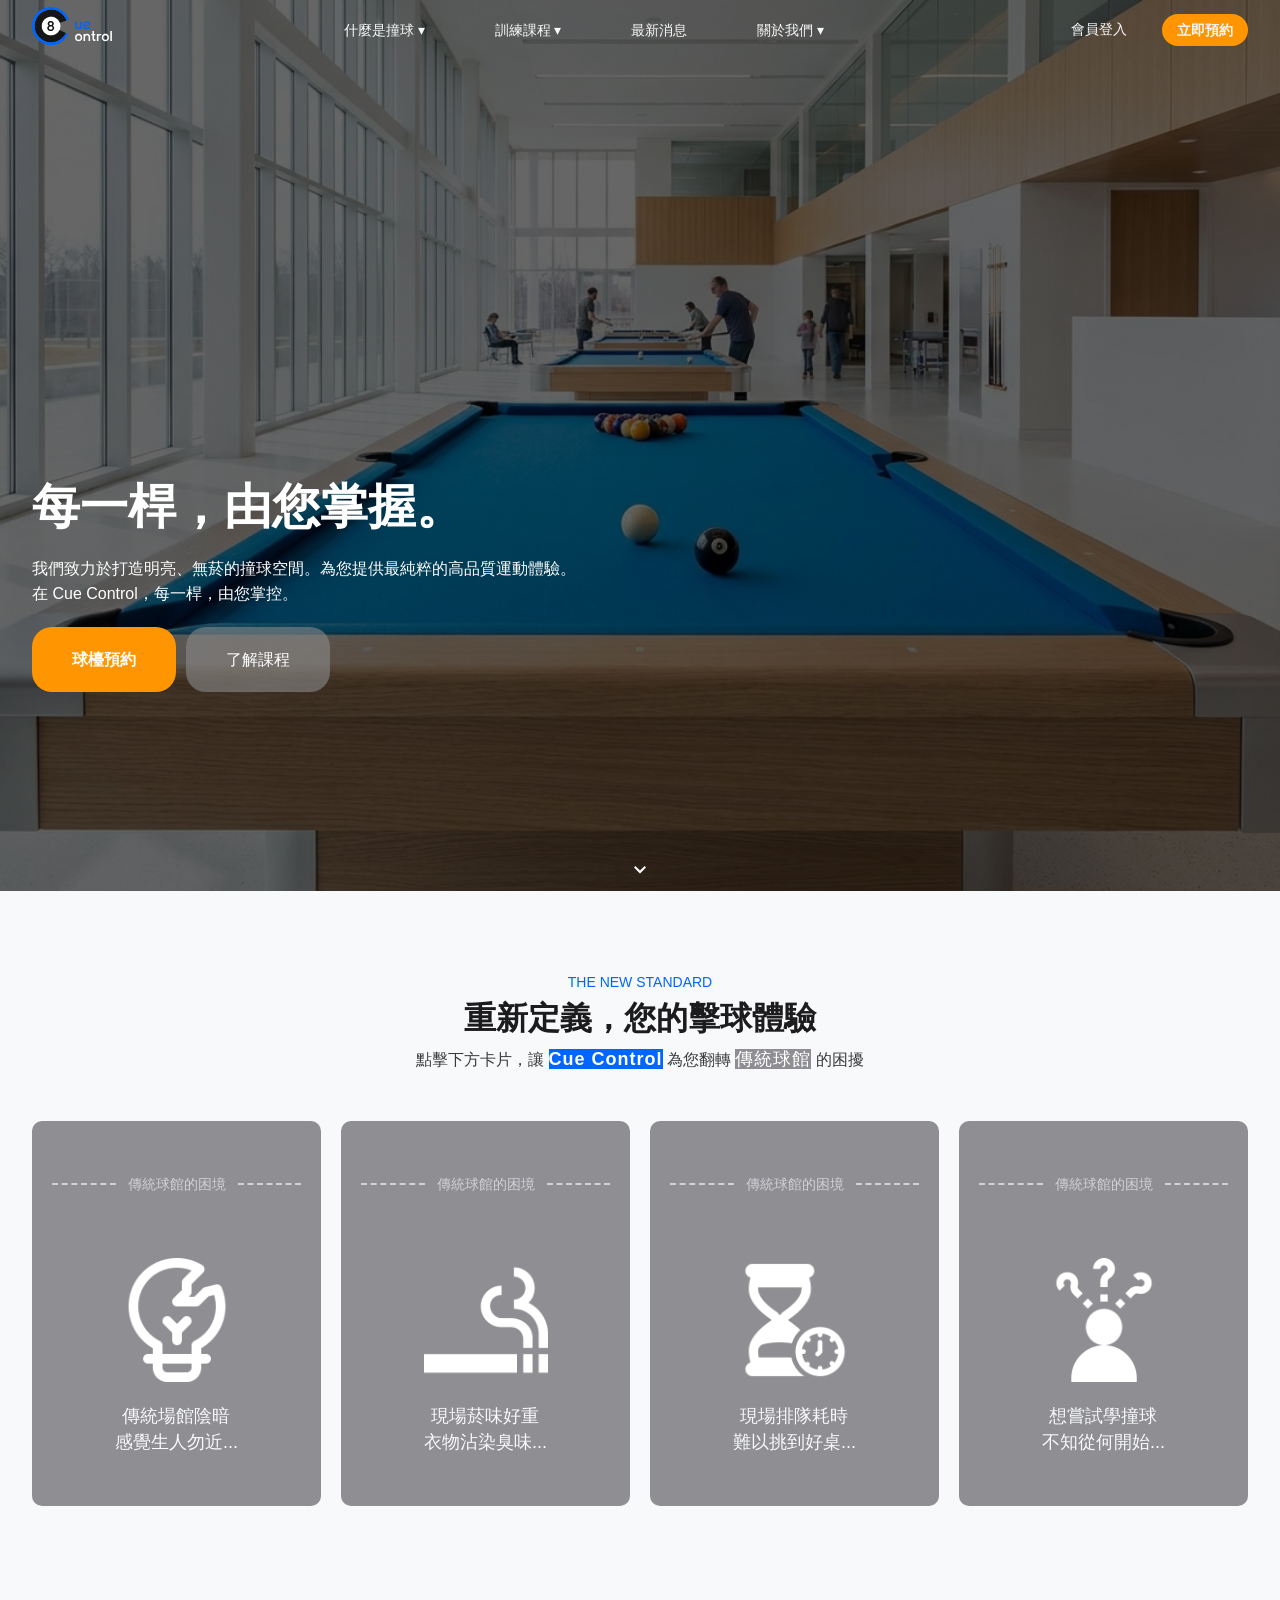
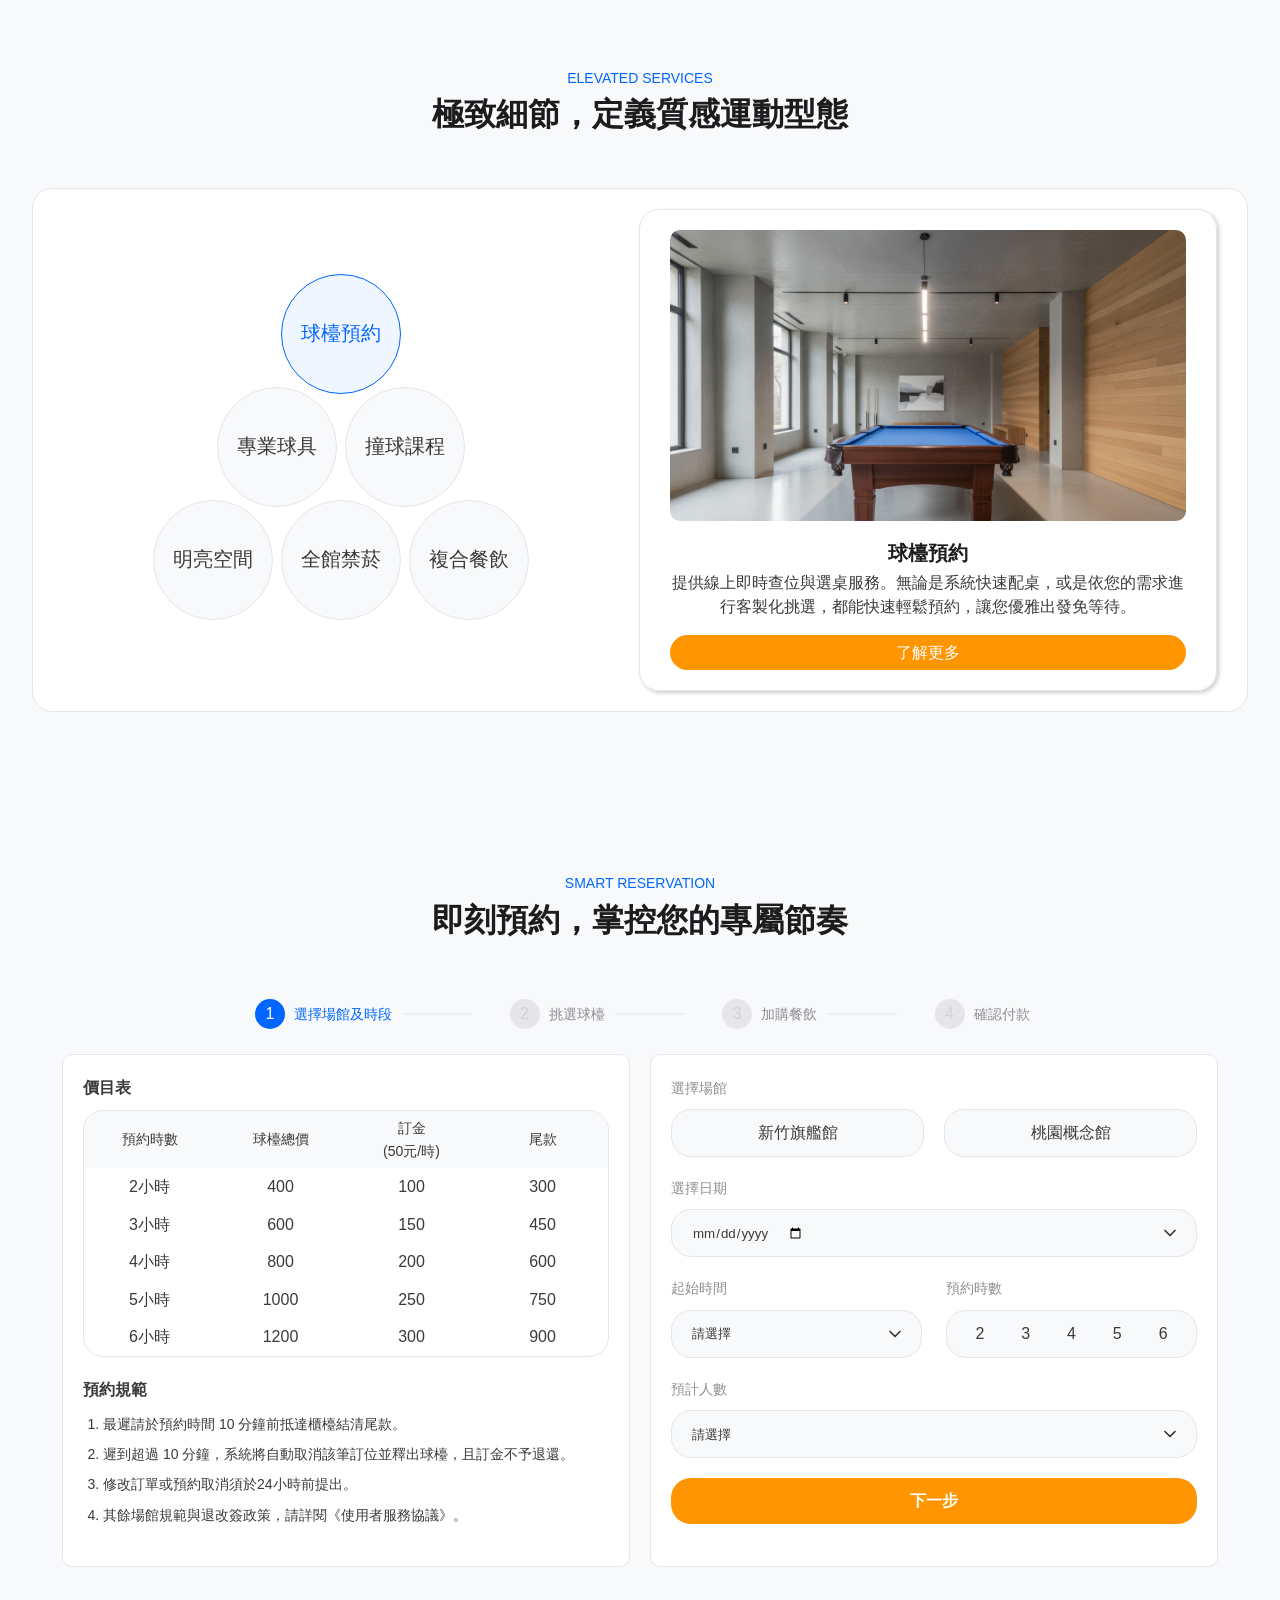
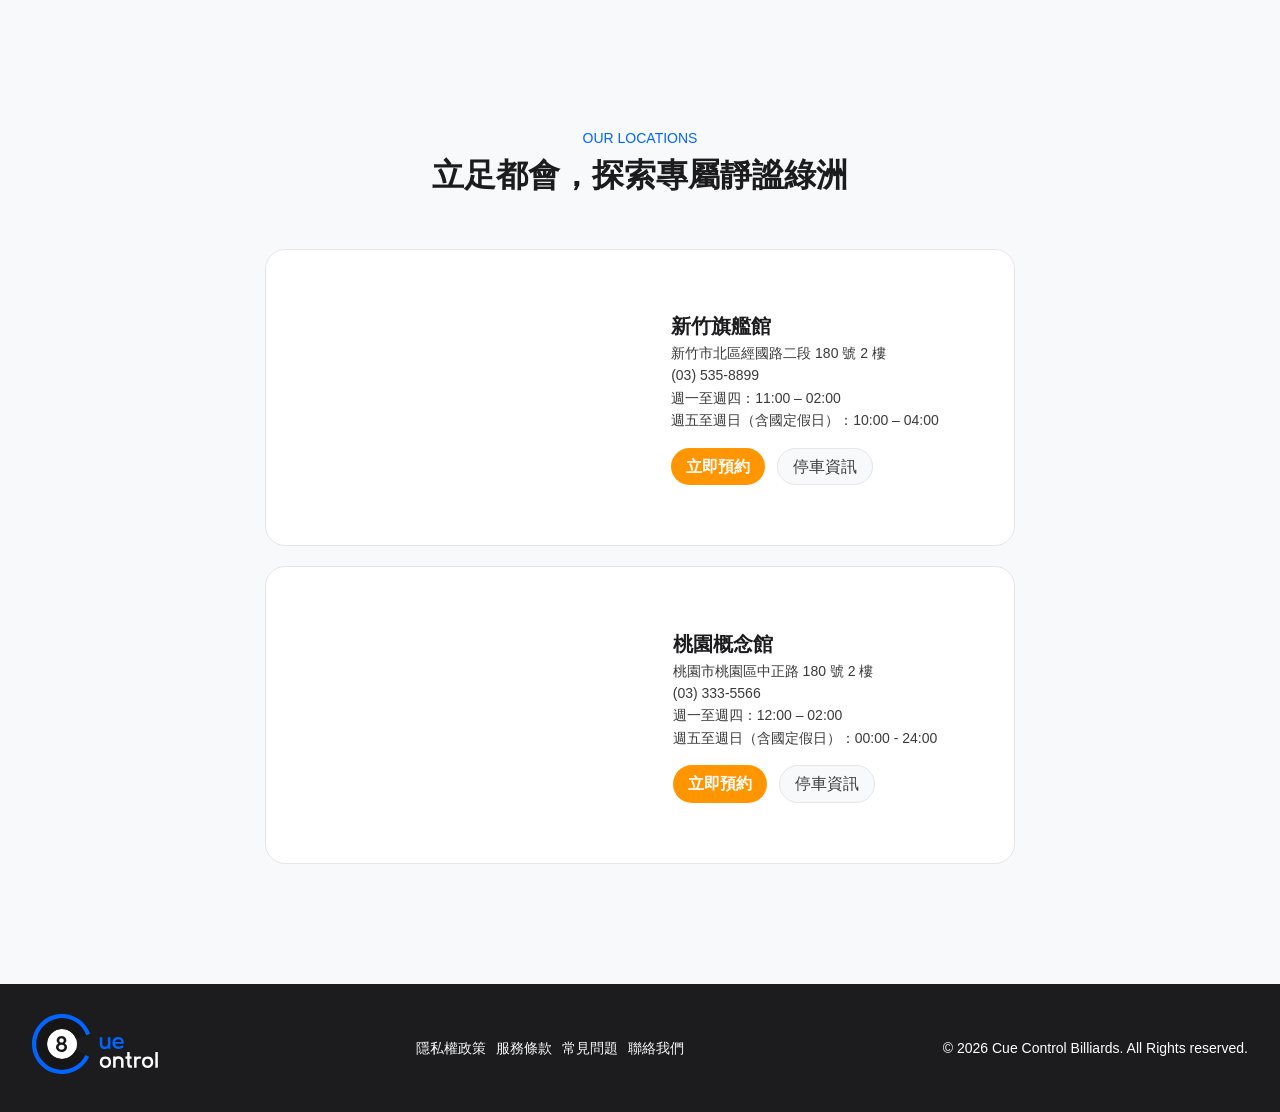
<file: index.html>
<!DOCTYPE html>
<html lang="zh-Hant">

<head>
    <meta charset="UTF-8">
    <meta name="viewport" content="width=device-width, initial-scale=1.0">
    <title>Cue Control</title>
    <link rel="stylesheet" href="./css/style.css">
    <link rel="icon" href="./images/logo.svg" type="image/png">
    <link rel="icon" href="./images/logo.svg" type="image/svg+xml">
</head>

<body>
    <!-- -----------------------------------------導覽列------------------------------- -->
    <header class="header">
        <nav class="container">
            <div class="left">
                <a href="index.html" class="logo"><img src="./images/logo-letter-dark-mode.svg" alt="logo"
                        class="logo-pic"></a>
            </div>
            <div class="center">
                <div class="dropdown">
                    <a href="" class="mid-btn nav-btn">什麼是撞球 ▾</a>
                    <div class="dropdown-content">
                        <a href="billiards.html">撞球知識指南</a>
                        <a href="">新手教學</a>
                    </div>
                </div>
                <div class="dropdown">
                    <a href="" class="mid-btn nav-btn">訓練課程 ▾</a>
                    <div class="dropdown-content">
                        <a href="">預約課程</a>
                        <a href="course.html">課程方案</a>
                    </div>
                </div>
                <a href="" class="mid-btn nav-btn">最新消息</a>
                <div class="dropdown">
                    <a href="" class="mid-btn nav-btn">關於我們 ▾</a>
                    <div class="dropdown-content">
                        <a href="about.html">品牌與場館</a>
                        <a href="menu.html">球檯價目及菜單</a>
                        <a href="coaches.html">專業師資團隊</a>
                    </div>
                </div>
            </div>
            <div class="right">
                <button type="button" class="mid-btn nav-btn login-btn js-login-modal-btn">會員登入</button>
                <a href="booking.html" class="cta-btn mid-btn nav-btn">立即預約</a>
            </div>
            <button type="button" class="burger-btn" aria-label="切換選單">
                <span class="burger-bar"></span>
                <span class="burger-bar"></span>
                <span class="burger-bar"></span>
            </button>
        </nav>
        <div class="mobile-drawer">
            <nav class="mobile-drawer-nav">
                <ul class="drawer-list">
                    <li class="drawer-li">
                        <a href="" class="drawer-link btn-nav-drawer">
                            什麼是撞球<img src="./images/arrow_down.svg" alt="" class="icon-nav-btn"></a>
                        <ul class="nav-btn-child-list ">
                            <li><a href="billiards.html" class="drawer-link">撞球知識指南</a></li>
                            <li><a href="" class="drawer-link">新手教學</a></li>
                        </ul>
                    </li>
                    <li class="drawer-li">
                        <a href="" class="drawer-link btn-nav-drawer">訓練課程<img src="./images/arrow_down.svg" alt=""
                                class="icon-nav-btn"></a>
                        <ul class="nav-btn-child-list">
                            <li><a href="" class="drawer-link">預約課程</a></li>
                            <li><a href="course.html" class="drawer-link">課程方案</a></li>
                        </ul>
                    </li>
                    <li>
                        <a href="" class="drawer-link">最新消息</a>
                    </li>
                    <li class="drawer-li">
                        <a href="" class="drawer-link btn-nav-drawer">關於我們<img src="./images/arrow_down.svg" alt=""
                                class="icon-nav-btn"></a>
                        <ul class="nav-btn-child-list">
                            <li><a href="about.html" class="drawer-link">品牌與場館</a></li>
                            <li><a href="menu.html" class="drawer-link">球檯價目及菜單</a></li>
                            <li><a href="coaches.html" class="drawer-link">專業師資團隊</a></li>
                        </ul>
                    </li>
                    <li>
                        <button type="button" class="drawer-link login-btn js-login-modal-btn">會員登入</button>
                    </li>
                    <li>
                        <a href="booking.html" class="drawer-link cta-btn">立即預約</a>
                    </li>
                </ul>

            </nav>
        </div>
    </header>

    <main>
        <dialog class="modal-login" id="loginModal">
            <button class="close-btn-area" type="button">
                <img src="./images/close.svg" alt="" id="closeBtn" class="close-btn">
            </button>
            <div class="login-top">
                <!-- <h3>只差最後一步了！</h3> -->
                <h3 class="text-title-medium login-title">登入</h3>
            </div>
            <form class="login-box">
                <div class="mem-block">
                    <label for="mem-id">手機號碼 / Email</label>
                    <input type="text" placeholder="請輸入帳號" id="mem-id">
                </div>
                <div class="mem-block">
                    <div class="mem-psw-box">
                        <label for="mem-psw">密碼</label>
                        <a href="#" class="forget-psw">忘記密碼？</a>
                    </div>

                    <input type="password" placeholder="請輸入密碼" id="mem-psw">
                </div>
                <button type="submit" class="log-in" id="logIn">登入</button>
                <div class="register-block">
                    <p>還不是會員嗎？ <a href="#" class="register-btn">立即註冊</a></p>
                </div>
            </form>
        </dialog>
        <!-- --------------------------------------HERO 區---------------------------------- -->
        <section class="hero-section">
            <div class="container">
                <h1 class="text-hero">每一桿，由您掌握。</h1>
                <p class="text-body">我們致力於打造明亮、無菸的撞球空間。為您提供最純粹的高品質運動體驗。<br> 在 Cue
                    Control，每一桿，由您掌控。
                </p>
                <div class="hero-btns">
                    <a href="booking.html" class="cta-btn big-btn">球檯預約</a>
                    <a href="course.html" class="course big-btn">了解課程</a>
                </div>

            </div>
            <div class="arrow"><img src="./images/arrow_down.svg" alt="arrow">
                
            </div>
        </section>
        <!-- -------------------------------------傳統 VS 我們區------------------------------------ -->
        <section class="comparison-section">
            <div class="container">
                <div class="section-title">
                    <p class="text-muted eng-title">THE NEW STANDARD</p>
                    <h2 class="sevices-title text-title-large">重新定義，您的擊球體驗</h2>
                    <div class="hint-area">
                        <p class="card-hint-txt ">點擊下方卡片，讓 <span class="mark-brand">Cue Control</span> 為您翻轉 <span
                                class="mark-tradition">傳統球館</span> 的困擾</p>
                    </div>

                </div>
                <div class="compare-area-grid">
                    <div class="compare-card">
                        <div class="front-card">
                            <p class="title-front-card">傳統球館的困境
                            </p>
                            <div class="card-content">
                                <div class="compare-card-icon icon-broken-bulb"> </div>
                                <p class="compare-card-txt">傳統場館陰暗<br>感覺生人勿近...</p>
                            </div>

                        </div>
                        <div class="back-card">
                            <p class="title-back-card">Cue Control 的解方
                            </p>
                            <div class="card-content">
                                <div class="compare-card-icon icon-sun"> </div>
                                <p class="compare-card-txt">燈光明亮開闊<br>空間舒適乾淨</p>
                            </div>

                        </div>

                    </div>
                    <div class="compare-card">
                        <div class="front-card">
                            <p class="title-front-card">傳統球館的困境
                            </p>
                            <div class="card-content">
                                <div class="compare-card-icon icon-smoking"> </div>
                                <p class="compare-card-txt">現場菸味好重<br>衣物沾染臭味...</p>
                            </div>

                        </div>
                        <div class="back-card">
                            <p class="title-back-card">Cue Control 的解方
                            </p>
                            <div class="card-content">
                                <div class="compare-card-icon icon-no-smoking"> </div>
                                <p class="compare-card-txt">落實全館禁菸<br>享受清新空氣</p>
                            </div>

                        </div>

                    </div>
                    <div class="compare-card">
                        <div class="front-card">
                            <p class="title-front-card">傳統球館的困境
                            </p>
                            <div class="card-content">
                                <div class="compare-card-icon icon-sand-clock"> </div>
                                <p class="compare-card-txt">現場排隊耗時<br>難以挑到好桌...</p>
                            </div>

                        </div>
                        <div class="back-card">
                            <p class="title-back-card">Cue Control 的解方
                            </p>
                            <div class="card-content">
                                <div class="compare-card-icon icon-approve"> </div>
                                <p class="compare-card-txt">線上自主選桌<br>規格自由挑選</p>
                            </div>

                        </div>

                    </div>
                    <div class="compare-card">
                        <div class="front-card">
                            <p class="title-front-card">傳統球館的困境
                            </p>
                            <div class="card-content">
                                <div class="compare-card-icon icon-question"> </div>
                                <p class="compare-card-txt">想嘗試學撞球<br>不知從何開始...</p>
                            </div>

                        </div>
                        <div class="back-card">
                            <p class="title-back-card">Cue Control 的解方
                            </p>
                            <div class="card-content">
                                <div class="compare-card-icon icon-target"> </div>
                                <p class="compare-card-txt">專業師資指導<br>專屬教學球檯</p>
                            </div>

                        </div>

                    </div>
                </div>

            </div>
        </section>

        <!-- ----------------------------------服務介紹------------------------------ -->
        <section class="services-section">
            <div class="container">
                <div class="section-title">
                    <p class="text-muted eng-title">ELEVATED SERVICES</p>
                    <h2 class="sevices-title text-title-large">極致細節，定義質感運動型態</h2>
                </div>
                <div class="row">
                    <div class="col-left">
                        <div class="pyramid-row">
                            <button class="item bubble active" data-service="booking">球檯預約</button>
                        </div>
                        <div class="pyramid-row">
                            <button class="item bubble" data-service="hardware">專業球具</button>
                            <button class="item bubble" data-service="course">撞球課程</button>
                        </div>
                        <div class="pyramid-row">
                            <button class="item bubble" data-service="space">明亮空間</button>
                            <button class="item bubble" data-service="no-smoking">全館禁菸</button>
                            <button class="item bubble" data-service="food">複合餐飲</button>
                        </div>
                        <!-- <div class="ball-frame-pic"></div> -->
                    </div>
                    <div class="col-right">
                        <div class="pic ">
                            <img src="https://picsum.photos/400/300/?random=10" alt="booking"
                                class="img-service js-service-img">
                        </div>
                        <div class="info">
                            <h3 class="info-title text-title-medium js-service-title"></h3>
                            <p class="info-txt text-body js-service-desc"></p>
                            <a href="" class="mid-btn btn-more-info js-service-link">了解更多</a>
                        </div>
                    </div>
                </div>
            </div>
        </section>
        <!-- -----------------------------------預約區----------------------------------------- -->
        <section class="booking-section">
            <form class="container">
                <div class="section-title">
                    <p class="text-muted eng-title">SMART RESERVATION</p>
                    <h2 class="sevices-title text-title-large">即刻預約，掌控您的專屬節奏</h2>
                </div>
                <div class="progress-bar">
                    <ol class="stepper">
                        <li class="step-item active">
                            <span class="step-number">1</span>
                            <span class="current-step text-muted">選擇場館及時段</span>
                        </li>

                        <li class="step-item">
                            <span class="step-number">2</span>
                            <span class="step-text text-muted">挑選球檯</span>
                        </li>

                        <li class="step-item">
                            <span class="step-number">3</span>
                            <span class="step-text text-muted">加購餐飲</span>
                        </li>

                        <li class="step-item">
                            <span class="step-number">4</span>
                            <span class="step-text text-muted">確認付款</span>
                        </li>
                    </ol>
                </div>
                <!-- ---------------------------預約介紹及注意事項--------------------------- -->
                <div class="row">
                    <div class="col-left">
                        <div class="price-list topic">
                            <p class="rule-title text-muted">價目表</p>
                            <table class="price-table content">
                                <tr>
                                    <th>預約時數</th>
                                    <th>球檯總價</th>
                                    <th>訂金<br>
                                        (50元/時)</th>
                                    <th>尾款</th>
                                </tr>
                                <tr>
                                    <td>2小時</td>
                                    <td>400</td>
                                    <td>100</td>
                                    <td>300</td>
                                </tr>
                                <tr>
                                    <td>3小時</td>
                                    <td>600</td>
                                    <td>150</td>
                                    <td>450</td>
                                </tr>
                                <tr>
                                    <td>4小時</td>
                                    <td>800</td>
                                    <td>200</td>
                                    <td>600</td>
                                </tr>
                                <tr>
                                    <td>5小時</td>
                                    <td>1000</td>
                                    <td>250</td>
                                    <td>750</td>
                                </tr>
                                <tr>
                                    <td>6小時</td>
                                    <td>1200</td>
                                    <td>300</td>
                                    <td>900</td>
                                </tr>
                            </table>
                        </div>
                        <div class="notice topic">
                            <p class="rule-title text-muted text-area">預約規範</p>
                            <ol class="content">
                                <li>最遲請於預約時間 10 分鐘前抵達櫃檯結清尾款。</li>
                                <li>遲到超過 10 分鐘，系統將自動取消該筆訂位並釋出球檯，且訂金不予退還。</li>
                                <li>修改訂單或預約取消須於24小時前提出。</li>
                                <li>其餘場館規範與退改簽政策，請詳閱《使用者服務協議》。</li>
                            </ol>
                        </div>
                    </div>
                    <!-- ------------------------預約表單----------------------------- -->
                    <div class="col-right">
                        <div class="choose-store topic">
                            <p class="booking-title  text-muted">選擇場館</p>
                            <div class="store-options content">
                                <input type="radio" id="Hsinchu" value="Hsinchu" name="store">
                                <label for="Hsinchu" class="store-btn">新竹旗艦館</label>
                                <input type="radio" id="Taoyuan" value="Taoyuan" name="store">
                                <label for="Taoyuan" class="store-btn">桃園概念館</label>
                            </div>
                        </div>
                        <div class="choose-date topic">
                            <p class="booking-title text-muted">選擇日期</p>
                            <!-- 要用js寫日歷 -->
                            <div class="calender content">
                                <input type="date" class="pick-date time-input">
                            </div>
                        </div>

                        <div class="choose-time topic">
                            <div class="col">
                                <p class="booking-title text-muted">起始時間</p>
                                <!-- 這邊之後可以用js動態生成 options -->
                                <select name="start_time" id="" class="select-time time-input content">
                                    <option value="">請選擇</option>
                                    <option value="17:00">下午 5:00</option>
                                    <option value="17:15">下午 5:15</option>
                                    <option value="17:30">下午 5:30</option>
                                    <option value="17:45">下午 5:45</option>
                                    <option value="18:00">下午 6:00</option>
                                </select>
                            </div>
                            <div class="col">
                                <p class="booking-title text-muted">預約時數</p>
                                <div class="hours time-input content">
                                    <input type="radio" id="hr-2" value="2" name="hour">
                                    <label for="hr-2" class="hour-btn">2</label>
                                    <input type="radio" id="hr-3" value="3" name="hour">
                                    <label for="hr-3" class="hour-btn">3</label>
                                    <input type="radio" id="hr-4" value="4" name="hour">
                                    <label for="hr-4" class="hour-btn">4</label>
                                    <input type="radio" id="hr-5" value="5" name="hour">
                                    <label for="hr-5" class="hour-btn">5</label>
                                    <input type="radio" id="hr-6" value="6" name="hour">
                                    <label for="hr-6" class="hour-btn">6</label>
                                </div>
                            </div>
                        </div>
                        <div class="choose-people topic">
                            <p class="booking-title text-muted">預計人數</p>
                            <select name="num_people" id="" class="select-time time-input content">
                                <option value="">請選擇</option>
                                <option value="p-1">1 位</option>
                                <option value="p-2">2 位</option>
                                <option value="p-3">3 位</option>
                                <option value="p-4">4 位</option>
                                <option value="p-5">5 位</option>
                                <option value="p-6">6 位</option>
                                <option value="p-7">7 位</option>
                                <option value="p-8">8 位</option>
                            </select>

                        </div>
                        <a href="booking.html" class="next-step cta-btn topic">下一步</a>
                    </div>
                </div>
            </form>

        </section>

        <section class="branches-section">
            <div class="container">
                <div class="section-title">
                    <p class="text-muted eng-title">OUR LOCATIONS</p>
                    <h2 class="sevices-title text-title-large">立足都會，探索專屬靜謐綠洲</h2>
                </div>
                <div class="col">
                    <div class="card">
                        <div class="card-left">

                            <div class="store-pic">
                                <iframe
                                    src="https://www.google.com/maps/embed?pb=!1m18!1m12!1m3!1d2958.469034317699!2d120.9560270417544!3d24.818574749343306!2m3!1f0!2f0!3f0!3m2!1i1024!2i768!4f13.1!3m3!1m2!1s0x346835b043229afb%3A0x4fde51b1b6aee2aa!2zQmFzZeWfuuWcsOmjm-mPouaSnueQg-mkqA!5e0!3m2!1szh-TW!2stw!4v1782310406148!5m2!1szh-TW!2stw"
                                    width="300" height="240" style="border:0;" allowfullscreen="" loading="lazy"
                                    referrerpolicy="strict-origin-when-cross-origin"></iframe>
                            </div>
                            <div class="store-txt">
                                <h3 class="text-title-medium">新竹旗艦館</h3>
                                <p class="address">新竹市北區經國路二段 180 號 2 樓</p>
                                <p class="tel">(03) 535-8899</p>
                                <p class="open-time">週一至週四：11:00 – 02:00 <br>
                                    週五至週日（含國定假日）：10:00 – 04:00</p>
                                <div class="branch-btn">
                                    <a href="booking.html" class="cta-btn mid-btn">立即預約</a>
                                    <a class="sec-btn mid-btn" href="https://maps.app.goo.gl/NPpUqSH1aFyz24Te9"
                                        title="開啟 google map" target="_blank">停車資訊</a>
                                </div>
                            </div>
                        </div>
                    </div>
                    <div class="card">
                        <div class="card-left">
                            <div class="store-pic">
                                <iframe
                                    src="https://www.google.com/maps/embed?pb=!1m18!1m12!1m3!1d12167.139770791166!2d121.22105448082995!3d24.95548726859206!2m3!1f0!2f0!3f0!3m2!1i1024!2i768!4f13.1!3m3!1m2!1s0x346822486ea5ef63%3A0xcedf5e52fe6766ef!2z6JeN5aSp5pKe55CD5aC0KOS4reWjouW6lyk!5e0!3m2!1szh-TW!2stw!4v1782310682860!5m2!1szh-TW!2stw"
                                    width="300" height="240" style="border:0;" allowfullscreen="" loading="lazy"
                                    referrerpolicy="strict-origin-when-cross-origin"></iframe>
                            </div>
                            <div class="store-txt">
                                <h3 class="text-title-medium">桃園概念館</h3>
                                <p class="address">桃園市桃園區中正路 180 號 2 樓</p>
                                <p class="tel">(03) 333-5566</p>
                                <p class="open-time">週一至週四：12:00 – 02:00<br>
                                    週五至週日（含國定假日）：00:00 - 24:00</p>

                                <div class="branch-btn">
                                    <a href="booking.html" class="cta-btn mid-btn">立即預約</a>
                                    <a class="sec-btn mid-btn" href="https://maps.app.goo.gl/suRcT2aDp1WyYLLZ6"
                                        title="開啟 google map" target="_blank">停車資訊</a>
                                </div>
                            </div>
                        </div>


                    </div>
                </div>
            </div>

        </section>
        <section class="mobile-cta-banner">
            <h2 class="text-title-large">準備好上場了嗎？</h2>
            <p class="text-muted">立即預約您的專屬時段，體驗最高規格的撞球環境。</p>
            <a href="booking.html" class="cta-btn mid-btn">預約專屬球檯</a>
        </section>

        <nav class="mobile-bottom-nav">
            <a href="index.html" class="tab-item"> <span class="tab-icon icon-home" aria-hidden="true"></span><span
                    class="tab-title">首頁</span></a>
            <button type="button" class="tab-item js-login-modal-btn"><span class="tab-icon icon-person"
                    aria-hidden="true"></span><span class="tab-title">會員中心</span></button>
            <a href="booking.html" class="footer-cta-btn"><span class="tab-title">立即預約</span></a>
        </nav>
    </main>

    <footer class="footer">
        <div class="container">
            <div class="left">
                <picture>
                    <source media="(min-width: 768px)" srcset="./images/logo-letter-dark-mode.svg">
                    <img src="./images/logo-letter.svg" alt="logo" style="width: 100%; height: auto;">
                </picture>
            </div>
            <div class="center">
                <a href="" class="footer-btn">隱私權政策</a>
                <a href="" class="footer-btn">服務條款</a>
                <a href="" class="footer-btn">常見問題</a>
                <a href="" class="footer-btn">聯絡我們</a>
            </div>
            <div class="right">
                <p class="copyright">&copy; 2026 Cue Control Billiards. All Rights reserved.</p>
            </div>
        </div>
    </footer>
    <script src="./JS/vendors/jquery/jquery-4.0.0.min.js"></script>
    <script src="./JS/global.js"></script>
    <script src="./JS/index.js"></script>
</body>

</html>
</file>
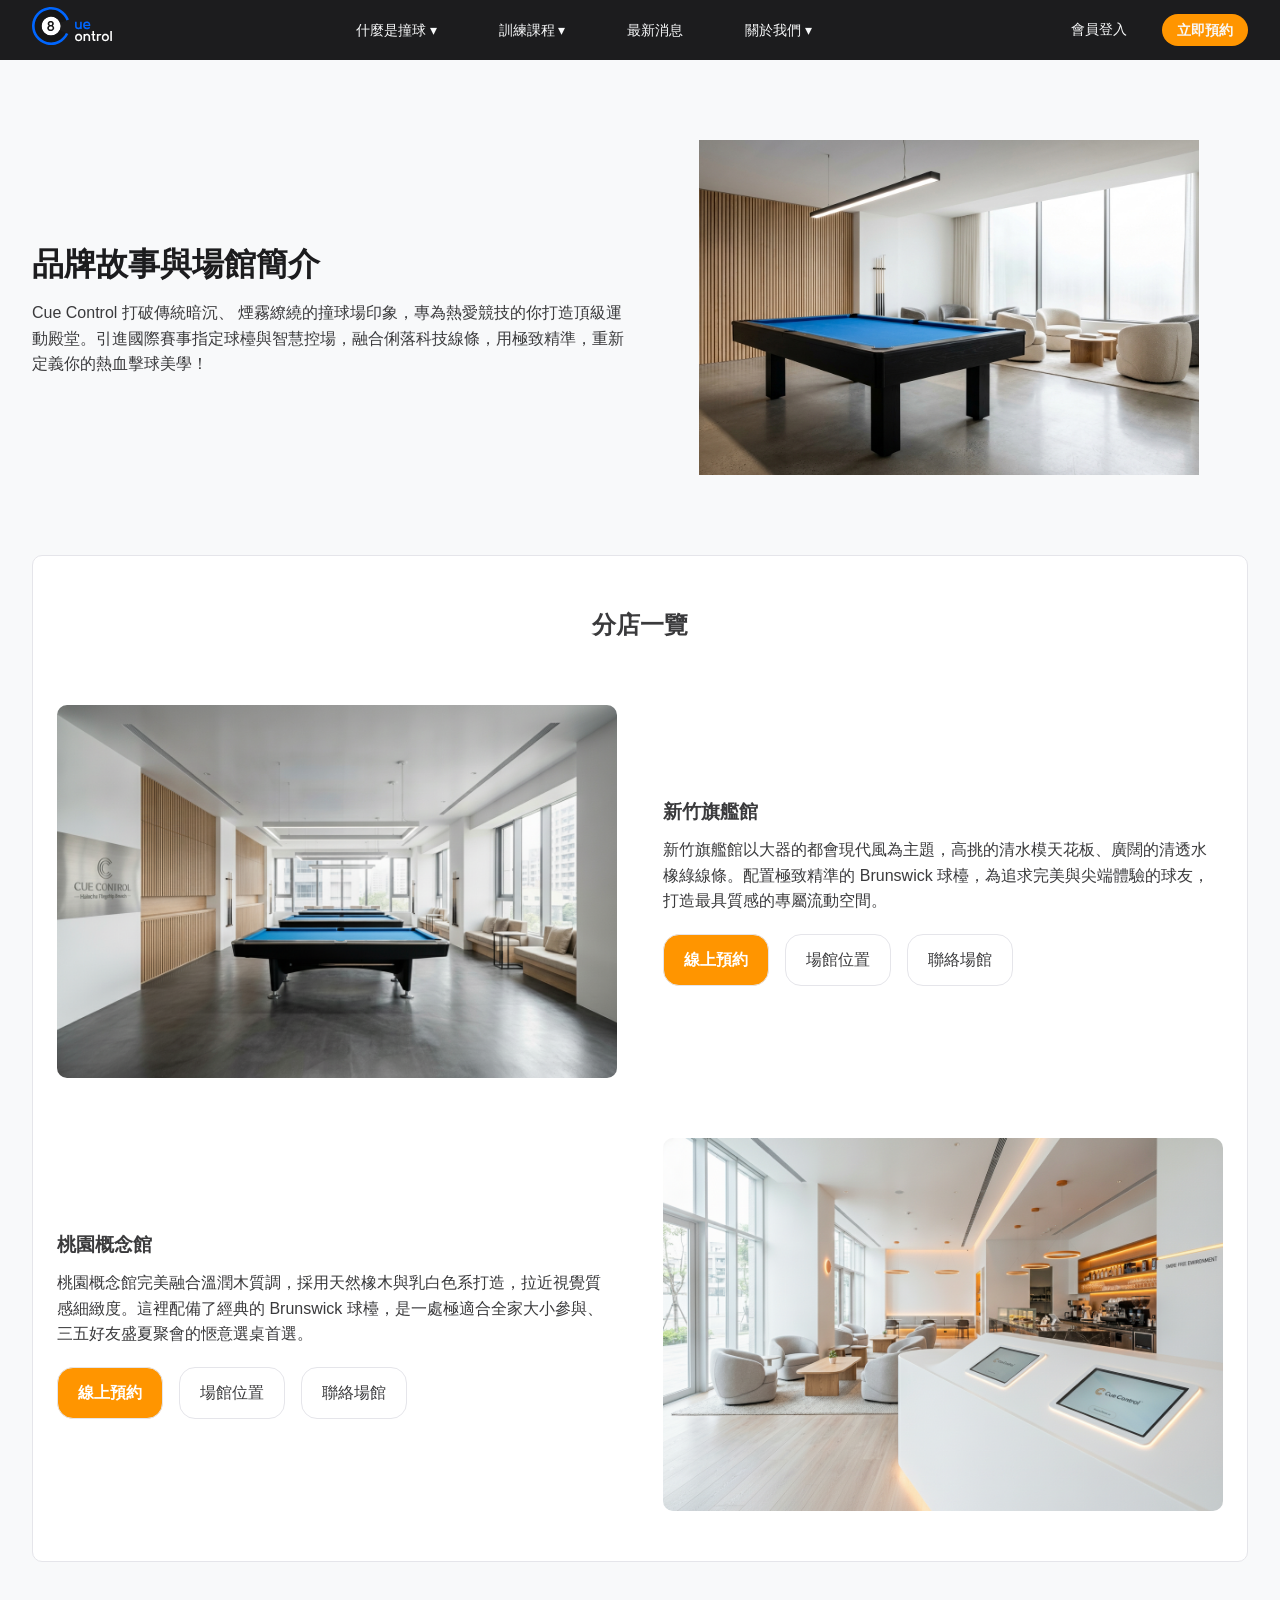
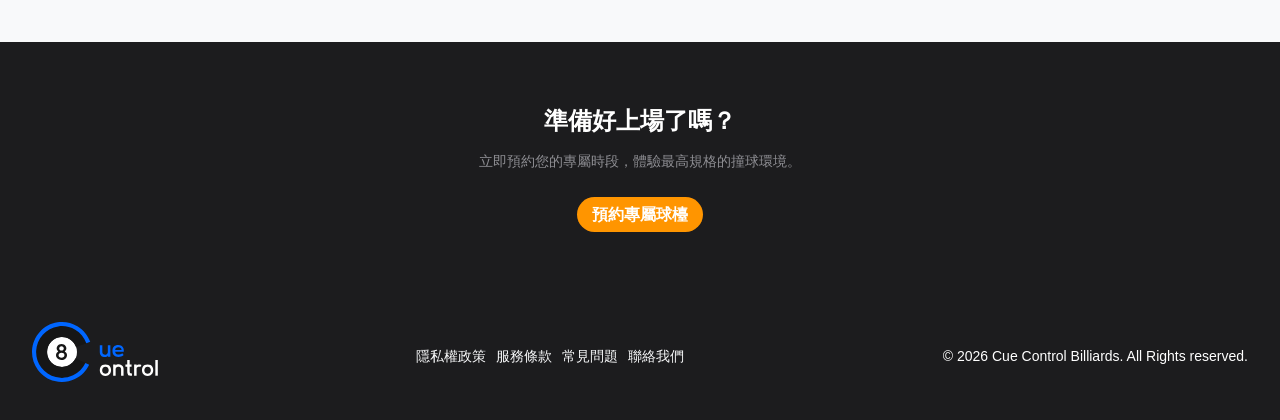
<file: about.html>
<!DOCTYPE html>
<html lang="zh-Hant">

<head>
    <meta charset="UTF-8">
    <meta name="viewport" content="width=device-width, initial-scale=1.0">
    <title>品牌與場館簡介</title>
    <link rel="stylesheet" href="./css/global.css">
    <link rel="stylesheet" href="./css/about.css">
    <link rel="icon" href="./images/logo.svg" type="image/png">
    <link rel="icon" href="./images/logo.svg" type="image/svg+xml">
</head>

<body>

    <header class="header header-internal">
        <nav class="container">
            <div class="left">
                <a href="index.html" class="logo"><img src="./images/logo-letter-dark-mode.svg" alt="logo"
                        class="logo-pic"></a>
            </div>
            <div class="center">
                <div class="dropdown">
                    <a href="" class="mid-btn nav-btn">什麼是撞球 ▾</a>
                    <div class="dropdown-content">
                        <a href="billiards.html">撞球知識指南</a>
                        <a href="">新手教學</a>
                    </div>
                </div>
                <div class="dropdown">
                    <a href="" class="mid-btn nav-btn">訓練課程 ▾</a>
                    <div class="dropdown-content">
                        <a href="">預約課程</a>
                        <a href="course.html">課程方案</a>
                    </div>
                </div>
                <a href="" class="mid-btn nav-btn">最新消息</a>
                <div class="dropdown">
                    <a href="" class="mid-btn nav-btn">關於我們 ▾</a>
                    <div class="dropdown-content">
                        <a href="about.html">品牌與場館</a>
                        <a href="menu.html">球檯價目及菜單</a>
                        <a href="coaches.html">專業師資團隊</a>
                    </div>
                </div>
            </div>
            <div class="right">
                <button type="button" class="mid-btn nav-btn login-btn js-login-modal-btn">會員登入</button>
                <a href="booking.html" class="cta-btn mid-btn nav-btn">立即預約</a>
            </div>
            <button type="button" class="burger-btn" aria-label="切換選單">
                <span class="burger-bar"></span>
                <span class="burger-bar"></span>
                <span class="burger-bar"></span>
            </button>
        </nav>
        <div class="mobile-drawer">
            <nav class="mobile-drawer-nav">
                <ul class="drawer-list">
                    <li class="drawer-li">
                        <a href="" class="drawer-link btn-nav-drawer">
                            什麼是撞球<img src="./images/arrow_down.svg" alt="" class="icon-nav-btn"></a>
                        <ul class="nav-btn-child-list ">
                            <li><a href="billiards.html" class="drawer-link">撞球知識指南</a></li>
                            <li><a href="" class="drawer-link">新手教學</a></li>
                        </ul>
                    </li>
                    <li class="drawer-li">
                        <a href="" class="drawer-link btn-nav-drawer">訓練課程<img src="./images/arrow_down.svg" alt=""
                                class="icon-nav-btn"></a>
                        <ul class="nav-btn-child-list">
                            <li><a href="" class="drawer-link">預約課程</a></li>
                            <li><a href="course.html" class="drawer-link">課程方案</a></li>
                        </ul>
                    </li>
                    <li>
                        <a href="" class="drawer-link">最新消息</a>
                    </li>
                    <li class="drawer-li">
                        <a href="" class="drawer-link btn-nav-drawer">關於我們<img src="./images/arrow_down.svg" alt=""
                                class="icon-nav-btn"></a>
                        <ul class="nav-btn-child-list">
                            <li><a href="about.html" class="drawer-link">品牌與場館</a></li>
                            <li><a href="menu.html" class="drawer-link">球檯價目及菜單</a></li>
                            <li><a href="coaches.html" class="drawer-link">專業師資團隊</a></li>
                        </ul>
                    </li>
                    <li>
                        <button type="button" class="drawer-link login-btn js-login-modal-btn">會員登入</button>
                    </li>
                    <li>
                        <a href="booking.html" class="drawer-link cta-btn">立即預約</a>
                    </li>
                </ul>
            </nav>
        </div>
    </header>

    <main>
        <dialog class="modal-login" id="loginModal">
            <button class="close-btn-area" type="button">
                <img src="./images/close.svg" alt="" id="closeBtn" class="close-btn">
            </button>
            <div class="login-top">
                <!-- <h3>只差最後一步了！</h3> -->
                <h3 class="text-title-medium login-title">登入</h3>
            </div>
            <form class="login-box">
                <div class="mem-block">
                    <label for="mem-id">手機號碼 / Email</label>
                    <input type="text" placeholder="請輸入帳號" id="mem-id">
                </div>
                <div class="mem-block">
                    <div class="mem-psw-box">
                        <label for="mem-psw">密碼</label>
                        <a href="#" class="forget-psw">忘記密碼？</a>
                    </div>

                    <input type="password" placeholder="請輸入密碼" id="mem-psw">
                </div>
                <button type="submit" class="log-in" id="logIn">登入</button>
                <div class="register-block">
                    <p>還不是會員嗎？ <a href="#" class="register-btn">立即註冊</a></p>
                </div>
            </form>
        </dialog>
        <section class="about-manifesto">
            <div class="container">
                <div class="about-manifesto-content">

                    <h1 class="text-title-large">品牌故事與場館簡介</h1>
                    <p class="text-body">
                        Cue Control 打破傳統暗沉、
                        煙霧繚繞的撞球場印象，專為熱愛競技的你打造頂級運動殿堂。引進國際賽事指定球檯與智慧控場，融合俐落科技線條，用極致精準，重新定義你的熱血擊球美學！
                    </p>
                </div>
                <div class="about-manifesto-image-wrapper">
                    <img src="./images/brand-intro.png" alt="Cue Control 奢華撞球空間" class="about-img">
                </div>


            </div>
        </section>

        <section class="about-locations">
            <div class="container">
                <div class="card">
                    <div class="about-locations__header">
                        <h2 class="head-title">分店一覽</h2>
                    </div>

                    <article class="location-card">
                        <div class="location-card__image-wrapper">
                            <img src="./images/storeimg_hsinchu.png" alt="新竹旗艦館實景" class="location-card-img">
                        </div>
                        <div class="location-card__content">
                            <h3 class="location-card__title">新竹旗艦館</h3>
                            <p class="about-page__paragraph">新竹旗艦館以大器的都會現代風為主題，高挑的清水模天花板、廣闊的清透水橡綠線條。配置極致精準的 Brunswick
                                球檯，為追求完美與尖端體驗的球友，打造最具質感的專屬流動空間。
                            </p>
                            <div class="location-card__actions">
                                <a href="booking.html" class="btn cta-btn">線上預約</a>
                                <a href="https://maps.app.goo.gl/NPpUqSH1aFyz24Te9" class="btn btn--secondary"
                                    title="開啟 google map" target="_blank">場館位置</a>
                                <a href="tel:+88635358899" class="btn btn--secondary">聯絡場館</a>
                            </div>
                        </div>
                    </article>

                    <article class="location-card location-card--reverse">
                        <div class="location-card__content">
                            <h3 class="location-card__title">桃園概念館</h3>
                            <p class="about-page__paragraph">桃園概念館完美融合溫潤木質調，採用天然橡木與乳白色系打造，拉近視覺質感細緻度。這裡配備了經典的 Brunswick
                                球檯，是一處極適合全家大小參與、三五好友盛夏聚會的愜意選桌首選。
                            </p>
                            <div class="location-card__actions">
                                <a href="booking.html" class="btn cta-btn">線上預約</a>
                                <a href="https://maps.app.goo.gl/suRcT2aDp1WyYLLZ6" class="btn btn--secondary"
                                    title="開啟 google map" target="_blank">場館位置</a>
                                <a href="tel:+88633335566" class="btn btn--secondary">聯絡場館</a>
                            </div>
                        </div>
                        <div class="location-card__image-wrapper">
                            <img src="./images/storeimg_taoyuan.png" alt="桃園概念館實景" class="location-card-img">
                        </div>
                    </article>
                </div>

            </div>
        </section>



        <section class="mobile-cta-banner">
            <h2 class="text-title-large">準備好上場了嗎？</h2>
            <p class="text-muted">立即預約您的專屬時段，體驗最高規格的撞球環境。</p>
            <a href="booking.html" class="cta-btn mid-btn">預約專屬球檯</a>

        </section>
        <nav class="mobile-bottom-nav">
            <a href="index.html" class="tab-item"> <span class="tab-icon icon-home" aria-hidden="true"></span><span
                    class="tab-title">首頁</span></a>
            <button type="button" class="tab-item js-login-modal-btn"><span class="tab-icon icon-person"
                    aria-hidden="true"></span><span class="tab-title">會員中心</span></button>
            <a href="booking.html" class="footer-cta-btn"><span class="tab-title">立即預約</span></a>
        </nav>
    </main>

    <footer class="footer">
        <div class="container">
            <div class="left">
                <picture>
                    <source media="(min-width: 768px)" srcset="./images/logo-letter-dark-mode.svg">
                    <img src="./images/logo-letter.svg" alt="logo" style="width: 100%; height: auto;">
                </picture>
            </div>
            <div class="center">
                <a href="" class="footer-btn">隱私權政策</a>
                <a href="" class="footer-btn">服務條款</a>
                <a href="" class="footer-btn">常見問題</a>
                <a href="" class="footer-btn">聯絡我們</a>
            </div>
            <div class="right">
                <p class="copyright">&copy; 2026 Cue Control Billiards. All Rights reserved.</p>
            </div>
        </div>
    </footer>
    <script src="./JS/global.js"></script>
</body>

</html>
</file>
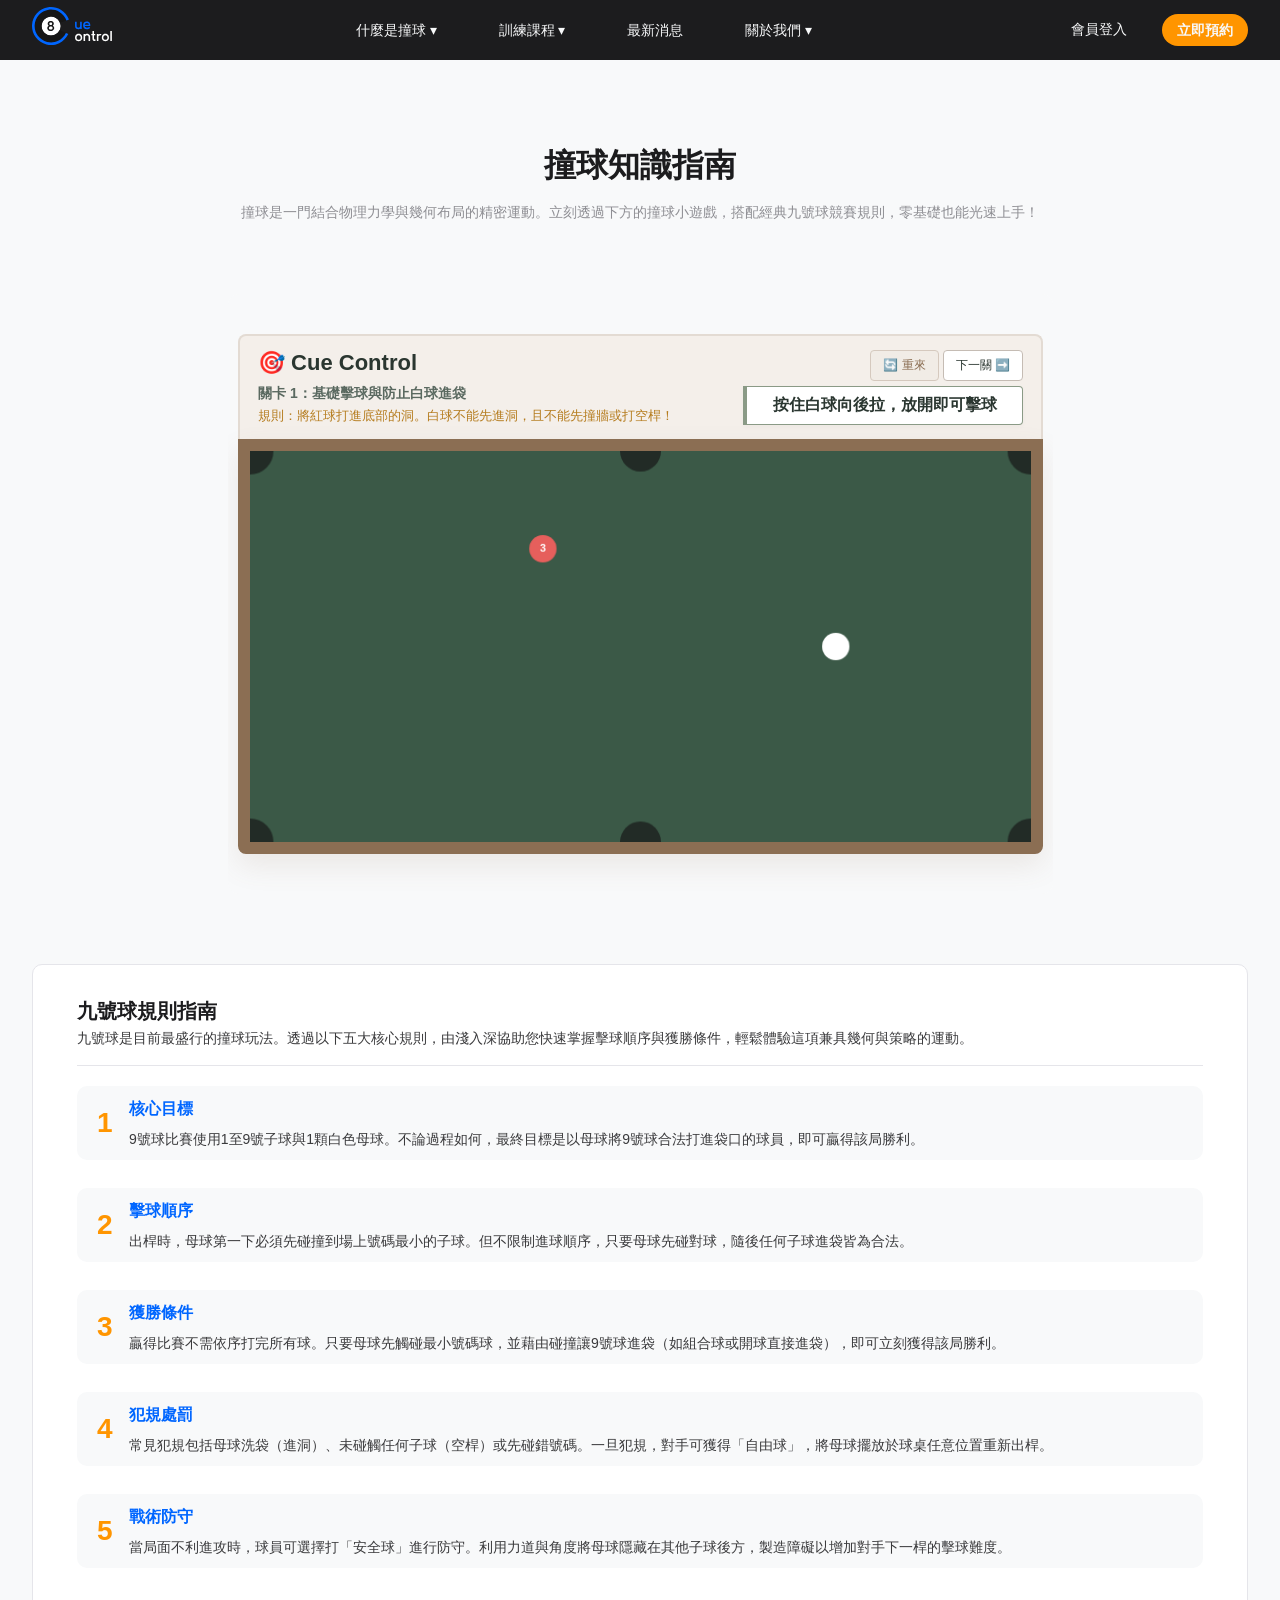
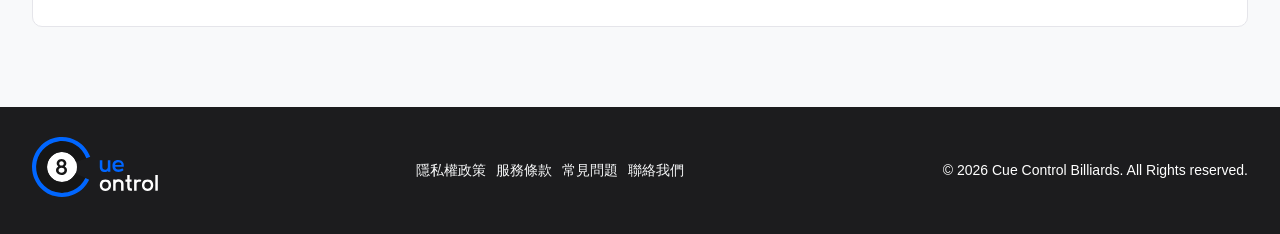
<file: billiards.html>
<!DOCTYPE html>
<html lang="zh-Hant">

<head>
    <meta charset="UTF-8">
    <meta name="viewport" content="width=device-width, initial-scale=1.0">
    <title>撞球知識指南 - Cue Control</title>
    <link rel="stylesheet" href="./css/global.css">
    <link rel="stylesheet" href="./css/billiards.css">
    <link rel="icon" href="./images/logo.svg" type="image/png">
    <link rel="icon" href="./images/logo.svg" type="image/svg+xml">
</head>

<body>

    <header class="header header-internal">
        <nav class="container">
            <div class="left">
                <a href="index.html" class="logo"><img src="./images/logo-letter-dark-mode.svg" alt="logo"
                        class="logo-pic"></a>
            </div>
            <div class="center">
                <div class="dropdown">
                    <a href="" class="mid-btn nav-btn">什麼是撞球 ▾</a>
                    <div class="dropdown-content">
                        <a href="billiards.html">撞球知識指南</a>
                        <a href="">新手教學</a>
                    </div>
                </div>
                <div class="dropdown">
                    <a href="" class="mid-btn nav-btn">訓練課程 ▾</a>
                    <div class="dropdown-content">
                        <a href="">預約課程</a>
                        <a href="course.html">課程方案</a>
                    </div>
                </div>
                <a href="" class="mid-btn nav-btn">最新消息</a>
                <div class="dropdown">
                    <a href="" class="mid-btn nav-btn">關於我們 ▾</a>
                    <div class="dropdown-content">
                        <a href="about.html">品牌與場館</a>
                        <a href="menu.html">球檯價目及菜單</a>
                        <a href="coaches.html">專業師資團隊</a>
                    </div>
                </div>
            </div>
            <div class="right">
                <button type="button" class="mid-btn nav-btn login-btn js-login-modal-btn">會員登入</button>
                <a href="booking.html" class="cta-btn mid-btn nav-btn">立即預約</a>
            </div>
            <button type="button" class="burger-btn" aria-label="切換選單">
                <span class="burger-bar"></span>
                <span class="burger-bar"></span>
                <span class="burger-bar"></span>
            </button>
        </nav>
        <div class="mobile-drawer">
            <nav class="mobile-drawer-nav">
                <ul class="drawer-list">
                    <li class="drawer-li">
                        <a href="" class="drawer-link btn-nav-drawer">
                            什麼是撞球<img src="./images/arrow_down.svg" alt="" class="icon-nav-btn"></a>
                        <ul class="nav-btn-child-list ">
                            <li><a href="billiards.html" class="drawer-link">撞球知識指南</a></li>
                            <li><a href="" class="drawer-link">新手教學</a></li>
                        </ul>
                    </li>
                    <li class="drawer-li">
                        <a href="" class="drawer-link btn-nav-drawer">訓練課程<img src="./images/arrow_down.svg" alt=""
                                class="icon-nav-btn"></a>
                        <ul class="nav-btn-child-list">
                            <li><a href="" class="drawer-link">預約課程</a></li>
                            <li><a href="course.html" class="drawer-link">課程方案</a></li>
                        </ul>
                    </li>
                    <li>
                        <a href="" class="drawer-link">最新消息</a>
                    </li>
                    <li class="drawer-li">
                        <a href="" class="drawer-link btn-nav-drawer">關於我們<img src="./images/arrow_down.svg" alt=""
                                class="icon-nav-btn"></a>
                        <ul class="nav-btn-child-list">
                            <li><a href="about.html" class="drawer-link">品牌與場館</a></li>
                            <li><a href="menu.html" class="drawer-link">球檯價目及菜單</a></li>
                            <li><a href="coaches.html" class="drawer-link">專業師資團隊</a></li>
                        </ul>
                    </li>
                    <li>
                        <button type="button" class="drawer-link login-btn js-login-modal-btn">會員登入</button>
                    </li>
                    <li>
                        <a href="booking.html" class="drawer-link cta-btn">立即預約</a>
                    </li>
                </ul>
            </nav>
        </div>
    </header>

    <main>
        <dialog class="modal-login" id="loginModal">
            <button class="close-btn-area" type="button">
                <img src="./images/close.svg" alt="" id="closeBtn" class="close-btn">
            </button>
            <div class="login-top">
                <!-- <h3>只差最後一步了！</h3> -->
                <h3 class="text-title-medium login-title">登入</h3>
            </div>
            <form class="login-box">
                <div class="mem-block">
                    <label for="mem-id">手機號碼 / Email</label>
                    <input type="text" placeholder="請輸入帳號" id="mem-id">
                </div>
                <div class="mem-block">
                    <div class="mem-psw-box">
                        <label for="mem-psw">密碼</label>
                        <a href="#" class="forget-psw">忘記密碼？</a>
                    </div>

                    <input type="password" placeholder="請輸入密碼" id="mem-psw">
                </div>
                <button type="submit" class="log-in" id="logIn">登入</button>
                <div class="register-block">
                    <p>還不是會員嗎？ <a href="#" class="register-btn">立即註冊</a></p>
                </div>
            </form>
        </dialog>
        <section class="game-section">
            <div class="container">
                <div class="section-title">
                    <h1 class="sevices-title text-title-large">撞球知識指南</h1>
                    <p class="text-muted eng-title">撞球是一門結合物理力學與幾何布局的精密運動。立刻透過下方的撞球小遊戲，搭配經典九號球競賽規則，零基礎也能光速上手！</p>
                </div>
                <div class="game-wrapper">
                    <!-- <iframe src="./snookerGame-test.html" frameborder="0" class="game-iframe "></iframe>
                    <br> -->
                    <iframe src="./snooker-8-rwd-3.html" frameborder="0" class="game-iframe"></iframe>
                </div>
                <div class="rule-section card">
                    <div class="title-section">
                        <h2 class="text-title-medium">九號球規則指南</h2>
                        <p class="sub-title text-muted">九號球是目前最盛行的撞球玩法。透過以下五大核心規則，由淺入深協助您快速掌握擊球順序與獲勝條件，輕鬆體驗這項兼具幾何與策略的運動。
                        </p>
                    </div>
                    <ol class="rule-list">
                        <li class="rule-item">
                            <p class="rule-num">1</p>
                            <div class="rule-content">
                                <h3 class="rule-title text-body">核心目標</h3>
                                <p class="rule-txt text-muted">
                                    9號球比賽使用1至9號子球與1顆白色母球。不論過程如何，最終目標是以母球將9號球合法打進袋口的球員，即可贏得該局勝利。</p>

                            </div>
                        </li>
                        <li class="rule-item">
                            <p class="rule-num">2</p>
                            <div class="rule-content">
                                <h3 class="rule-title text-body">擊球順序</h3>
                                <p class="rule-txt text-muted">出桿時，母球第一下必須先碰撞到場上號碼最小的子球。但不限制進球順序，只要母球先碰對球，隨後任何子球進袋皆為合法。
                                </p>

                            </div>
                        </li>
                        <li class="rule-item">
                            <p class="rule-num">3</p>
                            <div class="rule-content">
                                <h3 class="rule-title text-body">獲勝條件</h3>
                                <p class="rule-txt text-muted">
                                    贏得比賽不需依序打完所有球。只要母球先觸碰最小號碼球，並藉由碰撞讓9號球進袋（如組合球或開球直接進袋），即可立刻獲得該局勝利。</p>

                            </div>
                        </li>
                        <li class="rule-item">
                            <p class="rule-num">4</p>
                            <div class="rule-content">
                                <h3 class="rule-title text-body">犯規處罰</h3>
                                <p class="rule-txt text-muted">
                                    常見犯規包括母球洗袋（進洞）、未碰觸任何子球（空桿）或先碰錯號碼。一旦犯規，對手可獲得「自由球」，將母球擺放於球桌任意位置重新出桿。</p>

                            </div>
                        </li>
                        <li class="rule-item">
                            <p class="rule-num">5</p>
                            <div class="rule-content">
                                <h3 class="rule-title text-body">戰術防守</h3>
                                <p class="rule-txt text-muted">
                                    當局面不利進攻時，球員可選擇打「安全球」進行防守。利用力道與角度將母球隱藏在其他子球後方，製造障礙以增加對手下一桿的擊球難度。</p>

                            </div>
                        </li>
                    </ol>

                </div>
            </div>
        </section>
        <nav class="mobile-bottom-nav">
            <a href="index.html" class="tab-item"> <span class="tab-icon icon-home" aria-hidden="true"></span><span
                    class="tab-title">首頁</span></a>
            <button type="button" class="tab-item js-login-modal-btn"><span class="tab-icon icon-person"
                    aria-hidden="true"></span><span class="tab-title">會員中心</span></button>
            <a href="booking.html" class="footer-cta-btn"><span class="tab-title">立即預約</span></a>
        </nav>
    </main>

    <footer class="footer">
        <div class="container">
            <div class="left">
                <picture>
                    <source media="(min-width: 768px)" srcset="./images/logo-letter-dark-mode.svg">
                    <img src="./images/logo-letter.svg" alt="logo" style="width: 100%; height: auto;">
                </picture>
            </div>
            <div class="center">
                <a href="" class="footer-btn">隱私權政策</a>
                <a href="" class="footer-btn">服務條款</a>
                <a href="" class="footer-btn">常見問題</a>
                <a href="" class="footer-btn">聯絡我們</a>
            </div>
            <div class="right">
                <p class="copyright">&copy; 2026 Cue Control Billiards. All Rights reserved.</p>
            </div>
        </div>
    </footer>
    <script src="./JS/global.js"></script>
</body>

</html>
</file>
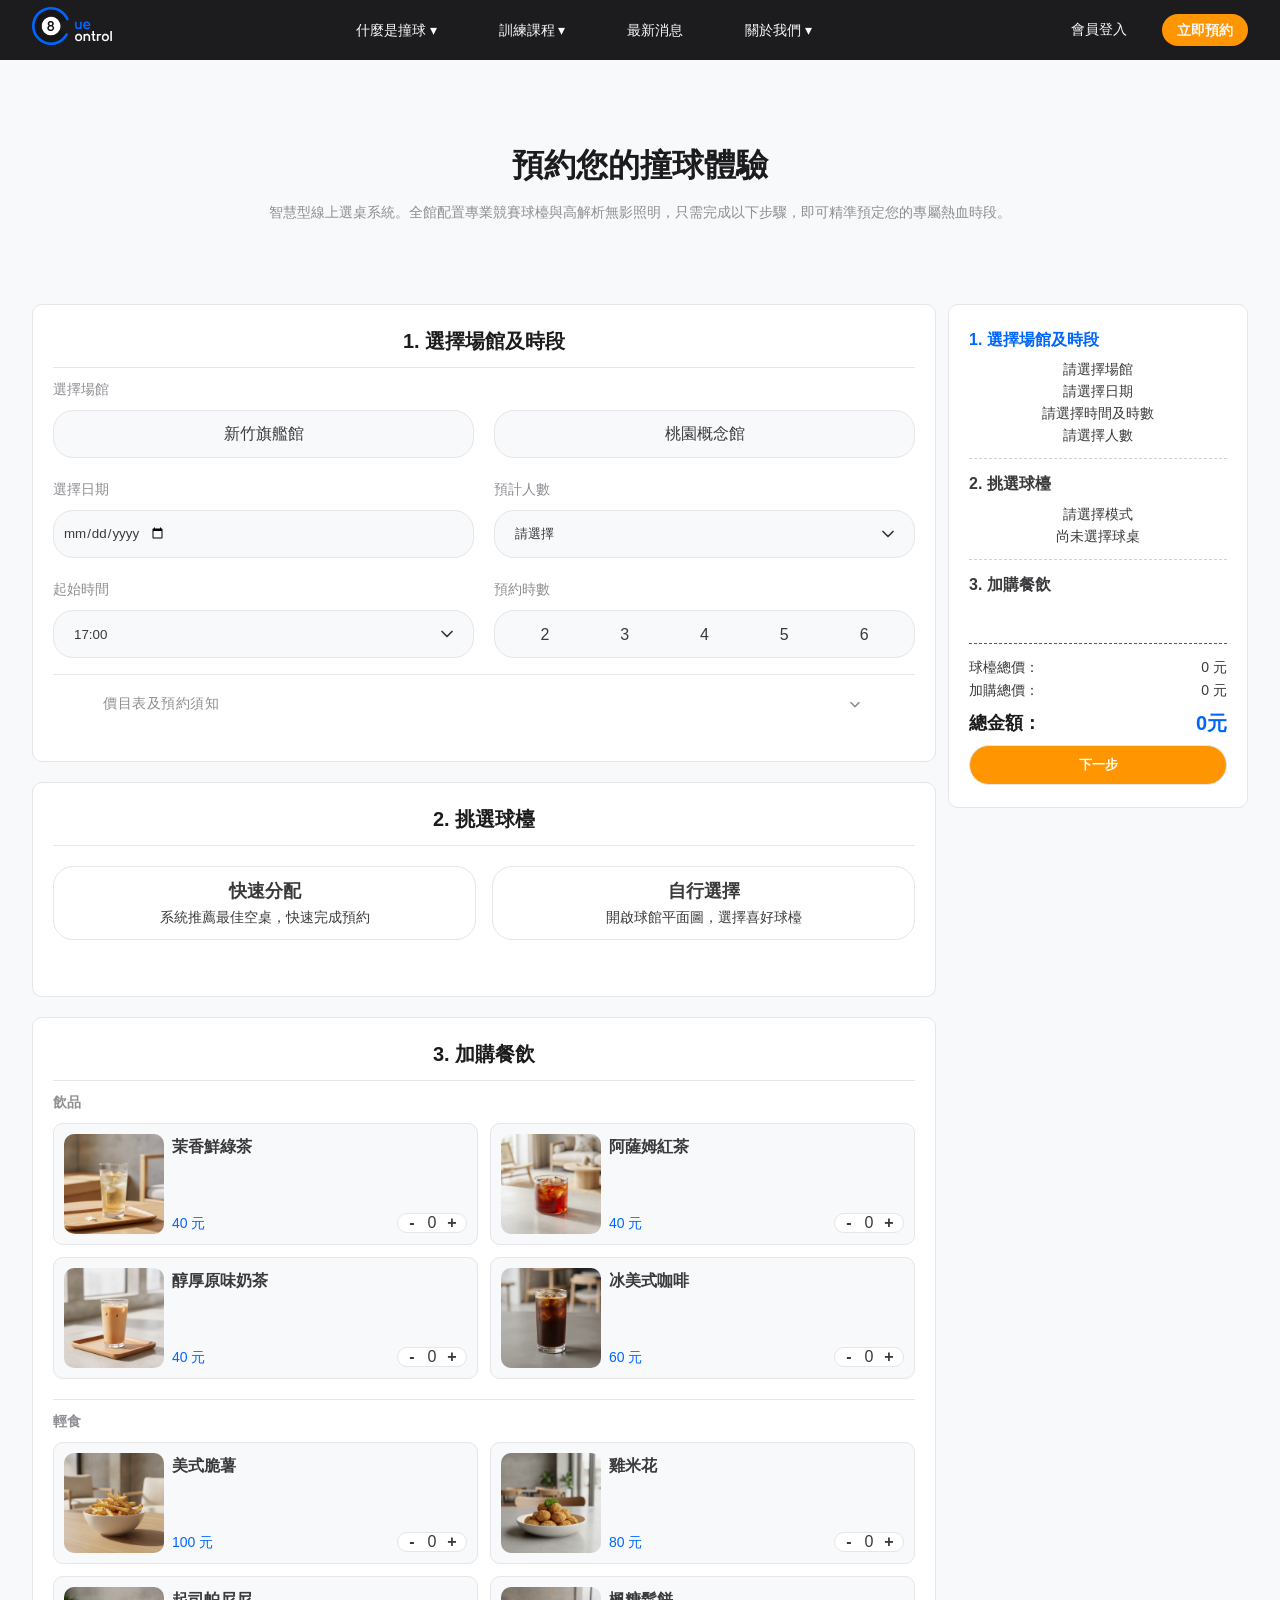
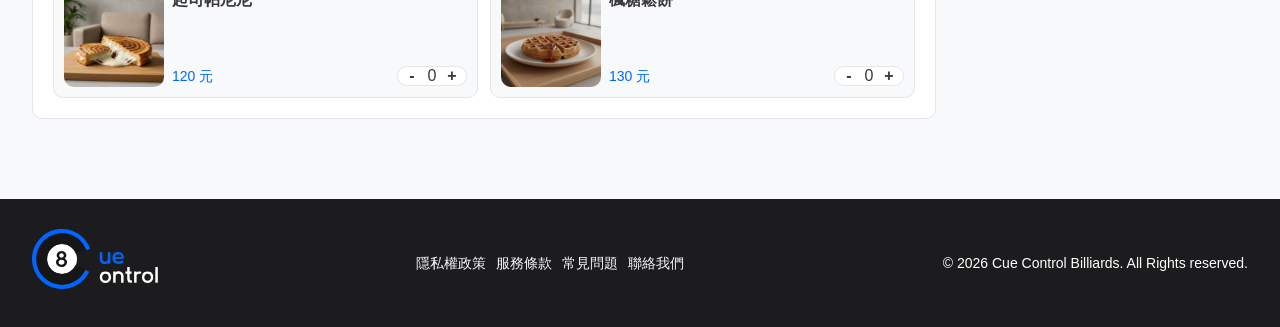
<file: booking.html>
<!DOCTYPE html>
<html lang="zh-Hant">

<head>
    <meta charset="UTF-8">
    <meta name="viewport" content="width=device-width, initial-scale=1.0">
    <title>預約您的撞球體驗 - Cue Control</title>
    <link rel="stylesheet" href="./css/global.css">
    <link rel="stylesheet" href="./css/booking.css">
    <link rel="icon" href="./images/logo.svg" type="image/png">
    <link rel="icon" href="./images/logo.svg" type="image/svg+xml">
</head>

<body>

    <header class="header header-internal">
        <nav class="container">
            <div class="left">
                <a href="index.html" class="logo"><img src="./images/logo-letter-dark-mode.svg" alt="logo"
                        class="logo-pic"></a>
            </div>
            <div class="center">
                <div class="dropdown">
                    <a href="" class="mid-btn nav-btn">什麼是撞球 ▾</a>
                    <div class="dropdown-content">
                        <a href="billiards.html">撞球知識指南</a>
                        <a href="">新手教學</a>
                    </div>
                </div>
                <div class="dropdown">
                    <a href="" class="mid-btn nav-btn">訓練課程 ▾</a>
                    <div class="dropdown-content">
                        <a href="">預約課程</a>
                        <a href="course.html">課程方案</a>
                    </div>
                </div>
                <a href="" class="mid-btn nav-btn">最新消息</a>
                <div class="dropdown">
                    <a href="" class="mid-btn nav-btn">關於我們 ▾</a>
                    <div class="dropdown-content">
                        <a href="about.html">品牌與場館</a>
                        <a href="menu.html">球檯價目及菜單</a>
                        <a href="coaches.html">專業師資團隊</a>
                    </div>
                </div>
            </div>
            <div class="right">
                <button type="button" class="mid-btn nav-btn login-btn js-login-modal-btn">會員登入</button>
                <a href="booking.html" class="cta-btn mid-btn nav-btn">立即預約</a>
            </div>
            <button type="button" class="burger-btn" aria-label="切換選單">
                <span class="burger-bar"></span>
                <span class="burger-bar"></span>
                <span class="burger-bar"></span>
            </button>
        </nav>
        <div class="mobile-drawer">
            <nav class="mobile-drawer-nav">
                <ul class="drawer-list">
                    <li class="drawer-li">
                        <a href="" class="drawer-link btn-nav-drawer">
                            什麼是撞球<img src="./images/arrow_down.svg" alt="" class="icon-nav-btn"></a>
                        <ul class="nav-btn-child-list ">
                            <li><a href="billiards.html" class="drawer-link">撞球知識指南</a></li>
                            <li><a href="" class="drawer-link">新手教學</a></li>
                        </ul>
                    </li>
                    <li class="drawer-li">
                        <a href="" class="drawer-link btn-nav-drawer">訓練課程<img src="./images/arrow_down.svg" alt=""
                                class="icon-nav-btn"></a>
                        <ul class="nav-btn-child-list">
                            <li><a href="" class="drawer-link">預約課程</a></li>
                            <li><a href="course.html" class="drawer-link">課程方案</a></li>
                        </ul>
                    </li>
                    <li>
                        <a href="" class="drawer-link">最新消息</a>
                    </li>
                    <li class="drawer-li">
                        <a href="" class="drawer-link btn-nav-drawer">關於我們<img src="./images/arrow_down.svg" alt=""
                                class="icon-nav-btn"></a>
                        <ul class="nav-btn-child-list">
                            <li><a href="about.html" class="drawer-link">品牌與場館</a></li>
                            <li><a href="menu.html" class="drawer-link">球檯價目及菜單</a></li>
                            <li><a href="coaches.html" class="drawer-link">專業師資團隊</a></li>
                        </ul>
                    </li>
                    <li>
                        <button type="button" class="drawer-link login-btn js-login-modal-btn">會員登入</button>
                    </li>
                    <li>
                        <a href="booking.html" class="drawer-link cta-btn">立即預約</a>
                    </li>
                </ul>
            </nav>
        </div>
    </header>

    <main>
        <dialog class="modal-login" id="loginModal">
            <button class="close-btn-area" type="button">
                <img src="./images/close.svg" alt="" id="closeBtn" class="close-btn">
            </button>
            <div class="login-top">
                <!-- <h3>只差最後一步了！</h3> -->
                <h3 class="text-title-medium login-title">登入</h3>
            </div>
            <form class="login-box">
                <div class="mem-block">
                    <label for="mem-id">手機號碼 / Email</label>
                    <input type="text" placeholder="請輸入帳號" id="mem-id">
                </div>
                <div class="mem-block">
                    <div class="mem-psw-box">
                        <label for="mem-psw">密碼</label>
                        <a href="#" class="forget-psw">忘記密碼？</a>
                    </div>

                    <input type="password" placeholder="請輸入密碼" id="mem-psw">
                </div>
                <button type="submit" class="log-in" id="logIn">登入</button>
                <div class="register-block">
                    <p>還不是會員嗎？ <a href="#" class="register-btn">立即註冊</a></p>
                </div>
            </form>
        </dialog>
        <section class="booking-section">
            <div class="container">
                <div class="section-title">
                    <h1 class="sevices-title text-title-large">預約您的撞球體驗</h1>
                    <p class="text-muted eng-title">智慧型線上選桌系統。全館配置專業競賽球檯與高解析無影照明，只需完成以下步驟，即可精準預定您的專屬熱血時段。</p>
                </div>
                
                <form class="steps-container">
                    <div class="col-right sticky-sidebar-panel card">

                        <div class="show-detail-box">
                            <button type="button" class="show-btn" id="showBoxBtn">查看明細<span class="show-arrow" id="showArrow"></span></button>
                        </div>
                        <div class="booking-summary-body" id="summaryBody">
                            <div class="area-confirm-step">
                                <p class="title-steps">1. 選擇場館及時段</p>
                                <ul class="chosen-result">
                                    <li id="store-result">請選擇場館
                                    </li>
                                    <li id="date-result">請選擇日期
                                    </li>
                                    <li id="time-result">請選擇時間及時數
                                    </li>
                                    <li id="member-result">請選擇人數
                                    </li>
                                </ul>
                            </div>
                            <div class="area-confirm-step">
                                <p class="title-steps">2. 挑選球檯</p>
                                <ul class="chosen-result">
                                    <li id="mode-result">請選擇模式</li>
                                    <li id="table-result">尚未選擇球桌</li>
                                </ul>

                            </div>
                            <div class="area-confirm-step">
                                <p class="title-steps">3. 加購餐飲</p>
                                <ul id="global-food-list" class="chosen-result chosen-food-list">
                                    
                                </ul>
                            </div>
                        </div>
                        <div class="booking-summary__footer">
                            <div class="booking-summary__price-breakdown">
                                <div class="booking-summary__price-row">
                                    <span class="price-label">球檯總價：</span>
                                    <span class="price-value"><span class="total-table-price"></span> 元</span>
                                </div>
                                <div class="booking-summary__price-row">
                                    <span class="price-label">加購總價：</span>
                                    <span class="price-value"><span class="total-food-price"></span> 元</span>
                                </div>
                            </div>


                            <div class="summary-total-box">
                                <span class="final-price">總金額：</span>
                                <span class="total-price-value" id="global-summary-total"></span>
                            </div>
                            <button type="button" class="next-step topic" id="global-main-cta">下一步</button>
                        </div>
                        <!-- <div class="area-final-check">
                            

                        </div> -->


                    </div>
                    <div class="col-left form-area">
                        <div class="form-step card" id="step-1">
                            <div class="row-top">
                                <h2 class="text-title-medium step-title" id="step-title-1">1. 選擇場館及時段</h2>
                            </div>
                            <div class="row-center">
                                <div class="choose-store topic">
                                    <p class="booking-title  text-muted">選擇場館</p>
                                    <div class="store-options content">
                                        <input type="radio" id="Hsinchu" value="Hsinchu" name="store">
                                        <label for="Hsinchu" class="store-btn">新竹旗艦館</label>
                                        <input type="radio" id="Taoyuan" value="Taoyuan" name="store">
                                        <label for="Taoyuan" class="store-btn">桃園概念館</label>
                                    </div>
                                </div>
                                <div class="choose-topics topic">
                                    <div class="col">
                                        <p class="booking-title text-muted">選擇日期</p>
                                        <!-- 要用js寫日歷 -->
                                        <div class="calender content">
                                            <input type="date" class="pick-date time-input">
                                        </div>
                                    </div>
                                    <div class="col">
                                        <p class="booking-title text-muted">預計人數</p>
                                        <select name="num_people" id="" class="select-time time-input content">
                                            <option value="">請選擇</option>
                                            <option value="1">1 位</option>
                                            <option value="2">2 位</option>
                                            <option value="3">3 位</option>
                                            <option value="4">4 位</option>
                                            <option value="5">5 位</option>
                                            <option value="6">6 位</option>
                                            <option value="7">7 位</option>
                                            <option value="8">8 位</option>
                                        </select>
                                    </div>
                                </div>



                                <div class="choose-topics topic">
                                    <div class="col">
                                        <p class="booking-title text-muted">起始時間</p>
                                        <!-- 這邊之後可以用js動態生成 options -->
                                        <select name="start_time" id="" class="select-time time-input content">
                                            <option value="17:00">17:00</option>
                                            <option value="17:15">17:15</option>
                                            <option value="17:30">17:30</option>
                                            <option value="17:45">17:45</option>
                                            <option value="18:00">18:00</option>
                                        </select>
                                    </div>
                                    <div class="col">
                                        <p class="booking-title text-muted">預約時數</p>
                                        <div class="hours time-input content">
                                            <input type="radio" id="hr-2" value="2" name="hour">
                                            <label for="hr-2" class="hour-btn">2</label>

                                            <input type="radio" id="hr-3" value="3" name="hour">
                                            <label for="hr-3" class="hour-btn">3</label>

                                            <input type="radio" id="hr-4" value="4" name="hour">
                                            <label for="hr-4" class="hour-btn">4</label>

                                            <input type="radio" id="hr-5" value="5" name="hour">
                                            <label for="hr-5" class="hour-btn">5</label>

                                            <input type="radio" id="hr-6" value="6" name="hour">
                                            <label for="hr-6" class="hour-btn">6</label>
                                        </div>
                                    </div>
                                </div>


                            </div>
                            <div class="row-bottom accordion">
                                <p class="line"></p>
                                <button type="button" class="accordion-btn" id="accordionBtn">
                                    <p class="notice-title">價目表及預約須知</p>
                                    <span id="noticeBtn" class="notice-btn"></span>
                                </button>
                                <div class="notice topic" id="accordionNotice">
                                    <div class="price-list topic">
                                        <p class="rule-title ">價目表</p>
                                        <div class="price-table-box">
                                            <table class="price-table">
                                            <tr>
                                                <th>預約時數</th>
                                                <th>球檯總價</th>
                                                <th>訂金<br>
                                                    (50元/時)</th>
                                                <th>尾款</th>
                                            </tr>
                                            <tr>
                                                <td>2小時</td>
                                                <td>400</td>
                                                <td>100</td>
                                                <td>300</td>
                                            </tr>
                                            <tr>
                                                <td>3小時</td>
                                                <td>600</td>
                                                <td>150</td>
                                                <td>450</td>
                                            </tr>
                                            <tr>
                                                <td>4小時</td>
                                                <td>800</td>
                                                <td>200</td>
                                                <td>600</td>
                                            </tr>
                                            <tr>
                                                <td>5小時</td>
                                                <td>1000</td>
                                                <td>250</td>
                                                <td>750</td>
                                            </tr>
                                            <tr>
                                                <td>6小時</td>
                                                <td>1200</td>
                                                <td>300</td>
                                                <td>900</td>
                                            </tr>
                                        </table>
                                        </div>
                                        
                                    </div>
                                    <div class="rules">
                                        <p class="rule-title ">預約規範</p>
                                        <ol class="content">
                                            <li>本系統線上僅預收訂金，球檯總價之剩餘尾款將於當日現場報到時結清。</li>
                                            <li>凡預約 24 小時內之時段，訂單成立後即不可取消、改期或退還訂金。</li>
                                            <li>最遲請於預約時間 10 分鐘前抵達櫃檯結清尾款。</li>
                                            <li>遲到超過 10 分鐘，系統將自動取消該筆訂位並釋出球檯，且訂金不予退還。</li>
                                            <li>修改訂單或預約取消須於24小時前提出。</li>
                                            <li>其餘場館規範與退改簽政策，請詳閱《使用者服務協議》。</li>

                                        </ol>
                                    </div>
                                </div>

                            </div>
                        </div>
                        <div class="form-step card" id="step-2">
                            <div class="row-top">
                                <h2 class="text-title-medium step-title" id="step-title-2">2. 挑選球檯</h2>
                            </div>
                            <div class="row-center">
                                <div class="switch-mode ">
                                    <input type="radio" id="auto-mode" name="choose-mode-input"
                                        class=" choose-mode-input" value="auto">
                                    <label for="auto-mode" class="table-mode">
                                        <span class="mode-title">快速分配</span>
                                        <span class="mode-txt">系統推薦最佳空桌，快速完成預約</span>
                                    </label>
                                    <input type="radio" id="manual-mode" name="choose-mode-input"
                                        class=" choose-mode-input" value="manual">
                                    <label for="manual-mode" class="table-mode">
                                        <span class="mode-title">自行選擇</span>
                                        <span class="mode-txt">開啟球館平面圖，選擇喜好球檯</span>
                                    </label>

                                </div>
                                <div class="pick-table-area">
                                    <div class=" confirm-area -none" id="auto-mode-panel">
                                        <p class="text-muted booking-title">系統已為您推薦：</p>
                                        <div class="table-info">
                                            <div class="table-pic">
                                                <img src="./images/brunswick.png" alt="table-brunswick"
                                                    class="table-brunswick img-table-brand">

                                            </div>
                                            <div class="table-info-txt">
                                                <p class="text-body  table-brand">03 號 一般標準檯 (Brunswick)</p>
                                                <p class="text-body ">計價方式：200元 / 小時</p>
                                                <p class="text-body">袋口尺寸：4.5英吋</p>
                                                <p class="text-body">桌布顏色：藍色</p>
                                                <p class="memo">* 所有球桌均附花式撞球、巧克、架桿器、記分板、排球紙</p>

                                            </div>

                                        </div>
                                    </div>
                                    <div class=" confirm-area -none" id="manual-mode-panel">
                                        <p class="text-muted booking-title">請選擇球桌 (綠色為可預約)：</p>
                                        <div class="manual-box">
                                            <div class="floor-plan-wrapper">
                                            <input type="radio" name="billiard-table" id="table-01" value="01" data-price="200"
                                                class="table-radio-input" disabled>
                                            <label for="table-01" class="table-btn table-pos-1">01 <span
                                                    class="brand">Brunswick</span></label>
                                            <input type="radio" name="billiard-table" id="table-02" value="02" data-price="200"
                                                class="table-radio-input" disabled>
                                            <label for="table-02" class="table-btn table-pos-2">02 <span
                                                    class="brand">Brunswick</span></label>
                                            <input type="radio" name="billiard-table" id="table-03" value="03" data-price="200"
                                                class="table-radio-input">
                                            <label for="table-03" class="table-btn table-pos-3">03 <span
                                                    class="brand">Brunswick</span></label>
                                            <input type="radio" name="billiard-table" id="table-04" value="04" data-price="250"
                                                class="table-radio-input" disabled>
                                            <label for="table-04" class="table-btn table-pos-4">04 <span
                                                    class="brand">RASSON</span></label>
                                            <input type="radio" name="billiard-table" id="table-05" value="05" data-price="250"
                                                class="table-radio-input">
                                            <label for="table-05" class="table-btn table-pos-5">05 <span
                                                    class="brand">RASSON</span></label>
                                            <input type="radio" name="billiard-table" id="table-06" value="06" data-price="250"
                                                class="table-radio-input">
                                            <label for="table-06" class="table-btn table-pos-6">06 <span
                                                    class="brand">RASSON</span></label>
                                            <input type="radio" name="billiard-table" id="table-07" value="07" data-price="250"
                                                class="table-radio-input">
                                            <label for="table-07" class="table-btn table-pos-7">07 <span
                                                    class="brand">RASSON</span></label>
                                        </div>
                                        </div>
                                        
                                        <div class="manual-mode confirm-area  manual-info">
                                            <p class="text-muted booking-title">您已選擇：</p>
                                            <div class="table-info">
                                                <div class="table-pic">
                                                    <img src="./images/rasson.png" alt="table-rasson"
                                                        class="table-rasson img-table-brand ">

                                                </div>
                                                <div class="table-info-txt">
                                                    <p class="text-body  table-brand">尚未選擇球桌</p>
                                                    <p class="text-body">計價方式：依所選球檯</p>
                                                    <p class="text-body ">袋口尺寸：4英吋</p>
                                                    <p class="text-body ">桌布顏色：灰色</p>
                                                    <p class="memo">* 所有球桌均附花式撞球、巧克、架桿器、記分板、排球紙</p>

                                                </div>

                                            </div>
                                        </div>
                                    </div>
                                </div>
                            </div>

                        </div>
                        <div class="form-step card" id="step-3">
                            <div class="row-top">
                                <h2 class="text-title-medium step-title is-hidden" id="step-title-3">3. 加購餐飲</h2>
                            </div>
                            <div class="food-container">
                                <div class="drink-add">
                                    <p class="food-items-title text-muted">飲品</p>
                                    <div class="food-cards-grid">
                                        <div class="food-card" data-item-id="drink_jasmine" data-price="40">
                                            <img src="./images/food-jasmine-tea.png">
                                            <div class="food-info">
                                                <p class="food-name">茉香鮮綠茶</p>
                                                <div class="food-num">
                                                    <p class="food-price">40 元</p>
                                                    <div class="count-box">
                                                        <button type="button" class="btn-minus"> - </button>
                                                        <input type="number" class="qty" value="0" readonly>
                                                        <button type="button" class="btn-plus"> + </button>
                                                    </div>
                                                </div>
                                            </div>
                                        </div>
                                        <div class="food-card" data-item-id="drink_assam" data-price="40">
                                            <img src="./images/food-black-tea.png">
                                            <div class="food-info">
                                                <p class="food-name">阿薩姆紅茶</p>
                                                <div class="food-num">
                                                    <p class="food-price">40 元</p>
                                                    <div class="count-box">
                                                        <button type="button" class="btn-minus"> - </button>
                                                        <input type="number" class="qty" value="0" readonly>
                                                        <button type="button" class="btn-plus"> + </button>
                                                    </div>
                                                </div>
                                            </div>
                                        </div>
                                        <div class="food-card" data-item-id="drink_milktea" data-price="40">
                                            <img src="./images/food-milk-tea.png">
                                            <div class="food-info">
                                                <p class="food-name">醇厚原味奶茶</p>
                                                <div class="food-num">
                                                    <p class="food-price">40 元</p>
                                                    <div class="count-box">
                                                        <button type="button" class="btn-minus"> - </button>
                                                        <input type="number" class="qty" value="0" readonly>
                                                        <button type="button" class="btn-plus"> + </button>
                                                    </div>
                                                </div>
                                            </div>
                                        </div>
                                        <div class="food-card" data-item-id="drink_americano" data-price="60">
                                            <img src="./images/food-coffee.png">
                                            <div class="food-info">
                                                <p class="food-name">冰美式咖啡</p>
                                                <div class="food-num">
                                                    <p class="food-price">60 元</p>
                                                    <div class="count-box">
                                                        <button type="button" class="btn-minus"> - </button>
                                                        <input type="number" class="qty" value="0" readonly>
                                                        <button type="button" class="btn-plus"> + </button>
                                                    </div>
                                                </div>
                                            </div>
                                        </div>
                                    </div>
                                </div>
                                <div class="snack-add">
                                    <p class="food-items-title text-muted">輕食</p>
                                    <div class="food-cards-grid">
                                        <div class="food-card" data-item-id="snack_fries" data-price="100">
                                            <img src="./images/food-fries.png">
                                            <div class="food-info">
                                                <p class="food-name">美式脆薯</p>
                                                <div class="food-num">
                                                    <p class="food-price">100 元</p>
                                                    <div class="count-box">
                                                        <button type="button" class="btn-minus"> - </button>
                                                        <input type="number" class="qty" value="0" readonly>
                                                        <button type="button" class="btn-plus"> + </button>
                                                    </div>
                                                </div>
                                            </div>
                                        </div>
                                        <div class="food-card" data-item-id="snack_chicken" data-price="80">
                                            <img src="./images/food-chicken.png">
                                            <div class="food-info">
                                                <p class="food-name">雞米花</p>
                                                <div class="food-num">
                                                    <p class="food-price">80 元</p>
                                                    <div class="count-box">
                                                        <button type="button" class="btn-minus"> - </button>
                                                        <input type="number" class="qty" value="0" readonly>
                                                        <button type="button" class="btn-plus"> + </button>
                                                    </div>
                                                </div>
                                            </div>
                                        </div>
                                        <div class="food-card" data-item-id="snack_panini" data-price="120">
                                            <img src="./images/food-panini.png">
                                            <div class="food-info">
                                                <p class="food-name">起司帕尼尼</p>
                                                <div class="food-num">
                                                    <p class="food-price">120 元</p>
                                                    <div class="count-box">
                                                        <button type="button" class="btn-minus"> - </button>
                                                        <input type="number" class="qty" value="0" readonly>
                                                        <button type="button" class="btn-plus"> + </button>
                                                    </div>
                                                </div>
                                            </div>
                                        </div>
                                        <div class="food-card" data-item-id="snack_waffle" data-price="130">
                                            <img src="./images/food-waffle.png">
                                            <div class="food-info">
                                                <p class="food-name">楓糖鬆餅</p>
                                                <div class="food-num">
                                                    <p class="food-price">130 元</p>
                                                    <div class="count-box">
                                                        <button type="button" class="btn-minus"> - </button>
                                                        <input type="number" class="qty" value="0" readonly>
                                                        <button type="button" class="btn-plus"> + </button>
                                                    </div>
                                                </div>
                                            </div>
                                        </div>
                                    </div>
                                </div>
                            </div>
                        </div>
                        


                    </div>



                    <!-- ------------------------預約表單----------------------------- -->
                </form>



            </div>

        </section>
    </main>

    <footer class="footer">
        <div class="container">
            <div class="left">
                <picture>
                    <source media="(min-width: 768px)" srcset="./images/logo-letter-dark-mode.svg">
                    <img src="./images/logo-letter.svg" alt="logo" style="width: 100%; height: auto;">
                </picture>
            </div>
            <div class="center">
                <a href="" class="footer-btn">隱私權政策</a>
                <a href="" class="footer-btn">服務條款</a>
                <a href="" class="footer-btn">常見問題</a>
                <a href="" class="footer-btn">聯絡我們</a>
            </div>
            <div class="right">
                <p class="copyright">&copy; 2026 Cue Control Billiards. All Rights reserved.</p>
            </div>
        </div>
    </footer>
    <script src="./JS/global.js"></script>
    <script src="./JS/booking.js"></script>
</body>

</html>
</file>
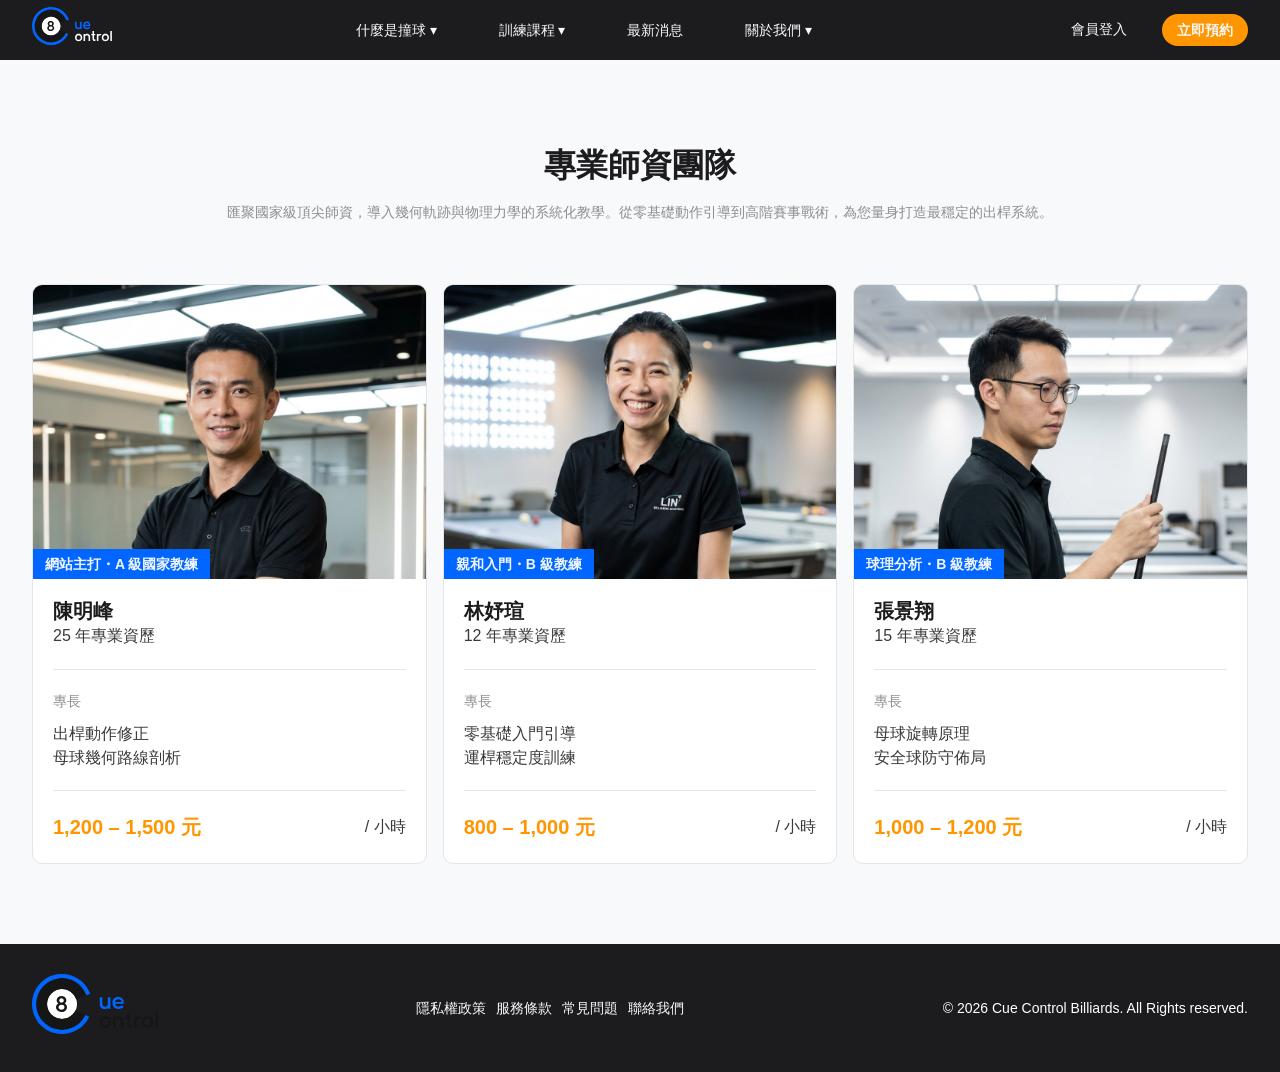
<file: coaches.html>
<!DOCTYPE html>
<html lang="zh-Hant">

<head>
    <meta charset="UTF-8">
    <meta name="viewport" content="width=device-width, initial-scale=1.0">
    <title>專業師資團隊 - Cue Control</title>
    <link rel="stylesheet" href="./css/global.css">
    <link rel="stylesheet" href="./css/coaches.css">
    <link rel="icon" href="./images/logo.svg" type="image/png">
    <link rel="icon" href="./images/logo.svg" type="image/svg+xml">
</head>

<body>

    <header class="header header-internal">
        <nav class="container">
            <div class="left">
                <a href="index.html" class="logo"><img src="./images/logo-letter-dark-mode.svg" alt="logo"
                        class="logo-pic"></a>
            </div>
            <div class="center">
                <div class="dropdown">
                    <a href="" class="mid-btn nav-btn">什麼是撞球 ▾</a>
                    <div class="dropdown-content">
                        <a href="billiards.html">撞球知識指南</a>
                        <a href="">新手教學</a>
                    </div>
                </div>
                <div class="dropdown">
                    <a href="" class="mid-btn nav-btn">訓練課程 ▾</a>
                    <div class="dropdown-content">
                        <a href="">預約課程</a>
                        <a href="course.html">課程方案</a>
                    </div>
                </div>
                <a href="" class="mid-btn nav-btn">最新消息</a>
                <div class="dropdown">
                    <a href="" class="mid-btn nav-btn">關於我們 ▾</a>
                    <div class="dropdown-content">
                        <a href="about.html">品牌與場館</a>
                        <a href="menu.html">球檯價目及菜單</a>
                        <a href="coaches.html">專業師資團隊</a>
                    </div>
                </div>
            </div>
            <div class="right">
                <button type="button" class="mid-btn nav-btn login-btn js-login-modal-btn">會員登入</button>
                <a href="booking.html" class="cta-btn mid-btn nav-btn">立即預約</a>
            </div>
            <button type="button" class="burger-btn" aria-label="切換選單">
                <span class="burger-bar"></span>
                <span class="burger-bar"></span>
                <span class="burger-bar"></span>
            </button>
        </nav>
        <div class="mobile-drawer">
            <nav class="mobile-drawer-nav">
                <ul class="drawer-list">
                    <li class="drawer-li">
                        <a href="" class="drawer-link btn-nav-drawer">
                            什麼是撞球<img src="./images/arrow_down.svg" alt="" class="icon-nav-btn"></a>
                        <ul class="nav-btn-child-list ">
                            <li><a href="billiards.html" class="drawer-link">撞球知識指南</a></li>
                            <li><a href="" class="drawer-link">新手教學</a></li>
                        </ul>
                    </li>
                    <li class="drawer-li">
                        <a href="" class="drawer-link btn-nav-drawer">訓練課程<img src="./images/arrow_down.svg" alt=""
                                class="icon-nav-btn"></a>
                        <ul class="nav-btn-child-list">
                            <li><a href="" class="drawer-link">預約課程</a></li>
                            <li><a href="course.html" class="drawer-link">課程方案</a></li>
                        </ul>
                    </li>
                    <li>
                        <a href="" class="drawer-link">最新消息</a>
                    </li>
                    <li class="drawer-li">
                        <a href="" class="drawer-link btn-nav-drawer">關於我們<img src="./images/arrow_down.svg" alt=""
                                class="icon-nav-btn"></a>
                        <ul class="nav-btn-child-list">
                            <li><a href="about.html" class="drawer-link">品牌與場館</a></li>
                            <li><a href="menu.html" class="drawer-link">球檯價目及菜單</a></li>
                            <li><a href="coaches.html" class="drawer-link">專業師資團隊</a></li>
                        </ul>
                    </li>
                    <li>
                        <button type="button" class="drawer-link login-btn js-login-modal-btn">會員登入</button>
                    </li>
                    <li>
                        <a href="booking.html" class="drawer-link cta-btn">立即預約</a>
                    </li>
                </ul>
            </nav>
        </div>
    </header>

    <main>
        <dialog class="modal-login" id="loginModal">
            <button class="close-btn-area" type="button">
                <img src="./images/close.svg" alt="" id="closeBtn" class="close-btn">
            </button>
            <div class="login-top">
                <!-- <h3>只差最後一步了！</h3> -->
                <h3 class="text-title-medium login-title">登入</h3>
            </div>
            <form class="login-box">
                <div class="mem-block">
                    <label for="mem-id">手機號碼 / Email</label>
                    <input type="text" placeholder="請輸入帳號" id="mem-id">
                </div>
                <div class="mem-block">
                    <div class="mem-psw-box">
                        <label for="mem-psw">密碼</label>
                        <a href="#" class="forget-psw">忘記密碼？</a>
                    </div>

                    <input type="password" placeholder="請輸入密碼" id="mem-psw">
                </div>
                <button type="submit" class="log-in" id="logIn">登入</button>
                <div class="register-block">
                    <p>還不是會員嗎？ <a href="#" class="register-btn">立即註冊</a></p>
                </div>
            </form>
        </dialog>
        <section>
            <div class="container">
                <div class="section-title">
                    <h1 class="text-title-large">專業師資團隊</h1>
                    <p class="text-muted eng-title">匯聚國家級頂尖師資，導入幾何軌跡與物理力學的系統化教學。從零基礎動作引導到高階賽事戰術，為您量身打造最穩定的出桿系統。</p>
                </div>
                <div class="coach-list">
                    <div class="coach-card">
                        <div class="img-area">
                            <img src="./images/coach-01.png" alt="" class="coach-photo">
                            <p class="label">網站主打・A 級國家教練</p>
                        </div>
                        <div class="card-content">
                            <div class="content-block">
                                <h2 class="name text-title-medium">陳明峰</h2>
                                <p class="year text-body">25 年專業資歷</p>
                            </div>
                            <div class="content-block">
                                <p class="specialties text-muted">專長</p>
                                <p class="talent">出桿動作修正<br>母球幾何路線剖析</p>
                            </div>
                            <div class="content-block">
                                <div class="price"><span class="price-num">1,200 – 1,500 元</span> / 小時</div>
                            </div>
                        </div>
                    </div>
                    <div class="coach-card">
                        <div class="img-area">
                            <img src="./images/coach-02.png" alt="" class="coach-photo">
                            <p class="label">親和入門・B 級教練</p>
                        </div>
                        <div class="card-content">
                            <div class="content-block">
                                <h2 class="name text-title-medium">林妤瑄</h2>
                                <p class="year text-body">12 年專業資歷</p>
                            </div>
                            <div class="content-block">
                                <p class="specialties text-muted">專長</p>
                                <p class="talent">零基礎入門引導<br>運桿穩定度訓練</p>
                            </div>
                            <div class="content-block">
                                <div class="price"><span class="price-num">800 – 1,000 元</span> / 小時</div>
                            </div>
                        </div>
                    </div>
                    <div class="coach-card">
                        <div class="img-area">
                            <img src="./images/coach-03.png" alt="" class="coach-photo">
                            <p class="label">球理分析・B 級教練</p>
                        </div>
                        <div class="card-content">
                            <div class="content-block">
                                <h2 class="name text-title-medium">張景翔</h2>
                                <p class="year text-body">15 年專業資歷</p>
                            </div>
                            <div class="content-block">
                                <p class="specialties text-muted">專長</p>
                                <p class="talent">母球旋轉原理<br>安全球防守佈局</p>
                            </div>
                            <div class="content-block">
                                <div class="price"><span class="price-num">1,000 – 1,200 元</span> / 小時</div>
                            </div>
                        </div>
                    </div>

                </div>


            </div>
        </section>
        <nav class="mobile-bottom-nav">
            <a href="index.html" class="tab-item"> <span class="tab-icon icon-home" aria-hidden="true"></span><span
                    class="tab-title">首頁</span></a>
            <button type="button" class="tab-item js-login-modal-btn"><span class="tab-icon icon-person"
                    aria-hidden="true"></span><span class="tab-title">會員中心</span></button>
            <a href="booking.html" class="footer-cta-btn"><span class="tab-title">立即預約</span></a>
        </nav>
    </main>

    <footer class="footer">
        <div class="container">
            <div class="left">
                <picture>
                    <source media="(min-width: 768px)" srcset="./images/logo-letter-dark-mode.svg">
                    <img src="./images/logo-letter.svg" alt="logo" style="width: 100%; height: auto;">
                </picture>
            </div>
            <div class="center">
                <a href="" class="footer-btn">隱私權政策</a>
                <a href="" class="footer-btn">服務條款</a>
                <a href="" class="footer-btn">常見問題</a>
                <a href="" class="footer-btn">聯絡我們</a>
            </div>
            <div class="right">
                <p class="copyright">&copy; 2026 Cue Control Billiards. All Rights reserved.</p>
            </div>
        </div>
    </footer>
    <script src="./JS/global.js"></script>
</body>

</html>
</file>
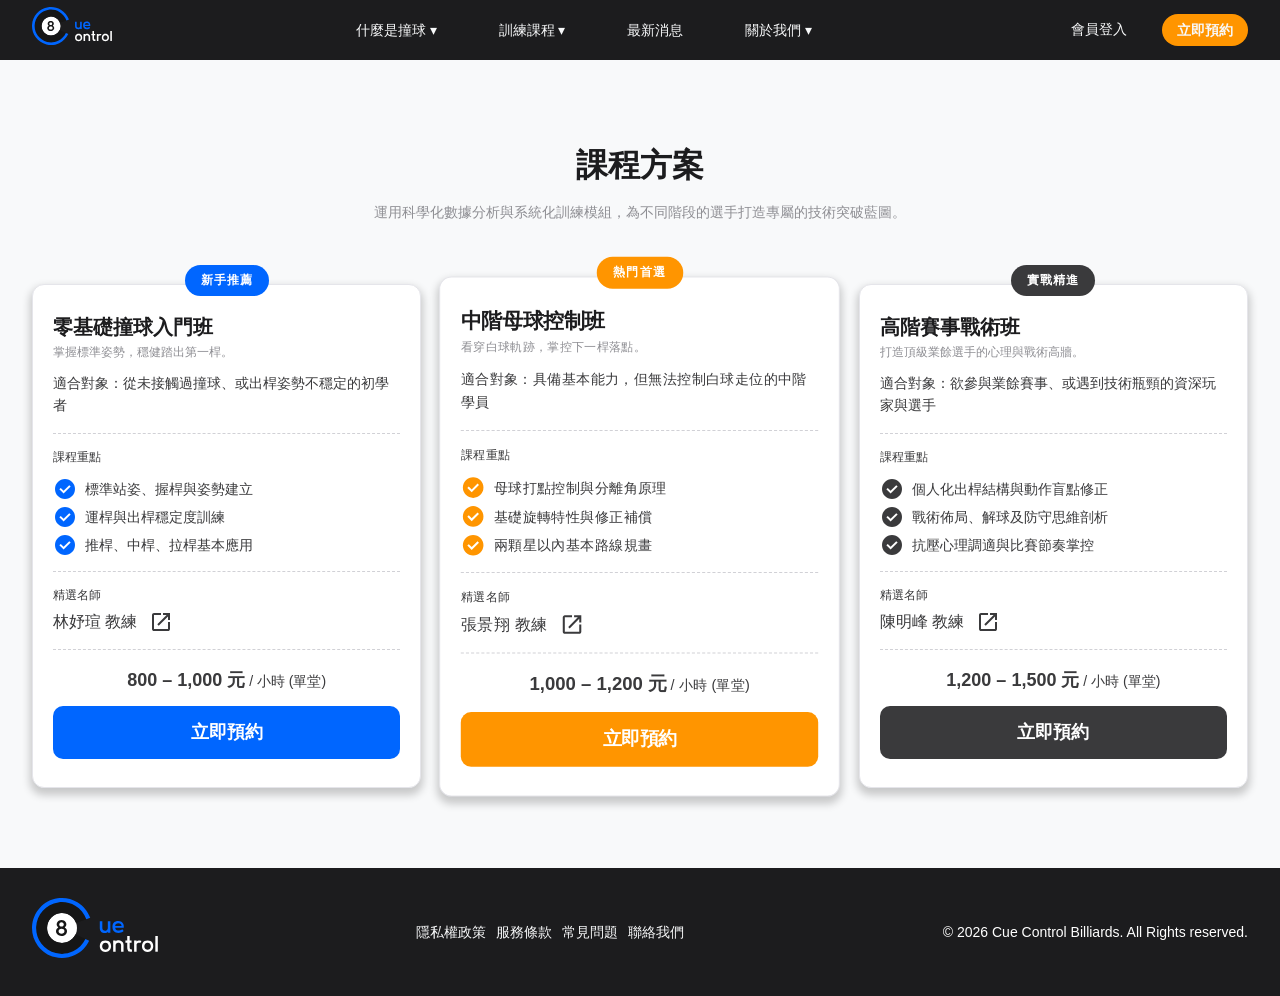
<file: course.html>
<!DOCTYPE html>
<html lang="zh-Hant">

<head>
  <meta charset="UTF-8">
  <meta name="viewport" content="width=device-width, initial-scale=1.0">
  <title>課程方案 - Cue Control</title>
  <link rel="stylesheet" href="./css/global.css">
  <link rel="stylesheet" href="./css/course.css">
  <link rel="icon" href="./images/logo.svg" type="image/png">
  <link rel="icon" href="./images/logo.svg" type="image/svg+xml">
</head>

<body>

    <header class="header header-internal">
        <nav class="container">
            <div class="left">
                <a href="index.html" class="logo"><img src="./images/logo-letter-dark-mode.svg" alt="logo"
                        class="logo-pic"></a>
            </div>
            <div class="center">
                <div class="dropdown">
                    <a href="" class="mid-btn nav-btn">什麼是撞球 ▾</a>
                    <div class="dropdown-content">
                        <a href="billiards.html">撞球知識指南</a>
                        <a href="">新手教學</a>
                    </div>
                </div>
                <div class="dropdown">
                    <a href="" class="mid-btn nav-btn">訓練課程 ▾</a>
                    <div class="dropdown-content">
                        <a href="">預約課程</a>
                        <a href="course.html">課程方案</a>
                    </div>
                </div>
                <a href="" class="mid-btn nav-btn">最新消息</a>
                <div class="dropdown">
                    <a href="" class="mid-btn nav-btn">關於我們 ▾</a>
                    <div class="dropdown-content">
                        <a href="about.html">品牌與場館</a>
                        <a href="menu.html">球檯價目及菜單</a>
                        <a href="coaches.html">專業師資團隊</a>
                    </div>
                </div>
            </div>
            <div class="right">
                <button type="button" class="mid-btn nav-btn login-btn js-login-modal-btn">會員登入</button>
                <a href="booking.html" class="cta-btn mid-btn nav-btn">立即預約</a>
            </div>
            <button type="button" class="burger-btn" aria-label="切換選單">
                <span class="burger-bar"></span>
                <span class="burger-bar"></span>
                <span class="burger-bar"></span>
            </button>
        </nav>
        <div class="mobile-drawer">
            <nav class="mobile-drawer-nav">
                <ul class="drawer-list">
                    <li class="drawer-li">
                        <a href="" class="drawer-link btn-nav-drawer">
                            什麼是撞球<img src="./images/arrow_down.svg" alt="" class="icon-nav-btn"></a>
                        <ul class="nav-btn-child-list ">
                            <li><a href="billiards.html" class="drawer-link">撞球知識指南</a></li>
                            <li><a href="" class="drawer-link">新手教學</a></li>
                        </ul>
                    </li>
                    <li class="drawer-li">
                        <a href="" class="drawer-link btn-nav-drawer">訓練課程<img src="./images/arrow_down.svg" alt=""
                                class="icon-nav-btn"></a>
                        <ul class="nav-btn-child-list">
                            <li><a href="" class="drawer-link">預約課程</a></li>
                            <li><a href="course.html" class="drawer-link">課程方案</a></li>
                        </ul>
                    </li>
                    <li>
                        <a href="" class="drawer-link">最新消息</a>
                    </li>
                    <li class="drawer-li">
                        <a href="" class="drawer-link btn-nav-drawer">關於我們<img src="./images/arrow_down.svg" alt=""
                                class="icon-nav-btn"></a>
                        <ul class="nav-btn-child-list">
                            <li><a href="about.html" class="drawer-link">品牌與場館</a></li>
                            <li><a href="menu.html" class="drawer-link">球檯價目及菜單</a></li>
                            <li><a href="coaches.html" class="drawer-link">專業師資團隊</a></li>
                        </ul>
                    </li>
                    <li>
                        <button type="button" class="drawer-link login-btn js-login-modal-btn">會員登入</button>
                    </li>
                    <li>
                        <a href="booking.html" class="drawer-link cta-btn">立即預約</a>
                    </li>
                </ul>
            </nav>
        </div>
    </header>

  <main>
    <dialog class="modal-login" id="loginModal">
      <button class="close-btn-area" type="button">
        <img src="./images/close.svg" alt="" id="closeBtn" class="close-btn">
      </button>
      <div class="login-top">
        <!-- <h3>只差最後一步了！</h3> -->
        <h3 class="text-title-medium login-title">登入</h3>
      </div>
      <form class="login-box">
        <div class="mem-block">
          <label for="mem-id">手機號碼 / Email</label>
          <input type="text" placeholder="請輸入帳號" id="mem-id">
        </div>
        <div class="mem-block">
          <div class="mem-psw-box">
            <label for="mem-psw">密碼</label>
            <a href="#" class="forget-psw">忘記密碼？</a>
          </div>

          <input type="password" placeholder="請輸入密碼" id="mem-psw">
        </div>
        <button type="submit" class="log-in" id="logIn">登入</button>
        <div class="register-block">
          <p>還不是會員嗎？ <a href="#" class="register-btn">立即註冊</a></p>
        </div>
      </form>
    </dialog>
    <section>
      <div class="container">
        <div class="section-title">
          <h1 class="text-title-large">課程方案</h1>
          <p class="text-muted eng-title">運用科學化數據分析與系統化訓練模組，為不同階段的選手打造專屬的技術突破藍圖。</p>
        </div>

        <div class="course-grid">
          <article class="course-card card-level-1">
            <div class="badge">新手推薦</div>
            <header class="card-header">
              <h2 class="text-title-medium">零基礎撞球入門班</h2>
              <p class="course-slogan">掌握標準姿勢，穩健踏出第一桿。</p>
              <p class="course-client">適合對象：從未接觸過撞球、或出桿姿勢不穩定的初學者</p>
            </header>

            <div class="card-body">
              <h3 class="meta-title">課程重點</h3>
              <ul class="syllabus-list">
                <li>標準站姿、握桿與姿勢建立</li>
                <li>運桿與出桿穩定度訓練</li>
                <li>推桿、中桿、拉桿基本應用</li>
              </ul>
            </div>

            <footer class="card-footer">
              <div class="coach-area">
                <p class="meta-title">精選名師</p>
                <div class="coach-name-box">
                  <span class="coach-name" id="coach01">林妤瑄 教練</span>
                  <img src="./images/open_in_new_.svg" alt="open in new" class="icon-big-open">
                </div>

                <div class="coach-mini-card -display-none">
                  <img src="./images/coach-small-02.png" class="coach-photo" alt="coach-photo">
                  <div class="mini-card-txt">
                    <div class="mini-coach-name"><span>林妤瑄 教練</span><span class="mini-coach-certify">B級教練</span></div>

                    <div class="mini-talent">專長：<br> 零基礎站姿、出桿姿勢及軌跡修正</div>
                    <a class="mini-btn-more" href="coaches.html" target="_blank">查看完整資歷 <img src="./images/open_in_new_.svg" alt="open in new"
                        class="icon-open-in-new"></a>
                  </div>
                </div>

              </div>
              <div class="price-tag">
                <strong class="price-value">800 – 1,000 元</strong><span> / 小時 (單堂)</span>
                <a href="booking.html" class="cta-btn mid-btn buy-btn">立即預約</a>
              </div>
            </footer>
          </article>
          <article class="course-card card-level-2">
            <div class="badge">熱門首選</div>
            <header class="card-header">
              <h2 class="text-title-medium">中階母球控制班</h2>
              <p class="course-slogan">看穿白球軌跡，掌控下一桿落點。</p>
              <p class="course-client">適合對象：具備基本能力，但無法控制白球走位的中階學員</p>
            </header>

            <div class="card-body">
              <h3 class="meta-title">課程重點</h3>
              <ul class="syllabus-list">
                <li>母球打點控制與分離角原理</li>
                <li>基礎旋轉特性與修正補償</li>
                <li>兩顆星以內基本路線規畫</li>
              </ul>
            </div>

            <footer class="card-footer">
              <div class="coach-area">
                <p class="meta-title">精選名師</p>
                <div class="coach-name-box">
                  <span class="coach-name" id="coach02">張景翔 教練</span>
                  <img src="./images/open_in_new_.svg" alt="open in new" class="icon-big-open">
                </div>

                <div class="coach-mini-card -display-none">
                  <img src="./images/coach-small-03.png" class="coach-photo" alt="coach-photo">
                  <div class="mini-card-txt">
                    <div class="mini-coach-name"><span>張景翔 教練</span><span class="mini-coach-certify">B級教練</span></div>

                    <div class="mini-talent">專長：<br> 撞球物理原理、做球路線剖析</div>
                    <a class="mini-btn-more" href="coaches.html" target="_blank">查看完整資歷 <img src="./images/open_in_new_.svg" alt="open in new"
                        class="icon-open-in-new"></a>
                  </div>
                </div>

              </div>
              <div class="price-tag">
                <strong class="price-value">1,000 – 1,200 元</strong><span> / 小時 (單堂)</span>
                <a href="booking.html" class="cta-btn mid-btn buy-btn">立即預約</a>
              </div>
            </footer>
          </article>
          <article class="course-card card-level-3">
            <div class="badge">實戰精進</div>
            <header class="card-header">
              <h2 class="text-title-medium">高階賽事戰術班</h2>
              <p class="course-slogan">打造頂級業餘選手的心理與戰術高牆。</p>
              <p class="course-client">適合對象：欲參與業餘賽事、或遇到技術瓶頸的資深玩家與選手</p>
            </header>

            <div class="card-body">
              <h3 class="meta-title">課程重點</h3>
              <ul class="syllabus-list">
                <li>個人化出桿結構與動作盲點修正</li>
                <li>戰術佈局、解球及防守思維剖析</li>
                <li>抗壓心理調適與比賽節奏掌控</li>
              </ul>
            </div>

            <footer class="card-footer">
              <div class="coach-area">
                <p class="meta-title">精選名師</p>
                <div class="coach-name-box">
                  <span class="coach-name" id="coach03">陳明峰 教練</span>
                  <img src="./images/open_in_new_.svg" alt="open in new" class="icon-big-open">
                </div>

                <div class="coach-mini-card -display-none">
                  <img src="./images/coach-small-01.png" class="coach-photo" alt="coach-photo">
                  <div class="mini-card-txt">
                    <div class="mini-coach-name"><span>陳明峰 教練</span><span class="mini-coach-certify">A級教練</span></div>

                    <div class="mini-talent">專長：<br> 零基礎站姿、出桿姿勢及軌跡修正</div>
                    <a class="mini-btn-more" href="coaches.html" target="_blank">查看完整資歷 <img src="./images/open_in_new_.svg" alt="open in new"
                        class="icon-open-in-new"></a>
                  </div>
                </div>
                
              </div>
              <div class="price-tag">
                <strong class="price-value">1,200 – 1,500 元</strong><span> / 小時 (單堂)</span>
                <a href="booking.html" class="cta-btn mid-btn buy-btn">立即預約</a>
              </div>
            </footer>
          </article>

        </div>
      </div>
    </section>
    <nav class="mobile-bottom-nav">
      <a href="index.html" class="tab-item"> <span class="tab-icon icon-home" aria-hidden="true"></span><span
          class="tab-title">首頁</span></a>
      <button type="button" class="tab-item js-login-modal-btn"><span class="tab-icon icon-person"
          aria-hidden="true"></span><span class="tab-title">會員中心</span></button>
      <a href="booking.html" class="footer-cta-btn"><span class="tab-title">立即預約</span></a>
    </nav>
  </main>

  <footer class="footer">
    <div class="container">
      <div class="left">
        <picture>
          <source media="(min-width: 768px)" srcset="./images/logo-letter-dark-mode.svg">
          <img src="./images/logo-letter.svg" alt="logo" style="width: 100%; height: auto;">
        </picture>
      </div>
      <div class="center">
        <a href="" class="footer-btn">隱私權政策</a>
        <a href="" class="footer-btn">服務條款</a>
        <a href="" class="footer-btn">常見問題</a>
        <a href="" class="footer-btn">聯絡我們</a>
      </div>
      <div class="right">
        <p class="copyright">&copy; 2026 Cue Control Billiards. All Rights reserved.</p>
      </div>
    </div>
  </footer>
  <script src="./JS/global.js"></script>
  <script src="./JS/course.js"></script>
</body>

</html>
</file>
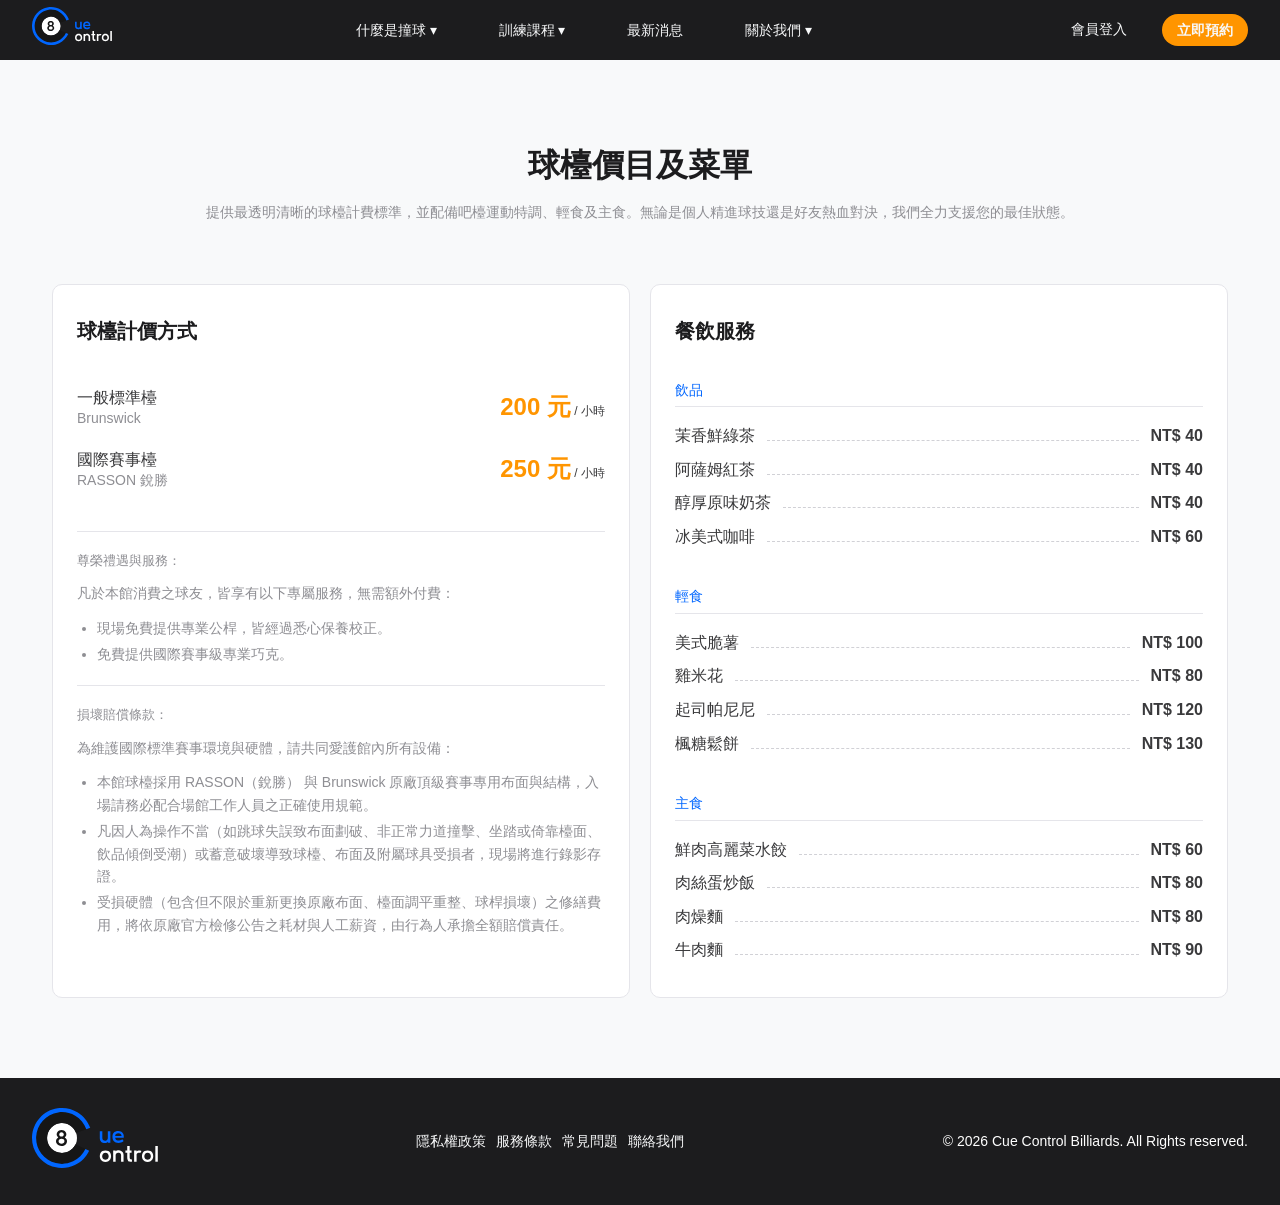
<file: menu.html>
<!DOCTYPE html>
<html lang="zh-Hant">

<head>
    <meta charset="UTF-8">
    <meta name="viewport" content="width=device-width, initial-scale=1.0">
    <title>球檯價目及菜單 - Cue Control</title>
    <link rel="stylesheet" href="./css/global.css">
    <link rel="stylesheet" href="./css/menu.css">
    <link rel="icon" href="./images/logo.svg" type="image/png">
    <link rel="icon" href="./images/logo.svg" type="image/svg+xml">
</head>

<body>

    <header class="header header-internal">
        <nav class="container">
            <div class="left">
                <a href="index.html" class="logo"><img src="./images/logo-letter-dark-mode.svg" alt="logo"
                        class="logo-pic"></a>
            </div>
            <div class="center">
                <div class="dropdown">
                    <a href="" class="mid-btn nav-btn">什麼是撞球 ▾</a>
                    <div class="dropdown-content">
                        <a href="billiards.html">撞球知識指南</a>
                        <a href="">新手教學</a>
                    </div>
                </div>
                <div class="dropdown">
                    <a href="" class="mid-btn nav-btn">訓練課程 ▾</a>
                    <div class="dropdown-content">
                        <a href="">預約課程</a>
                        <a href="course.html">課程方案</a>
                    </div>
                </div>
                <a href="" class="mid-btn nav-btn">最新消息</a>
                <div class="dropdown">
                    <a href="" class="mid-btn nav-btn">關於我們 ▾</a>
                    <div class="dropdown-content">
                        <a href="about.html">品牌與場館</a>
                        <a href="menu.html">球檯價目及菜單</a>
                        <a href="coaches.html">專業師資團隊</a>
                    </div>
                </div>
            </div>
            <div class="right">
                <button type="button" class="mid-btn nav-btn login-btn js-login-modal-btn">會員登入</button>
                <a href="booking.html" class="cta-btn mid-btn nav-btn">立即預約</a>
            </div>
            <button type="button" class="burger-btn" aria-label="切換選單">
                <span class="burger-bar"></span>
                <span class="burger-bar"></span>
                <span class="burger-bar"></span>
            </button>
        </nav>
        <div class="mobile-drawer">
            <nav class="mobile-drawer-nav">
                <ul class="drawer-list">
                    <li class="drawer-li">
                        <a href="" class="drawer-link btn-nav-drawer">
                            什麼是撞球<img src="./images/arrow_down.svg" alt="" class="icon-nav-btn"></a>
                        <ul class="nav-btn-child-list ">
                            <li><a href="billiards.html" class="drawer-link">撞球知識指南</a></li>
                            <li><a href="" class="drawer-link">新手教學</a></li>
                        </ul>
                    </li>
                    <li class="drawer-li">
                        <a href="" class="drawer-link btn-nav-drawer">訓練課程<img src="./images/arrow_down.svg" alt=""
                                class="icon-nav-btn"></a>
                        <ul class="nav-btn-child-list">
                            <li><a href="" class="drawer-link">預約課程</a></li>
                            <li><a href="course.html" class="drawer-link">課程方案</a></li>
                        </ul>
                    </li>
                    <li>
                        <a href="" class="drawer-link">最新消息</a>
                    </li>
                    <li class="drawer-li">
                        <a href="" class="drawer-link btn-nav-drawer">關於我們<img src="./images/arrow_down.svg" alt=""
                                class="icon-nav-btn"></a>
                        <ul class="nav-btn-child-list">
                            <li><a href="about.html" class="drawer-link">品牌與場館</a></li>
                            <li><a href="menu.html" class="drawer-link">球檯價目及菜單</a></li>
                            <li><a href="coaches.html" class="drawer-link">專業師資團隊</a></li>
                        </ul>
                    </li>
                    <li>
                        <button type="button" class="drawer-link login-btn js-login-modal-btn">會員登入</button>
                    </li>
                    <li>
                        <a href="booking.html" class="drawer-link cta-btn">立即預約</a>
                    </li>
                </ul>
            </nav>
        </div>
    </header>

    <main>
        <dialog class="modal-login" id="loginModal">
            <button class="close-btn-area" type="button">
                <img src="./images/close.svg" alt="" id="closeBtn" class="close-btn">
            </button>
            <div class="login-top">
                <!-- <h3>只差最後一步了！</h3> -->
                <h3 class="text-title-medium login-title">登入</h3>
            </div>
            <form class="login-box">
                <div class="mem-block">
                    <label for="mem-id">手機號碼 / Email</label>
                    <input type="text" placeholder="請輸入帳號" id="mem-id">
                </div>
                <div class="mem-block">
                    <div class="mem-psw-box">
                        <label for="mem-psw">密碼</label>
                        <a href="#" class="forget-psw">忘記密碼？</a>
                    </div>

                    <input type="password" placeholder="請輸入密碼" id="mem-psw">
                </div>
                <button type="submit" class="log-in" id="logIn">登入</button>
                <div class="register-block">
                    <p>還不是會員嗎？ <a href="#" class="register-btn">立即註冊</a></p>
                </div>
            </form>
        </dialog>
        <section class="menu-section">
            <div class="container">
                <div class="section-title">
                    <h1 class="sevices-title text-title-large">球檯價目及菜單</h1>
                    <p class="text-muted eng-title">提供最透明清晰的球檯計費標準，並配備吧檯運動特調、輕食及主食。無論是個人精進球技還是好友熱血對決，我們全力支援您的最佳狀態。</p>
                </div>
                <div class="row">
                    <div class="col-left card">
                        <h2 class="text-title-medium">球檯計價方式</h2>
                        <div class="table-pricelist">
                            <div class="table-row">
                                <div class="table">
                                    <p class="table-name text-body">一般標準檯</p>
                                    <p class="table-brand text-muted">Brunswick</p>
                                </div>
                                <div class="table-cost"><span class="price-number">200 元</span> / 小時</div>
                            </div>
                            <div class="table-row">
                                <div class="table">
                                    <p class="table-name text-body">國際賽事檯</p>
                                    <p class="table-brand text-muted">RASSON 銳勝</p>
                                </div>
                                <div class="table-cost"><span class="price-number">250 元</span> / 小時</div>
                            </div>

                        </div>
                        <div class="notice">
                            <div class="notice-block text-muted">
                                <button type="button" class="service-title"">
                                    <p class="">尊榮禮遇與服務：</p>
                                    <span class=" notice-btn"></span>
                                </button>
                                <div class="service-content">
                                    <p class="">凡於本館消費之球友，皆享有以下專屬服務，無需額外付費：</p>
                                    <ul>
                                        <li>現場免費提供專業公桿，皆經過悉心保養校正。</li>
                                        <li>免費提供國際賽事級專業巧克。</li>
                                    </ul>
                                </div>

                            </div>
                            <div class="notice-block text-muted">
                                <button type="button" class="service-title">
                                    <p class="">損壞賠償條款：</p>
                                    <span class="notice-btn"></span>
                                </button>
                                <div class="service-content">
                                    <p class="text-muted">為維護國際標準賽事環境與硬體，請共同愛護館內所有設備：</p>
                                    <ul>
                                        <li>
                                            本館球檯採用 RASSON（銳勝） 與 Brunswick 原廠頂級賽事專用布面與結構，入場請務必配合場館工作人員之正確使用規範。
                                        </li>
                                        <li>
                                            凡因人為操作不當（如跳球失誤致布面劃破、非正常力道撞擊、坐踏或倚靠檯面、飲品傾倒受潮）或蓄意破壞導致球檯、布面及附屬球具受損者，現場將進行錄影存證。
                                        </li>
                                        <li>
                                            受損硬體（包含但不限於重新更換原廠布面、檯面調平重整、球桿損壞）之修繕費用，將依原廠官方檢修公告之耗材與人工薪資，由行為人承擔全額賠償責任。</li>
                                    </ul>
                                </div>

                            </div>


                        </div>
                    </div>
                    <div class="col-right card">
                        <h2 class="text-title-medium">餐飲服務</h2>
                        <div class="menu">
                            <div class="topic">
                                <p class="menu-title text-muted">飲品
                                </p>
                                <div class="item ">
                                    <div class="food">
                                        茉香鮮綠茶
                                    </div>
                                    <div class="food-price">NT$ 40</div>
                                </div>
                                <div class="item">
                                    <div class="food">
                                        阿薩姆紅茶
                                    </div>
                                    <div class="food-price">NT$ 40</div>
                                </div>
                                <div class="item">
                                    <div class="food">
                                        醇厚原味奶茶
                                    </div>
                                    <div class="food-price">NT$ 40</div>
                                </div>
                                <div class="item">
                                    <div class="food">
                                        冰美式咖啡
                                    </div>
                                    <div class="food-price">NT$ 60</div>
                                </div>
                            </div>
                            <div class="topic">
                                <p class="menu-title text-muted">
                                    輕食
                                </p>
                                <div class="item">
                                    <div class="food">
                                        美式脆薯
                                    </div>
                                    <div class="food-price">NT$ 100</div>
                                </div>
                                <div class="item">
                                    <div class="food">
                                        雞米花
                                    </div>
                                    <div class="food-price">NT$ 80</div>
                                </div>
                                <div class="item">
                                    <div class="food">
                                        起司帕尼尼
                                    </div>
                                    <div class="food-price">NT$ 120</div>
                                </div>
                                <div class="item">
                                    <div class="food">
                                        楓糖鬆餅
                                    </div>
                                    <div class="food-price">NT$ 130</div>
                                </div>

                            </div>
                            <div class="topic">
                                <p class="menu-title text-muted">
                                    主食
                                </p>
                                <div class="item">
                                    <div class="food">
                                        鮮肉高麗菜水餃
                                    </div>
                                    <div class="food-price">NT$ 60</div>
                                </div>
                                <div class="item">
                                    <div class="food">
                                        肉絲蛋炒飯
                                    </div>
                                    <div class="food-price">NT$ 80</div>
                                </div>
                                <div class="item">
                                    <div class="food">
                                        肉燥麵
                                    </div>
                                    <div class="food-price">NT$ 80</div>
                                </div>
                                <div class="item">
                                    <div class="food">
                                        牛肉麵
                                    </div>
                                    <div class="food-price">NT$ 90</div>
                                </div>
                            </div>
                        </div>
                    </div>
                </div>
            </div>
        </section>
        <nav class="mobile-bottom-nav">
            <a href="index.html" class="tab-item"> <span class="tab-icon icon-home" aria-hidden="true"></span><span
                    class="tab-title">首頁</span></a>
            <button type="button" class="tab-item js-login-modal-btn"><span class="tab-icon icon-person"
                    aria-hidden="true"></span><span class="tab-title">會員中心</span></button>
            <a href="booking.html" class="footer-cta-btn"><span class="tab-title">立即預約</span></a>
        </nav>
    </main>

    <footer class="footer">
        <div class="container">
            <div class="left">
                <picture>
                    <source media="(min-width: 768px)" srcset="./images/logo-letter-dark-mode.svg">
                    <img src="./images/logo-letter.svg" alt="logo" style="width: 100%; height: auto;">
                </picture>
            </div>
            <div class="center">
                <a href="" class="footer-btn">隱私權政策</a>
                <a href="" class="footer-btn">服務條款</a>
                <a href="" class="footer-btn">常見問題</a>
                <a href="" class="footer-btn">聯絡我們</a>
            </div>
            <div class="right">
                <p class="copyright">&copy; 2026 Cue Control Billiards. All Rights reserved.</p>
            </div>
        </div>
    </footer>
    <script src="./JS/global.js"></script>
    <script src="./JS/menu.js"></script>
</body>

</html>
</file>
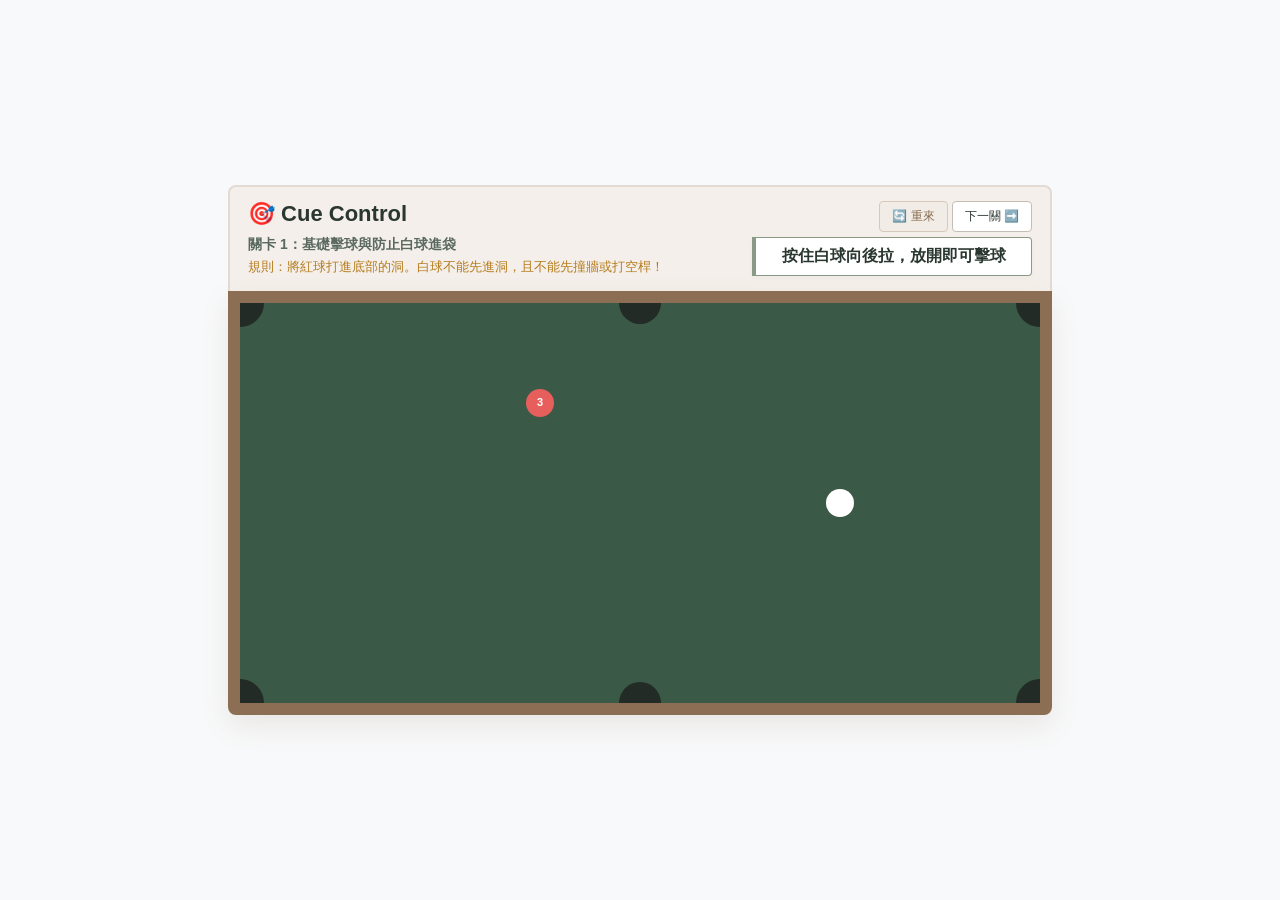
<file: snooker-8-rwd-3.html>
<!DOCTYPE html>
<html lang="zh-TW">

<head>
    <meta charset="UTF-8">
    <meta name="viewport" content="width=device-width, initial-scale=1.0">
    <title>Cue Control — 幾何學大師考驗 (CSS Grid RWD)</title>
    <style>
        body {
            background-color: #F8F9FA;
            color: #2A3630;
            font-family: -apple-system, BlinkMacSystemFont, "Segoe UI", Roboto, "Noto Sans TC", sans-serif;
            display: flex;
            align-items: center;
            justify-content: center;
            min-height: 100vh;
            margin: 0;
            padding: 10px;
            box-sizing: border-box;
            user-select: none;
            /* overflow: hidden;  <--- 把這一行刪除或註冊掉 */
        }

        /* 響應式主容器 */
        #game-layout {
            display: flex;
            flex-direction: column;
            width: 100%;
            box-sizing: border-box;
            transition: max-width 0.3s ease;
        }

        /* 核心：高質感控制台 */
        #dashboard {
            background-color: #F4EFEA;
            /* 淺橡木色偏乳白 */
            border: 2px solid #E3DBD3;
            border-bottom: none;
            border-radius: 8px 8px 0 0;
            box-sizing: border-box;
        }

        h1 {
            color: #2A3630;
            font-weight: 700;
            margin: 0;
        }

        #level-title {
            font-weight: bold;
            color: #5A6960;
        }

        #rule-text {
            color: #B57C1E;
            /* 質感琥珀金 */
            font-weight: 500;
            line-height: 1.4;
            margin: 0;
        }

        #nav-container {
            display: flex;
            gap: 4px;
        }

        .nav-btn {
            background-color: #FFFFFF;
            color: #2A3630;
            border: 1px solid #C5BCB4;
            padding: 6px 12px;
            font-size: 12px;
            border-radius: 4px;
            cursor: pointer;
            transition: all 0.25s ease;
            font-weight: 500;
        }

        .nav-btn:hover {
            background-color: #8A9A86;
            color: #FFFFFF;
            border-color: #8A9A86;
        }

        #restartBtn {
            background-color: #F1ECE6;
            border-color: #D5C9BE;
            color: #8B6E53;
        }

        #restartBtn:hover {
            background-color: #8B6E53;
            color: #FFFFFF;
            border-color: #8B6E53;
        }

        #msg-box {
            background-color: #FFFFFF;
            border: 1px solid #EBE6E0;
            border-left: 4px solid #8A9A86;
            /* 侘寂苔綠 */
            color: #2A3630;
            font-weight: bold;
            text-align: center;
            border-radius: 4px;
            box-sizing: border-box;
            box-shadow: 0 2px 5px rgba(0, 0, 0, 0.03);
            display: flex;
            align-items: center;
            justify-content: center;
        }

        canvas {
            background-color: #3B5947;
            /* 高級莫斯綠 */
            border: 12px solid #8B6E53;
            /* 原木色邊框 */
            border-radius: 0 0 8px 8px;
            box-shadow: 0 12px 28px rgba(139, 110, 83, 0.12);
            cursor: crosshair;
            width: 100%;
            height: auto;
            box-sizing: border-box;
            touch-action: none;
        }

        /* =========================================================
           🛠️ 響應式魔法：使用 CSS Grid 在不同斷點徹底重排結構
           ========================================================= */

        /* 📱 需求 2：768px 以下 (手機平板直式) ➔ 完美重現圖片排版 */
        @media (max-width: 768px) {
            #game-layout {
                max-width: 424px;
            }

            #dashboard {
                display: grid;
                grid-template-columns: 1fr auto;
                gap: 6px 0;
                /* <--- 從 10px 縮小到 6px，減少折行後的間距 */
                padding: 12px;
                /* <--- 從 14px 稍微縮小到 12px */
            }

            h1 {
                grid-column: 1;
                grid-row: 1;
                font-size: 18px;
                align-self: center;
            }

            #nav-container {
                grid-column: 2;
                grid-row: 1;
                align-self: center;
            }

            #level-title {
                grid-column: 1 / span 2;
                grid-row: 2;
                font-size: 14px;
                margin-top: 2px;
            }

            #rule-text {
                grid-column: 1 / span 2;
                grid-row: 3;
                font-size: 13px;
                line-height: 1.3;
            }

            #msg-box {
                grid-column: 1 / span 2;
                grid-row: 4;
                width: 100%;
                font-size: 13px;
                padding: 8px;
                /* <--- 從 10px 縮小到 8px */
                border-radius: 4px;
            }

            #nav-container {
                grid-column: 2;
                grid-row: 1;
                align-self: center;
            }

            #level-title {
                grid-column: 1 / span 2;
                grid-row: 2;
                font-size: 14px;
                margin-top: 4px;
            }

            #rule-text {
                grid-column: 1 / span 2;
                grid-row: 3;
                font-size: 13px;
            }

            #msg-box {
                grid-column: 1 / span 2;
                grid-row: 4;
                width: 100%;
                font-size: 13px;
                padding: 10px;
                border-radius: 4px;
            }
        }

        /* 💻 需求 2：769px 以上 (桌機大螢幕橫式) ➔ 恢復左右分流排版 */
        @media (min-width: 769px) {
            #game-layout {
                max-width: 824px;
            }

            #dashboard {
                display: grid;
                grid-template-columns: 1fr auto;
                /* 左側資訊，右側控制區 */
                gap: 4px 16px;
                padding: 14px 18px;
            }

            h1 {
                grid-column: 1;
                grid-row: 1;
                font-size: 22px;
            }

            #level-title {
                grid-column: 1;
                grid-row: 2;
                font-size: 14px;
            }

            #rule-text {
                grid-column: 1;
                grid-row: 3;
                font-size: 13px;
            }

            #nav-container {
                grid-column: 2;
                grid-row: 1;
                justify-self: end;
            }

            #msg-box {
                grid-column: 2;
                grid-row: 2 / span 2;
                /* 縱向跨越兩行，與左側對齊 */
                justify-self: end;
                align-self: center;
                min-width: 280px;
                padding: 8px 14px;
                border-radius: 0 4px 4px 0;
                border-top: 1px solid #EBE6E0;
                border-right: 1px solid #EBE6E0;
                border-bottom: 1px solid #EBE6E0;
            }
        }
    </style>
</head>

<body>

    <div id="game-layout">
        <div id="dashboard">
            <h1>🎯 Cue Control</h1>

            <div id="nav-container">
                <button class="nav-btn" id="prevBtn">⬅️ 上一關</button>
                <button class="nav-btn" id="restartBtn">🔄 重來</button>
                <button class="nav-btn" id="nextBtn">下一關 ➡️</button>
            </div>

            <div id="level-title">載入中...</div>
            <div id="rule-text">載入中...</div>
            <div id="msg-box">系統準備就緒</div>
        </div>

        <canvas id="poolCanvas"></canvas>
    </div>

    <script>
        const canvas = document.getElementById('poolCanvas');
        const ctx = canvas.getContext('2d');
        const gameLayout = document.getElementById('game-layout');
        const msgBox = document.getElementById('msg-box');
        const levelTitle = document.getElementById('level-title');
        const ruleText = document.getElementById('rule-text');
        const prevBtn = document.getElementById('prevBtn');
        const restartBtn = document.getElementById('restartBtn');
        const nextBtn = document.getElementById('nextBtn');

        let currentLevel = 1;
        let currentMode = '';
        let isDragging = false;
        let isTransitioning = false;
        let firstCollisionWith = null;
        let bounceCount = 0;

        let isShotActive = false;
        let hasTouchedBallThisTurn = false;
        let hitWallBeforeBall = false;

        const friction = 0.985;
        let maxPowerDist = 110;

        let pockets = [];
        let balls = [];
        let cueBall = null;

        class Ball {
            constructor(x, y, r, color, label, id) {
                this.x = x; this.y = y; this.r = r;
                this.color = color; this.label = label; this.id = id;
                this.vx = 0; this.vy = 0;
                this.isPocketed = false;
            }
            draw() {
                if (this.isPocketed) return;
                ctx.beginPath();
                ctx.arc(this.x, this.y, this.r, 0, Math.PI * 2);
                ctx.fillStyle = this.color;
                ctx.fill();
                ctx.closePath();

                if (this.label) {
                    ctx.fillStyle = this.color === '#FFFFFF' || this.color === '#FFD166' ? '#2A3630' : '#FFFFFF';
                    ctx.font = 'bold 11px sans-serif';
                    ctx.textAlign = 'center';
                    ctx.textBaseline = 'middle';
                    ctx.fillText(this.label, this.x, this.y);
                }
            }
            update() {
                if (this.isPocketed) return;
                this.vx *= friction;
                this.vy *= friction;
                if (Math.abs(this.vx) < 0.05) this.vx = 0;
                if (Math.abs(this.vy) < 0.05) this.vy = 0;
                this.x += this.vx;
                this.y += this.vy;

                let hitWall = false;
                if (this.x < this.r) { this.x = this.r; this.vx *= -1; hitWall = true; }
                if (this.x > canvas.width - this.r) { this.x = canvas.width - this.r; this.vx *= -1; hitWall = true; }
                if (this.y < this.r) { this.y = this.r; this.vy *= -1; hitWall = true; }
                if (this.y > canvas.height - this.r) { this.y = canvas.height - this.r; this.vy *= -1; hitWall = true; }

                if (this.id === 'cue' && hitWall && (Math.abs(this.vx) > 0.1 || Math.abs(this.vy) > 0.1)) {
                    bounceCount++;
                    if (!hasTouchedBallThisTurn) {
                        hitWallBeforeBall = true;
                    }
                }

                pockets.forEach(p => {
                    let dist = Math.hypot(this.x - p.x, this.y - p.y);
                    if (dist < p.r) {
                        this.isPocketed = true;
                        this.vx = 0; this.vy = 0;
                    }
                });
            }
        }

        function updateResponsiveLayout() {
            let mode = window.innerWidth <= 768 ? 'vertical' : 'horizontal';

            if (mode !== currentMode) {
                currentMode = mode;
                if (mode === 'horizontal') {
                    canvas.width = 800;
                    canvas.height = 400;
                    maxPowerDist = 110;
                } else {
                    canvas.width = 400;
                    canvas.height = 600;
                    maxPowerDist = 90;
                }
                initLevel(currentLevel);
            }
        }

        function initLevel(level) {
            currentLevel = level;
            isDragging = false;
            isTransitioning = false;
            isShotActive = false;
            hasTouchedBallThisTurn = false;
            hitWallBeforeBall = false;
            firstCollisionWith = null;
            bounceCount = 0;
            msgBox.style.borderColor = '#8A9A86';
            msgBox.style.color = '#2A3630';

            // ➔ 修正符合圖片規格的初始提示字
            msgBox.innerText = "按住白球向後拉，放開即可擊球";

            prevBtn.style.visibility = (level === 1) ? 'hidden' : 'visible';
            nextBtn.style.visibility = (level === 3) ? 'hidden' : 'visible';

            pockets = [];
            if (currentMode === 'horizontal') {
                pockets.push(
                    { x: 0, y: 0, r: 24 }, { x: 400, y: 0, r: 21 }, { x: 800, y: 0, r: 24 },
                    { x: 0, y: 400, r: 24 }, { x: 400, y: 400, r: 21 }, { x: 800, y: 400, r: 24 }
                );
            } else {
                pockets.push(
                    { x: 0, y: 0, r: 22 }, { x: 400, y: 0, r: 22 },
                    { x: 0, y: 300, r: 19 }, { x: 400, y: 300, r: 19 },
                    { x: 0, y: 600, r: 22 }, { x: 400, y: 600, r: 22 }
                );
            }

            if (currentMode === 'horizontal') {
                /* 💻 橫式模式 — 白球放在球桌畫面右方 */
                if (level === 1) {
                    levelTitle.innerText = "關卡 1：基礎擊球與防止白球進袋";
                    ruleText.innerText = "規則：將紅球打進底部的洞。白球不能先進洞，且不能先撞牆或打空桿！";
                    cueBall = new Ball(600, 200, 14, '#FFFFFF', '', 'cue');
                    balls = [cueBall, new Ball(300, 100, 14, '#E65F5C', '3', 'red')];
                } else if (level === 2) {
                    levelTitle.innerText = "關卡 2：進階規則 — 必須依數字順序進球";
                    ruleText.innerText = "規則：第一下必須先撞到 1 號黃球。1 號還在場上時，不能先碰到或打進 8 號！";
                    cueBall = new Ball(600, 200, 14, '#FFFFFF', '', 'cue');
                    balls = [
                        cueBall,
                        new Ball(300, 150, 14, '#FFD166', '1', 'target'),
                        new Ball(350, 250, 14, '#2D3142', '8', 'obstacle')
                    ];
                } else if (level === 3) {
                    levelTitle.innerText = "關卡 3：終極考驗 — 幾何學兩顆星反彈擊球";
                    ruleText.innerText = "規則：正中央有大紅球擋路。你必須利用上下牆壁反彈「2次以上」繞過去打進藍色 9 號球！";
                    cueBall = new Ball(600, 200, 14, '#FFFFFF', '', 'cue');
                    balls = [
                        cueBall,
                        new Ball(400, 200, 42, '#E65F5C', '⚠️ 障礙', 'obstacle'),
                        new Ball(200, 200, 14, '#247BA0', '9', 'target')
                    ];
                }
            } else {
                /* 📱 直式模式 — 白球放在球桌畫面下方 */
                if (level === 1) {
                    // ➔ 修正符合圖片規格的關卡與規則文字
                    levelTitle.innerText = "關卡 1：基礎擊球與防止白球進袋";
                    ruleText.innerText = "規則：將紅球打進底部的洞。白球不能先進洞，且不能先撞牆或打空桿！";
                    cueBall = new Ball(200, 400, 14, '#FFFFFF', '', 'cue');
                    balls = [cueBall, new Ball(100, 200, 14, '#E65F5C', '3', 'red')];
                } else if (level === 2) {
                    levelTitle.innerText = "關卡 2：進階規則 — 必須依數字順序進球";
                    ruleText.innerText = "規則：第一下必須先撞到 1 號黃球。1 號還在場上時，不能先碰到或先打進 8 號！";
                    cueBall = new Ball(200, 450, 14, '#FFFFFF', '', 'cue');
                    balls = [
                        cueBall,
                        new Ball(150, 220, 14, '#FFD166', '1', 'target'),
                        new Ball(250, 220, 14, '#2D3142', '8', 'obstacle')
                    ];
                } else if (level === 3) {
                    levelTitle.innerText = "關卡 3：終極考驗 — 幾何學兩顆星反彈擊球";
                    ruleText.innerText = "規則：正中央有超大障礙球擋路。你必須利用左右牆壁反彈「2次以上\"繞過去打進藍色 9 號球！";
                    cueBall = new Ball(200, 480, 14, '#FFFFFF', '', 'cue');
                    balls = [
                        cueBall,
                        new Ball(200, 300, 40, '#E65F5C', '⚠️ 障礙', 'obstacle'),
                        new Ball(200, 120, 14, '#247BA0', '9', 'target')
                    ];
                }
            }
        }

        function handleCollision(b1, b2) {
            if (b1.isPocketed || b2.isPocketed) return;
            let dx = b2.x - b1.x;
            let dy = b2.y - b1.y;
            let dist = Math.hypot(dx, dy);

            if (dist < b1.r + b2.r) {
                if (b1.id === 'cue' || b2.id === 'cue') {
                    hasTouchedBallThisTurn = true;
                }
                if (b1.id === 'cue' && !firstCollisionWith) firstCollisionWith = b2.id;
                if (b2.id === 'cue' && !firstCollisionWith) firstCollisionWith = b1.id;

                let overlap = (b1.r + b2.r) - dist;
                let nx = dx / dist; let ny = dy / dist;
                b1.x -= nx * overlap / 2; b1.y -= ny * overlap / 2;
                b2.x += nx * overlap / 2; b2.y += ny * overlap / 2;

                let kx = b1.vx - b2.vx; let ky = b1.vy - b2.vy;
                let p = 2 * (nx * kx + ny * ky) / 2;
                b1.vx -= p * nx; b1.vy -= p * ny;
                b2.vx += p * nx; b2.vy += p * ny;
            }
        }

        function getMousePos(e) {
            let rect = canvas.getBoundingClientRect();
            let scaleX = canvas.width / rect.width;
            let scaleY = canvas.height / rect.height;

            let clientX, clientY;
            if (e.touches && e.touches.length > 0) {
                clientX = e.touches[0].clientX;
                clientY = e.touches[0].clientY;
            } else if (e.changedTouches && e.changedTouches.length > 0) {
                clientX = e.changedTouches[0].clientX;
                clientY = e.changedTouches[0].clientY;
            } else {
                clientX = e.clientX;
                clientY = e.clientY;
            }

            return {
                x: (clientX - rect.left) * scaleX,
                y: (clientY - rect.top) * scaleY
            };
        }

        let mouse = { x: 0, y: 0 };

        function onStart(e) {
            if (cueBall.vx !== 0 || cueBall.vy !== 0 || cueBall.isPocketed || isTransitioning) return;
            let pos = getMousePos(e);
            if (Math.hypot(pos.x - cueBall.x, pos.y - cueBall.y) < cueBall.r + 22) {
                isDragging = true;
                mouse = pos;
                if (e.cancelable) e.preventDefault();
            }
        }

        function onMove(e) {
            if (!isDragging) return;
            mouse = getMousePos(e);
            if (e.cancelable) e.preventDefault();
        }

        function onEnd() {
            if (isDragging) {
                let dx = cueBall.x - mouse.x;
                let dy = cueBall.y - mouse.y;
                let dist = Math.hypot(dx, dy);

                if (dist > maxPowerDist) {
                    dx = (dx / dist) * maxPowerDist;
                    dy = (dy / dist) * maxPowerDist;
                }

                firstCollisionWith = null;
                bounceCount = 0;
                hasTouchedBallThisTurn = false;
                hitWallBeforeBall = false;
                isShotActive = true;

                cueBall.vx = dx * 0.12;
                cueBall.vy = dy * 0.12;
                isDragging = false;
            }
        }

        canvas.addEventListener('mousedown', onStart);
        canvas.addEventListener('touchstart', onStart, { passive: false });
        window.addEventListener('mousemove', onMove);
        window.addEventListener('touchmove', onMove, { passive: false });
        window.addEventListener('mouseup', onEnd);
        window.addEventListener('touchend', onEnd);

        prevBtn.addEventListener('click', () => { if (currentLevel > 1) initLevel(currentLevel - 1); });
        restartBtn.addEventListener('click', () => { initLevel(currentLevel); });
        nextBtn.addEventListener('click', () => { if (currentLevel < 3) initLevel(currentLevel + 1); });

        function checkGameRules() {
            if (isTransitioning) return;

            let allStopped = balls.every(b => b.vx === 0 && b.vy === 0);
            if (!allStopped) return;

            if (isShotActive) {
                isShotActive = false;

                if (currentLevel === 1 || currentLevel === 2) {
                    if (hitWallBeforeBall) {
                        isTransitioning = true;
                        msgBox.style.borderColor = '#E65F5C';
                        msgBox.style.color = '#E65F5C';
                        msgBox.innerText = "❌ 犯規！出桿後不能先撞到牆壁！";
                        setTimeout(() => initLevel(currentLevel), 2500);
                        return;
                    }
                    if (!hasTouchedBallThisTurn) {
                        isTransitioning = true;
                        msgBox.style.borderColor = '#E65F5C';
                        msgBox.style.color = '#E65F5C';
                        msgBox.innerText = "❌ 犯規！空桿未碰到任何球！";
                        setTimeout(() => initLevel(currentLevel), 2500);
                        return;
                    }
                }
            }

            if (cueBall.isPocketed) {
                isTransitioning = true;
                msgBox.style.borderColor = '#E65F5C';
                msgBox.style.color = '#E65F5C';
                msgBox.innerText = "❌ 犯規！白球掉進洞了！";
                setTimeout(() => initLevel(currentLevel), 2000);
                return;
            }

            if (currentLevel === 1) {
                if (balls.find(b => b.id === 'red').isPocketed) {
                    isTransitioning = true;
                    msgBox.style.borderColor = '#8A9A86';
                    msgBox.style.color = '#8A9A86';
                    msgBox.innerText = "🎉 太棒了！2 秒後進入下一關。";
                    setTimeout(() => initLevel(2), 2000);
                }
            } else if (currentLevel === 2) {
                let oneBall = balls.find(b => b.id === 'target');
                let obstacleBall = balls.find(b => b.id === 'obstacle');

                if (!oneBall.isPocketed) {
                    if (firstCollisionWith === 'obstacle') {
                        isTransitioning = true;
                        msgBox.style.borderColor = '#E65F5C';
                        msgBox.style.color = '#E65F5C';
                        msgBox.innerText = "❌ 犯規！1 號球還在，不能先碰 8 號！";
                        setTimeout(() => initLevel(2), 2000);
                    } else if (obstacleBall.isPocketed) {
                        isTransitioning = true;
                        msgBox.style.borderColor = '#E65F5C';
                        msgBox.style.color = '#E65F5C';
                        msgBox.innerText = "❌ 犯規！順序錯誤，不能先打進 8 號！";
                        setTimeout(() => initLevel(2), 2000);
                    } else {
                        msgBox.style.borderColor = '#ffcc00';
                        msgBox.style.color = '#B57C1E';
                        msgBox.innerText = "⚡️ 1 號球還在場上，請繼續瞄準 1 號！";
                    }
                } else {
                    if (!obstacleBall.isPocketed) {
                        msgBox.style.borderColor = '#8A9A86';
                        msgBox.style.color = '#8A9A86';
                        msgBox.innerText = "🎯 漂亮！1 號已清除，接下來請打進 8 號球！";
                    } else {
                        isTransitioning = true;
                        msgBox.style.borderColor = '#8A9A86';
                        msgBox.style.color = '#8A9A86';
                        msgBox.innerText = "🎉 挑戰成功！2 秒後解鎖極致第三關！";
                        setTimeout(() => initLevel(3), 2000);
                    }
                }
            } else if (currentLevel === 3) {
                let nineBall = balls.find(b => b.id === 'target');

                if (firstCollisionWith === 'obstacle') {
                    isTransitioning = true;
                    msgBox.style.borderColor = '#E65F5C';
                    msgBox.style.color = '#E65F5C';
                    msgBox.innerText = "❌ 碰到了紅色障礙球，犯規重來！";
                    setTimeout(() => initLevel(3), 2000);
                } else if (nineBall.isPocketed) {
                    if (bounceCount >= 2) {
                        isTransitioning = true;
                        msgBox.style.borderColor = '#8A9A86';
                        msgBox.style.color = '#8A9A86';
                        msgBox.innerText = `🏆 神乎其技！反彈 ${bounceCount} 次擊落！幾何學大師！`;
                    } else {
                        isTransitioning = true;
                        msgBox.style.borderColor = '#B57C1E';
                        msgBox.style.color = '#B57C1E';
                        msgBox.innerText = `⚠️ 球進了，但只反彈了 ${bounceCount} 次！未達 2 次標準。`;
                        setTimeout(() => initLevel(3), 2500);
                    }
                }
            }
        }

        function gameLoop() {
            ctx.clearRect(0, 0, canvas.width, canvas.height);

            pockets.forEach(p => {
                ctx.beginPath();
                ctx.arc(p.x, p.y, p.r, 0, Math.PI * 2);
                ctx.fillStyle = '#222B26';
                ctx.fill();
                ctx.closePath();
            });

            balls.forEach(b => b.update());

            for (let i = 0; i < balls.length; i++) {
                for (let j = i + 1; j < balls.length; j++) {
                    handleCollision(balls[i], balls[j]);
                }
            }

            balls.forEach(b => b.draw());

            if (isDragging) {
                ctx.beginPath();
                ctx.moveTo(cueBall.x, cueBall.y);

                let dx = cueBall.x - mouse.x;
                let dy = cueBall.y - mouse.y;
                let dist = Math.hypot(dx, dy);

                if (dist > maxPowerDist) {
                    dx = (dx / dist) * maxPowerDist;
                    dy = (dy / dist) * maxPowerDist;
                }

                let targetX = cueBall.x + dx;
                let targetY = cueBall.y + dy;

                ctx.lineTo(targetX, targetY);
                ctx.strokeStyle = 'rgba(42, 54, 48, 0.4)';
                ctx.lineWidth = 2.5;
                ctx.setLineDash([6, 4]);
                ctx.stroke();
                ctx.setLineDash([]);
                ctx.closePath();
            }

            checkGameRules();
            requestAnimationFrame(gameLoop);
        }

        window.addEventListener('resize', updateResponsiveLayout);

        updateResponsiveLayout();
        gameLoop();
    </script>
</body>

</html>
</file>
<file: css/style.css>
/* 全域色彩系統 (UI Style Guide) */
:root {
    /* 1. 品牌與主動狀態 (Brand & Active States) */
    --action-primary: #FF9500;
    --ui-active: #0066ff;

    /* 2. 背景與表面 (Background Surfaces) */
    --bg-global: #F8F9FA;
    --bg-container: #FFFFFF;
    --bg-bluecontainer: #EFF6FF;

    /* 3. 文字階層 (Typography Hierarchy) */
    --text-main: #1C1C1E;
    --text-body: #3A3A3C;
    --text-muted: #8E8E93;
    --border-standard: #E5E5EA;
    --border-inactive: #D1D1D6;
}

/* 全域屬性 */
* {
    padding: 0;
    margin: 0;
    box-sizing: border-box;
    list-style: none;
    font-family: inherit;
    color: var(--text-body);
}
html {
    font-size: 62.5%;
}
body {
    background-color: var(--bg-global);
    font-family: -apple-system, BlinkMacSystemFont, "Segoe UI", Roboto, "Helvetica Neue", Arial, sans-serif; /* 高階無襯線字體重設 */
    font-size: 1.6rem; /* 🟢 全站預設內文字級變為 16px */
    line-height: 1.6;  /* 設定舒適的行高，文字才不會擠在一起 */
}

img {
    display: inline-block;
}
a {
    display: inline-block;
    text-decoration: none;
}
button {
    border: none;
    outline: none;
    background: none;
    cursor: pointer;
}
input[type='radio'] {
    display: none;
}
section + section {
    padding-block: 8rem;
}


.container {
    max-width: 1280px;
    margin-inline: auto;
    padding: 0 3.2rem;
}
.booking-section .content {
    margin-top: 1rem;
}
.booking-section .topic {
    margin-bottom: 2rem;
}
.section-title {
    margin-bottom: 4.8rem;
    text-align: center;
}
.burger-btn, .mobile-drawer {
    display: none;
}
.logo,
.nav-btn,
.footer-btn,
.copyright {
    white-space: nowrap;
}
/* ------------------ 字體階層組件 (Typography Tokens) ------------------ */

.text-hero {
    font-size: 4.8rem;   /* 48px - 專屬於 Hero 區的霸氣大標 */
    font-weight: 600;   /* 超粗體 */
    /* letter-spacing: -0.05em; 稍微縮小字距，大字看起來會極度高級 */
}
.text-title-large {
    font-size: 3.2rem;   /* 32px - 各個 Section 的主要大標題（如：預約您的撞球體驗） */
    font-weight: 800;
    color: var(--text-main);
}
.text-title-medium {
    font-size: 2.0rem;   /* 20px - 卡片內的大標題（如：新竹旗艦館、球檯預約系統） */
    font-weight: 600;
    color: var(--text-main);
}
.text-body {
    font-size: 1.6rem;   /* 16px - 標準標準內文、價目表數字 */
    font-weight: 400;
    color: var(--text-body);
}
.text-muted {
    font-size: 1.4rem;   /* 14px - 次要提示、預約規範小字、小標題 */
    font-weight: 400;
    /* color: var(--text-muted); */
}
.eng-title {
    color: var(--ui-active);
}

/* ------------------buttons--------------------- */
.big-btn {
    display: inline-block;
    padding: 20px 40px;
    border-radius: 20px;
    font-size: 1.6rem;
}
.mid-btn {
    border-radius: 20px;
    padding: .5rem 1.5rem;
    /* display: inline-block; */
    display: inline-flex;
    align-items: center;
    justify-content: center;
}
.cta-btn {
    background-color: var(--action-primary);
    color: var(--bg-container);
    font-weight: 600;

}
.next-step {
    border-radius: 20px;
    padding: 10px;
    text-align: center;
}
.sec-btn  {
    border: 1px solid var(--border-standard);
    background-color: var(--bg-global);
    color: var(--text-body);
}
.course {
    background-color: rgba(138, 138, 138, 0.6);
    color: var(--bg-container);
}

.nav-btn {
    color: var(--bg-global);
    font-size: 1.4rem;
}
.nav-btn:hover {
    color: var(--bg-container);
}
/* login燈箱 ================================= */
body:has(dialog[open]) {
    overflow: hidden;
}
dialog.modal-login {
    width: 100%;
    max-width: 450px;
    margin: auto;
    padding: 20px 40px;
    border: 1px solid var(--border-standard);
    border-radius: 12px;
    position: relative;
}
dialog.modal-login::backdrop {
    background-color: rgba(0, 0, 0, 0.6); /* 黑色半透明 */
    backdrop-filter: blur(5px);
}

.close-btn-area {
    position: absolute;
    top: 10px;
    right: 10px;
}

.login-top {
    text-align: center;
    .login-title {
        padding-block: 20px;
    }
}
.login-box {
    margin: auto;
    display: flex;
    flex-direction: column;
    gap: 30px;
    /* background-color: #198754; */
}
.mem-block {
    display: flex;
    flex-direction: column;
}

.mem-block input {
    background-color: var(--bg-global);
    padding: 1rem 1.6rem;
    border-radius: 6px;
    border: 1px solid var(--border-standard);
    margin-top: .4rem;
}
.log-in {
    width: 100%;
    background-color: var(--action-primary);
    border-radius: 2rem;
    padding: 1rem;
    color: var(--bg-container);
    font-weight: 600;
}
.mem-psw-box {
    display: flex;
    justify-content: space-between;
}
.forget-psw {
    color: var(--ui-active);
    font-size: 1.4rem;
}
.register-block {
    padding-block: 20px;
    border-top: 1px solid var(--border-standard);
    text-align: center;

    .register-btn {
        color: var(--ui-active);
    }
}

/* header */
.header {
    position: absolute;
    top: 0;
    left: 0;
    width: 100%;
    background-color: transparent;
    z-index: 1;
}
/* 內頁專用頁首樣式 */
.header.header-internal {
    position: relative;             /* 讓它恢復正常流向，會把下方的內頁內容乖乖往下推 */
    background-color: var(--text-main); /* 賦予它跟頁尾一樣的時尚質感深色背景 */
}
.header .container {
    display: flex;
    align-items: center;
    justify-content: space-between;
    height: 60px;
    
}
.header .container .center {
    /* flex-grow: 3; */
    display: flex;
    align-items: center;
    /* justify-content: space-between; */
    gap: 4rem;
}
.header .container .right {
    display: flex;
    align-items: center;
    gap: 2rem;
    /* flex-grow: 2; */
}
img.logo-pic {
    width: 80px;
}

/* --- 下拉選單核心核心樣式 --- */
.dropdown {
    position: relative; /* 讓下一層選單相對這個按鈕定位 */
    display: inline-block;
}
/* 下拉選單的黑底座浮動視窗 */
.dropdown-content {
    display: none;        /* 平常隱藏起來 */
    position: absolute;   /* 絕對定位，飄浮在網頁上方 */
    top: 100%;           /* 剛好貼在「關於我們」按鈕的正下方 */
    left: 50%;
    transform: translateX(-50%); /* 讓選單水平居中對齊按鈕 */
    background-color: var(--text-main); /* 沿用妳的時尚黑底色 */
    min-width: 140px;     /* 設定寬度 */
    box-shadow: 0px 8px 16px rgba(0,0,0,0.2); /* 加上高級感的陰影 */
    border-radius: 12px;  /* 圓角 */
    padding: 10px 0;
    z-index: 999;         /* 確保不會被下方的 Hero 區大圖擋住 */
}
/* 下拉選單裡面的每一個超連結 */
.dropdown-content a {
    color: var(--bg-global); /* 預設淺色字 */
    padding: 12px 20px;
    display: block;          /* 讓它整橫條都可以點擊 */
    text-align: center;
    font-size: 14px;
    transition: all 0.2s;
}
/* 滑鼠移入選單內超連結的效果 */
.dropdown-content a:hover {
    background-color: var(--ui-active); /* 變成妳的科技藍 */
    color: var(--bg-container);        /* 字體變純白 */
}
/* 🔥 關鍵魔術：當滑鼠移入 .dropdown 容器時，讓裡面的內容顯示 */
.dropdown:hover .dropdown-content {
    display: block;
}


/* hero-section */
.hero-section {
    position: relative;
    width: 100%;
    min-height: 99vh;
    background-image: linear-gradient(rgba(0, 0, 0, 0.6), rgba(0, 0, 0, 0.6)),
        url(../images/screen.webp);
    background-repeat: no-repeat;
    background-size: cover;
    background-position: center;

    display: flex;
    align-items: center;
}
.hero-section .container {
    /* margin-top: 200px; */
    width: 100%;
    transform: translateY(15vh);
    /* position: absolute;
    bottom: 50px;
    left: 0; */
    /* text-align: center; */
}
.hero-section p, .hero-section h1 {
    color: var(--bg-container);
}
.hero-section h1 {
    margin-bottom: 10px;

}
.hero-section p {
    margin-bottom: 20px;
    /* width: 80%; */
}
.hero-btns {
    display: flex;
    gap: 1rem;
}
.arrow {
    position: absolute;
    bottom: 0;
    left: 50%;
    transform: translateX(-50%);
    color: var(--bg-container);
    font-size: 2rem;
}
/* ---------------comparison-section------------ */
.mark-brand {
    font-size: 1.8rem;
    font-weight: 600;
    letter-spacing: 1px;
    color: var(--bg-container);
    background-color: var(--ui-active);
}
.mark-tradition {
    font-size: 1.8rem;
    letter-spacing: 1px;
    color: var(--bg-container);
    background-color: var(--text-muted);
}
.compare-area-grid {
    display: grid;
    grid-template-columns: repeat(4, 1fr);
    justify-items: center;
    /* justify-content: center; */
    /* align-content: center; */
    gap: 20px;
    width: 100%;
}
.compare-card {
    max-width: 400px;
    min-width: 220px;
    width: 100%;
    position: relative;
    cursor: pointer;   
    aspect-ratio: 3 / 4;
    transition: .5s;
}
.compare-card:hover {
    scale: 1.05;
}
.compare-card-icon {
    width: 50%;
    /* height: 100%; */
    /* max-width: 130px; */
    aspect-ratio: 1 / 1;
    background-color: var(--bg-container); 
    
}

.icon-broken-bulb {
    -webkit-mask: url('../images/light-bulb.png') no-repeat center / contain;
    mask: url('../images/light-bulb.png') no-repeat center / contain;
}
.icon-sun {
    -webkit-mask: url('../images/sun.png') no-repeat center / contain;
    mask: url('../images/sun.png') no-repeat center / contain;
}
.icon-smoking {
    -webkit-mask: url('../images/smoking.png') no-repeat center / contain;
    mask: url('../images/smoking.png') no-repeat center / contain;
}
.icon-no-smoking {
    -webkit-mask: url('../images/no-smoking.png') no-repeat center / contain;
    mask: url('../images/no-smoking.png') no-repeat center / contain;
}
.icon-sand-clock {
    -webkit-mask: url('../images/sand-clock.png') no-repeat center / contain;
    mask: url('../images/sand-clock.png') no-repeat center / contain;
}
.icon-approve {
    -webkit-mask: url('../images/approve.png') no-repeat center / contain;
    mask: url('../images/approve.png') no-repeat center / contain;
}
.icon-question {
    -webkit-mask: url('../images/question.png') no-repeat center / contain;
    mask: url('../images/question.png') no-repeat center / contain;
}
.icon-target {
    -webkit-mask: url('../images/target.png') no-repeat center / contain;
    mask: url('../images/target.png') no-repeat center / contain;
}
.title-front-card::after,
.title-front-card::before {
    content: "";
    flex-grow: 1;
    border-bottom: 2px dashed var(--border-inactive);
}
.title-back-card::after,
.title-back-card::before {
    content: "";
    flex-grow: 1;
    border-bottom: 2px dashed var(--bg-bluecontainer);
}
.title-front-card, .title-back-card {
    display: flex;
    align-items: center;
    justify-content: center;
    gap: 12px;
    width: 100%;
    font-size: 1.4rem;
}
.title-front-card {
    color: var(--border-inactive);
}
.title-back-card {
    color: var(--bg-bluecontainer);
}
.card-content {
    width: 100%;
    /* height: 70%; */
    /* aspect-ratio: 2/1; */
    display: flex;
    flex-direction: column;
    align-items: center;
    gap: 22px;
    /* justify-content: space-between; */
}

.front-card, .back-card {
    /* border: 1px solid var(--border-standard); */
    border-radius: 10px;
    padding: 20px;
    width: 100%;
    height: 100%;
    text-align: center;
    transition: 1s;
    position: absolute;
    top: 0;
    left: 0;
    backface-visibility: hidden;

    display: flex;
    flex-direction: column;
    align-items: center;
    justify-content: space-around;


    .compare-card-txt {
        color: var(--bg-global);
        font-weight: 500;
        line-height: 1.4;
        font-size: 1.8rem;
        height: fit-content;
    }
    
}
.front-card {
    background-color: var(--text-muted);
    transform: perspective(1000px) rotateY(0deg);
}
.back-card {
    background-color: var(--ui-active);
    transform: perspective(1000px) rotateY(180deg);
}

.compare-card.flipped .front-card {
    transform: perspective(1000px) rotateY(-180deg);
}
.compare-card.flipped .back-card {
    transform: perspective(1000px) rotateY(0deg);
}


.compare-area {
    width: 80%;
    margin-top: 6rem;
    margin-inline:auto;
    display: flex;
    align-items: center;
    flex-direction: column;
    gap: 16px;
    /* background-color: var(--bg-container); */
}
.comparison-header-row,
.comparison-pair {
    display: flex;
    justify-content: space-between;
    gap: 24px;
    width: 100%;
}


/* services-section */

.services-section .row {
    margin-top: 40px;
    width: 100%;
    display: flex;
    /* justify-content: space-around; */
    /* gap: 20px; */
    background-color: var(--bg-container);
    border: 1px solid var(--border-standard);
    border-radius: 20px;
    align-items: stretch;
    text-align: center;
    padding: 20px;
}
.ball-frame-pic {
    width: 100%;
    height: 100%;
    position: absolute;
    background-image: url(../images/Frame.svg);
    background-repeat: no-repeat;
    background-size: cover;
    background-position: center;
    /* min-height: 507px; */
}
.services-section .row .col-left {
    position: relative;
}
.services-section .row .col-left,
.services-section .row .col-right {
    flex: 1;
    padding: 20px 30px;
}

.services-section .row .col-left {
    display: flex;
    flex-direction: column;
    gap: 0px;
    align-self: center;
    
}

.pyramid-row {
    margin-top: -7px;
    display: flex;
    justify-content: center;
    gap: 8px;
}

.item {
    font-size: 20px;
    border-radius: 50%;
    width: 120px;
    height: 120px;
    background-color: var(--bg-global);
    border: 1px solid var(--border-standard);
    color: var(--text-body);
    display: flex;
    align-items: center;
    justify-content: center;
    transition: all .2s;
}

.item:hover {
    background-color: var(--bg-bluecontainer);
    color: var(--ui-active);
}
/* 🎯 加上這段：當泡泡被選中時的高級都會藍外殼 */
.item.active {
    background-color: var(--bg-bluecontainer);
    color: var(--ui-active);
    border-color: var(--ui-active); /* 讓邊框也同步變藍色，層級更細緻 */
}

.services-section .row .col-right {
    border: 1px solid var(--border-standard);
    border-radius: 20px;
    margin-inline: 10px;
    display: flex;
    flex-direction: column;
    align-items: center;
    gap: 16px;
    box-shadow: 2px 2px 4px rgba(0, 0, 0, 0.2);
}
.img-service {
    width: 100%;
    height: auto;
    aspect-ratio: 16 / 9;
    object-fit: cover;
    object-position: center top;
    vertical-align: bottom;
    border-radius: 10px;
}
.info {
    display: flex;
    flex-direction: column;
    align-items: center;
    justify-content: center;
    flex-grow: 1;
    width: 100%;
}

.info-txt {
    margin-top: .2rem;
    line-height: 2.4rem;
}

.btn-more-info {
    font-weight: 500;
    background-color: var(--action-primary);
    color: var(--bg-container);
    width: 100%;
    /* padding: .5em 3em; */
    margin-top: 1.6rem;
}


/* booking-section */
/* -----------進度條---------- */
.booking-section .container .progress-bar {
    display: flex;
    justify-content: center;
    width: 100%;
    /* background-color: #007AFF; */
    /* height: 30px; */
    padding: 5px 10px;
}

.stepper {
    /* margin-top: 20px; */
    width: 100%;
    max-width: 800px;
    display: flex;
    justify-content: space-between;
    /* background-color: #FF9500; */
}

.step-item {
    display: inline-block;
    padding-inline: 10px;
    position: relative;
}

.step-item:not(:last-child)::after {
    content: '';
    position: absolute;
    width: 70px;
    height: 1px;
    top: 50%;
    left: 100%;
    transform: translateY(-50%);
    background-color: var(--border-standard);
}

.step-number {
    display: inline-flex;
    justify-content: center;
    align-items: center;
    margin-inline: 5px;
    width: 30px;
    height: 30px;
    background-color: var(--border-standard);
    text-align: center;
    border-radius: 50%;
    color: var(--border-inactive);
    line-height: auto;
}

.step-item.active .step-number {
    background-color: var(--ui-active);
    color: var(--bg-container);
}

/* -------------------預約介紹及注意事項--------------------- */
.price-table {
    margin-inline: auto;
    border: 1px solid var(--border-standard);
    /* padding: 20px; */
    border-radius: 20px;
    width: 100%;
    border-collapse: separate;
    border-spacing: 0;
    overflow: hidden;
}

th {
    background-color: var(--bg-global);
    font-weight: normal;
    font-size: 1.4rem;
}

td,
th {
    padding: 6px 10px;
    text-align: center;
    /* background-color: #007AFF; */
}

td {
    width: 25%;
}
tr:not(:first-child):hover {
    background-color: var(--bg-bluecontainer);
    color: var(--ui-active);
}

.price-list {
    display: flex;
    flex-direction: column;
    justify-content: space-between;
}
.rule-title {
    font-size: 1.6rem;
    font-weight: 600;
    color: var(--text-body);
}
.notice.topic ol {
    padding-left: 20px;
}

.notice.topic li {
    list-style: decimal;
    font-size: 1.4rem;
    line-height: 1.6;
    color: var(--text-body);
    margin-bottom: 8px;
}

/* ---------------------預約表單-------------------------- */
.booking-section .container .row {
    display: flex;
    justify-content: center;
    gap: 2rem;
    margin-top: 20px;
    padding-inline: 3rem;
    /* align-items: flex-start; */
}

.booking-section .container .row .col-left,
.booking-section .container .row .col-right {
    flex: 1;
    border: 1px solid var(--border-standard);
    padding: 2rem;
    background-color: var(--bg-container);
    border-radius: 10px;
    
}

.booking-section .container .row .col-right {
    display: flex;
    flex-direction: column;
    justify-content: center;
}

.store-options {
    display: flex;
    gap: 20px;
    justify-content: center;
}

.store-btn {
    background-color: var(--bg-global);
    padding-block: 10px;
    width: 100%;
    text-align: center;
    /* margin-inline: 20px; */
    border: 1px solid var(--border-standard);
    border-radius: 20px;
    transition: all .2s;
    cursor: pointer;
}

.store-btn:hover {
    background-color: var(--bg-bluecontainer);
    color: var(--ui-active);
}

.store-options input[type='radio']:checked+.store-btn {
    background-color: var(--ui-active);
    color: var(--bg-container);
}

.calendar {
    width: 100%;
    /* height: 300px; */
    background-color: var(--bg-global);
    border-radius: 20px;
    border: 1px solid var(--border-standard);
}

.hours {
    display: flex;
    justify-content: space-around;
    padding-inline: 10px;
}

.hour-btn {
    width: 32px;
    height: 32px;
    border-radius: 50%;
    display: block;
    display: inline-flex;
    justify-content: center;
    align-items: center;
    cursor: pointer;
    transition: all 0.2s ease;
}
.hour-btn:hover {
    background-color: var(--bg-bluecontainer);
    color: var(--ui-active);
}
.hours input[type='radio']:checked+.hour-btn {
    background-color: var(--ui-active);
    color: var(--bg-container);
}
.booking-title, .step-text {
    color: var(--text-muted);
}
.current-step {
    color: var(--ui-active);
}
.choose-time {
    display: flex;
    gap: 24px;
    width: 100%;
    /* justify-content: space-between; */
}
.choose-time .col {
    flex: 1;
}
select.time-input, .pick-date {
    padding: 0 20px;
    cursor: pointer;
    /* 拔除預設外觀 */
    appearance: none;
    -webkit-appearance: none;
    background-image: url("data:image/svg+xml;utf8,<svg xmlns='http://www.w3.org/2000/svg' width='24' height='24' viewBox='0 0 24 24' fill='none' stroke='%23333' stroke-width='2' stroke-linecap='round' stroke-linejoin='round'><polyline points='6 9 12 15 18 9'></polyline></svg>");
    background-repeat: no-repeat;
    background-position: right 16px center;
    background-size: 20px;
}
.time-input {
    background-color: var(--bg-global);
    border: 1px solid var(--border-standard);
    color: var(--text-body);
    border-radius: 20px;
    height: 48px;
    display: flex;
    align-items: center;
    width: 100%;
}
.confirm-area {
    width: 100%;
    background-color: var(--bg-global);
    padding: 10px 20px;
    border: 1px solid var(--border-standard);
    border-radius: 20px;
}
.choose-result {
    text-align: center;
    padding-block: 10px;
}


/* branches-section */

.branches-section .col {
    display: flex;
    flex-direction: column;
    align-items: center;
    gap: 20px;
    margin-block: 4rem;
}

.branches-section .col .card {
    max-width: 750px;
    width: 100%;
    display: flex;
    gap: 20px;
    justify-content: space-between;
    align-items: center;
    padding: 24px;
    border-radius: 20px;
    background-color: var(--bg-container);
    border: 1px solid var(--border-standard);
}
.card-left {
    display: flex;
    gap: 30px;
    justify-content: center;
    align-items: center;
    width: 100%;
}

.store-txt p {
    font-size: 1.4rem;
}

.store-pic img{
    max-width: 250px;
    width: 100%;
    background-color: #0066ff;
}


.branch-btn {
    display: flex;
    gap: 12px;
    margin-top: 16px;
}






/* footer */
.footer {
    padding-block: 30px;
    background-color: var(--text-main);
}
.footer .container {
    height: 100%;
    gap: 2rem;
    display: flex;
    justify-content: space-between;
    align-items: center;
}
.footer .container .center {
    display: flex;
    align-items: center;
    gap: 1rem;
    justify-content: space-between;
}
.footer-btn {
    color: var(--bg-global);
    font-size: 1.4rem;

    border-radius: 20px;
    /* padding: .5rem 1.5rem; */
    /* display: inline-block; */
    display: inline-flex;
    align-items: center;
    justify-content: center;
}
.footer-btn:hover {
    color: var(--bg-container);
}
.copyright {
    color: var(--bg-container);
    font-size: 1.4rem;
}

/* RWD=================================== */
.mobile-cta-banner,
.mobile-bottom-nav {
    display: none;
}

@media screen and (width <= 1024px) {
    .text-hero {
        font-size: 4.0rem;
    }
    .text-title-large {
        font-size: 2.8rem;
    }

    /* header============================ */
    .container {
        padding: 0 1.2rem;
    }
    .header .container .center {
        gap: 0rem; 
    }
    .header .container .right {
        gap: 0.8rem;
    }
    .nav-btn {
        padding: 0.4rem 0.8rem;
        font-size: 1.4rem;
    }
    .header .cta-btn {
        padding: 0.6rem 1.2rem;
    }



    /* service--------------------------- */

    .services-section .row {
        flex-direction: column;
        padding: 10px;
    }
    .services-section .row .col-left {
        flex-direction: row;
        width: 100%;
        overflow-x: auto;
        justify-content: safe center;
        -webkit-overflow-scrolling: touch;
        scrollbar-width: none;

        &::-webkit-scrollbar {
            display: none;
        }
    }   
    
    .services-section .row .col-right {
        flex-direction: row;
        align-items: stretch;
        gap: 1.6rem;
        padding: 16px 20px;
        /* height: 100%; */
        .pic {
            /* flex: 2; */
            flex-shrink: 0;
            width: 40%;
            align-self: center; 
        }
        .img-service {
            aspect-ratio: 4 / 3;
        }
        .info {
            /* flex: 3; */
            /* flex-shrink: 3; */
            /* height: 100%; */
            /* justify-content: space-between; */
            flex-direction: column;
            align-items: flex-start;
            text-align: left;
            flex-grow: 1;
        }
        .info-title {
            margin: 0;
        }
        .btn-more-info {
            /* margin-top: auto; */
            width: auto;
        }
    }
    .pyramid-row {
        gap: 0;
    }
    .item:only-child {
        margin-right: 6px;
    }
    .item:not(:only-child) {
        margin-inline: 6px;
    }



    /* compare============================ */

    .compare-area-grid {
        padding-inline: 20px;
        grid-template-columns: repeat(2, 1fr);
        gap: 40px;
    }
    .compare-card {
        aspect-ratio: 4 / 3;
    }
    .card-content {
        flex-direction: row;
        justify-content: center;
        gap: 20px;
    }
    .compare-card-txt {
        text-align: left;
    }
    .compare-card-icon {
        width: 40%;
    }


    /* booking======================= */
    .booking-section .container .row {
        flex-direction: column-reverse;
    }
    .booking-section .container .row .col-left {
        display: none;
    }
}

/* 當螢幕小於 950px，空間開始緊張，啟動柔性折行 */
@media screen and ( width < 960px) {
    .footer .container {
        flex-wrap: wrap;
        justify-content: center;
        padding-block: 2rem;
    }
}

@media screen and (width < 768px) {
    .text-hero {
        font-size: 3.2rem;
        line-height: 1.3;
    }
    .text-title-large {
        font-size: 2.4rem;
    }
    .text-title-medium {
        font-size: 1.8rem;
    }

    .header .container .center,
    .header .container .right {
        display: none !important;
    }

    .big-btn {
        padding: 10px 20px;
    }

    .burger-btn {
        display: flex;
        flex-direction: column;
        justify-content: space-between;
        width: 24px;
        height: 18px;
        z-index: 9999;
        position: relative;
    }
    .burger-bar {
        width: 100%;
        height: 2px;
        background-color: var(--bg-container);
        border-radius: 2px;
        transition: transform 0.3s ease, opacity 0.3s ease;
    }

    .mobile-drawer {
        display: block;
        position: fixed;
        top: 0;
        left: 0;
        width: 100%;
        height: 100vh;
        padding-top: 50px;
        background-color: var(--text-main);
        z-index: 9998;
        
        transform: translateX(100%);
        transition: transform 0.4s cubic-bezier(0.16, 1, 0.3, 1);
    }
    .mobile-drawer.is-active {
        transform: translateX(0);
    }
    .mobile-drawer-nav {
        width: 100%;
        display: flex;
        flex-direction: column;
        align-items: center;
    }
    .drawer-list {
        display: flex;
        flex-direction: column;
        justify-content: flex-start;
        min-width: 200px;
        height: 100%;
        gap: 1.6rem; 
    }

    .login-btn {
        border: 1px solid var(--bg-container);
        padding: 0.6rem 1.2rem;
    }
    
    .drawer-link {
        display: flex;
        align-items: center;
        gap: 10px;
        width: fit-content;
        border-radius: 10px;
        color: var(--bg-global);
        font-size: 2.0rem;
        font-weight: 500;
        transition: color 0.2s;
    }

    .nav-btn-child-list {
        transform: translateX(20px);
        display: none;
    }
    .-on {
        display: block;
    }

    

    /* 漢堡按鈕三條線變身「✕」 */
    .burger-btn.is-active .burger-bar:nth-child(1) {
        transform: translateY(8px) rotate(45deg);
    }
    .burger-btn.is-active .burger-bar:nth-child(2) {
        opacity: 0; 
    }
    .burger-btn.is-active .burger-bar:nth-child(3) {
        transform: translateY(-8px) rotate(-45deg);
    }

    .icon-nav-btn {
        display: block;
    }


    /* hero區========================= */
    .hero-section {
        min-height: calc(99vh - 60px);
    }
    
    .booking-section, 
    .branches-section {
        display: none !important;
    }
    .mobile-cta-banner {
        display: flex;
        flex-direction: column;
        align-items: center;
        justify-content: center;
        background-color: var(--text-main);
        padding: 6rem 3.2rem;
        text-align: center;
    }
    .mobile-cta-banner h2 {
        color: var(--bg-container);
        font-size: 2.4rem;
        margin-bottom: 1rem;
    }
    .mobile-cta-banner p {
        color: var(--text-muted);
        font-size: 1.4rem;
        margin-bottom: 2.4rem;
    }
    .mobile-bottom-nav {
        display: flex;
        position: fixed;
        bottom: 0;
        left: 0;
        width: 100%;
        height: 60px;
        background-color: var(--bg-container);
        border-top: 1px solid var(--border-standard);
        justify-content: space-around;
        align-items: center;
        z-index: 10;
        text-align: center;
        vertical-align: middle;

        .tab-title {
            font-size: 1.4rem;
            color: var(--text-muted);
        }
        .tab-item {
            flex: 1;
            display: flex;
            flex-direction: column;
            align-items: center;
            justify-content: center;
            padding-inline: 10px;
        }
        .tab-icon {
            display: inline-block;
            width: 24px;
            height: 24px;
            background-color: var(--text-main);
        }
        .icon-home {
            mask: url('../images/home.svg') no-repeat center / contain;
            -webkit-mask: url('../images/home.svg') no-repeat center / contain;
        }
        .icon-person {
            mask: url('../images/person.svg') no-repeat center / contain;
            -webkit-mask: url('../images/person.svg') no-repeat center / contain;
        }
        .tab-item.active .tab-title {
            color: var(--ui-active);
        }
        .tab-item.active .tab-icon {
            background-color: var(--ui-active);
        }
    }

/* service======================== */
    .services-section .row .col-right {
        flex-direction: column;
        /* gap: 1.6rem; */
        /* height: 100%; */
        align-items: center;
        .pic {
            /* flex: 2; */
            width: 100%;
            flex-shrink: 0;
            align-self: center; 
        }
        .img-service {
            aspect-ratio: 16 / 9;
        }
        .info {
            width: 100%;
            align-items: center;
            text-align: center;
        }
        .info-title {
            margin: 0;
        }
        
    }
    .item {
        width: 90px;
        height: 90px;
    }

/* compare====================== */
    .compare-area-grid {
        grid-template-columns: repeat(1, 1fr);
        gap: 30px;
    }
    .compare-card {
        aspect-ratio: 16 / 9;
        
    }
    .compare-card-icon {
        width: 30%;
    }
    .card-content {
        display: flex;
        align-items: center;
        justify-content: center;
        width: 100%;
    }


    /* footer========================== */
    .footer {
        background-color: var(--bg-container);
        padding-block: 40px;
    }
    .footer .container {
        flex-direction: column;
        gap: 24px;
        text-align: center;
    }
    .footer .logo,
    .footer-btn {
        color: var(--text-main) !important; 
        font-size: 1.4rem;
        font-weight: 500;
    }
    .footer .center {
        display: flex;
        flex-direction: column;
        gap: 12px;
    }
    .footer .copyright {
        color: var(--text-muted) !important;
        font-size: 1.2rem;
    }

    .footer-cta-btn {
        flex: 2;
        height: 100%;
        /* line-height: 0; */
        background-color: var(--action-primary);
        display: flex;
        align-items: center;
        justify-content: center;

        .tab-title {
            color: var(--bg-container);
            font-weight: 600;
            
            
        }
        
    }
    body {
        padding-bottom: 60px;
    }
    
}
</file>
<file: css/global.css>
:root {
    /* 1. 品牌與主動狀態 (Brand & Active States) */
    --action-primary: #FF9500;
    --ui-active: #0066ff;

    /* 2. 背景與表面 (Background Surfaces) */
    --bg-global: #F8F9FA;
    --bg-container: #FFFFFF;
    --bg-bluecontainer: #EFF6FF;

    /* 3. 文字階層 (Typography Hierarchy) */
    --text-main: #1C1C1E;
    --text-body: #3A3A3C;
    --text-muted: #8E8E93;

    /* 4. 邊框與非作用狀態 (Borders & Inactive States) */
    --border-standard: #E5E5EA;
    --border-inactive: #D1D1D6;
}
/* 全域屬性 */
* {
    padding: 0;
    margin: 0;
    box-sizing: border-box;
    list-style: none;
    font-family: inherit;
    color: var(--text-body);
}
html {
    font-size: 62.5%;
}
body {
    background-color: var(--bg-global);
    font-family: -apple-system, BlinkMacSystemFont, "Segoe UI", Roboto, "Helvetica Neue", Arial, sans-serif; /* 高階無襯線字體重設 */
    font-size: 1.6rem; /* 🟢 全站預設內文字級變為 16px */
    line-height: 1.6;  /* 設定舒適的行高，文字才不會擠在一起 */
}
img {
    display: inline-block;
}
a {
    display: inline-block;
    text-decoration: none;
}
button {
    border: none;
    outline: none;
    background: none;
    cursor: pointer;
}
input[type='radio'] {
    display: none;
}
.container {
    max-width: 1280px;
    margin-inline: auto;
    padding: 0 3.2rem;
}
.card {
    border: 1px solid var(--border-standard);
    padding: 3rem 2.4rem;
    background-color: var(--bg-container);
    border-radius: 10px;
}


section {
    padding-block: 8rem;
}
/* section+section {
    padding-block: 8rem;
} 看情況使用*/

.section-title {
    margin-bottom: 6rem;
    text-align: center;
}
.burger-btn, .mobile-drawer {
    display: none;
}
.logo,
.nav-btn,
.footer-btn,
.copyright {
    white-space: nowrap;
}


/* ------------------ 字體階層組件 (Typography Tokens) ------------------ */

.text-hero {
    font-size: 4.8rem;   /* 48px - 專屬於 Hero 區的霸氣大標 */
    font-weight: 600;   /* 超粗體 */
    /* letter-spacing: -0.05em; 稍微縮小字距，大字看起來會極度高級 */
}
.text-title-large {
    font-size: 3.2rem;   /* 32px - 各個 Section 的主要大標題（如：預約您的撞球體驗） */
    font-weight: 800;
    color: var(--text-main);
}
.text-title-medium {
    font-size: 2.0rem;   /* 20px - 卡片內的大標題（如：新竹旗艦館、球檯預約系統） */
    font-weight: 600;
    color: var(--text-main);
}
.text-body {
    font-size: 1.6rem;   /* 16px - 標準標準內文、價目表數字 */
    font-weight: 400;
    color: var(--text-body);
}
.text-muted {
    font-size: 1.4rem;   /* 14px - 次要提示、預約規範小字、小標題 */
    font-weight: 400;
    /* color: var(--text-muted); */
}
.eng-title {
    color: var(--text-muted);
    margin-top: 1rem;
}

/* ------------------buttons--------------------- */
.big-btn {
    display: inline-block;
    padding: 20px 50px;
    border-radius: 20px;
    font-size: 1.6rem;
}
.mid-btn {
    border-radius: 20px;
    padding: .5rem 1.5rem;
    /* display: inline-block; */
    display: inline-flex;
    align-items: center;
    justify-content: center;
}
.cta-btn {
    background-color: var(--action-primary);
    color: var(--bg-container);
    font-weight: 600;

}
.next-step {
    border-radius: 20px;
    padding: 10px;
}
.sec-btn  {
    border: 1px solid var(--border-standard);
    background-color: var(--bg-global);
    color: var(--text-body);
}
.course {
    background-color: rgba(138, 138, 138, 0.6);
    color: var(--bg-container);
}
.nav-btn, .footer-btn, .logo {
    color: var(--bg-global);
    font-size: 1.4rem;
}
.nav-btn:hover, .footer-btn:hover, .logo:hover {
    color: var(--bg-container);
}


/* header */
.header {
    position: absolute;
    top: 0;
    left: 0;
    width: 100%;
    background-color: transparent;
}
/* 內頁專用頁首樣式 */
.header.header-internal {
    position: relative;             /* 讓它恢復正常流向，會把下方的內頁內容乖乖往下推 */
    background-color: var(--text-main); /* 賦予它跟頁尾一樣的時尚質感深色背景 */
}
.header .container {
    display: flex;
    align-items: center;
    justify-content: space-between;
    height: 60px;
}
.header .container .center {
    /* flex-grow: 3; */
    display: flex;
    align-items: center;
    /* justify-content: space-between; */
    gap: 32px;
}
.header .container .right {
    display: flex;
    align-items: center;
    gap: 20px;
    /* flex-grow: 2; */
}
img.logo-pic {
    width: 80px;
}

/* --- 下拉選單核心核心樣式 --- */
.dropdown {
    position: relative; /* 讓下一層選單相對這個按鈕定位 */
    display: inline-block;
}
/* 下拉選單的黑底座浮動視窗 */
.dropdown-content {
    display: none;        /* 平常隱藏起來 */
    position: absolute;   /* 絕對定位，飄浮在網頁上方 */
    top: 100%;           /* 剛好貼在「關於我們」按鈕的正下方 */
    left: 50%;
    transform: translateX(-50%); /* 讓選單水平居中對齊按鈕 */
    background-color: var(--text-main); /* 沿用妳的時尚黑底色 */
    min-width: 160px;     /* 設定寬度 */
    box-shadow: 0px 8px 16px rgba(0,0,0,0.2); /* 加上高級感的陰影 */
    border-radius: 12px;  /* 圓角 */
    padding: 10px 0;
    z-index: 999;         /* 確保不會被下方的 Hero 區大圖擋住 */
}
/* 下拉選單裡面的每一個超連結 */
.dropdown-content a {
    color: var(--bg-global); /* 預設淺色字 */
    padding: 12px 20px;
    display: block;          /* 讓它整橫條都可以點擊 */
    text-align: center;
    font-size: 14px;
    transition: all 0.2s;
}
/* 滑鼠移入選單內超連結的效果 */
.dropdown-content a:hover {
    background-color: var(--ui-active); /* 變成妳的科技藍 */
    color: var(--bg-container);        /* 字體變純白 */
}
/* 🔥 關鍵魔術：當滑鼠移入 .dropdown 容器時，讓裡面的內容顯示 */
.dropdown:hover .dropdown-content {
    display: block;
}

/* login 燈箱=========================== */
body:has(dialog[open]) {
    overflow: hidden;
}
dialog.modal-login {
    width: 100%;
    max-width: 450px;
    margin: auto;
    padding: 20px 40px;
    border: 1px solid var(--border-standard);
    border-radius: 12px;
    position: relative;
}
dialog.modal-login::backdrop {
    background-color: rgba(0, 0, 0, 0.6); /* 黑色半透明 */
    backdrop-filter: blur(5px);
}

.close-btn-area {
    position: absolute;
    top: 10px;
    right: 10px;
}

.login-top {
    text-align: center;
    .login-title {
        padding-block: 20px;
    }
}
.login-box {
    margin: auto;
    display: flex;
    flex-direction: column;
    gap: 30px;
    /* background-color: #198754; */
}
.mem-block {
    display: flex;
    flex-direction: column;
}

.mem-block input {
    background-color: var(--bg-global);
    padding: 1rem 1.6rem;
    border-radius: 6px;
    border: 1px solid var(--border-standard);
    margin-top: .4rem;
}
.log-in {
    width: 100%;
    background-color: var(--action-primary);
    border-radius: 2rem;
    padding: 1rem;
    color: var(--bg-container);
    font-weight: 600;
}
.mem-psw-box {
    display: flex;
    justify-content: space-between;
}
.forget-psw {
    color: var(--ui-active);
    font-size: 1.4rem;
}
.register-block {
    padding-block: 20px;
    border-top: 1px solid var(--border-standard);
    text-align: center;

    .register-btn {
        color: var(--ui-active);
    }
}


/* footer */
.footer {
    padding-block: 30px;
    background-color: var(--text-main);
}
.footer .container {
    height: 100%;
    gap: 2rem;
    display: flex;
    justify-content: space-between;
    align-items: center;
}
.footer .container .center {
    display: flex;
    align-items: center;
    gap: 1rem;
    justify-content: space-between;
}
.footer-btn {
    color: var(--bg-global);
    font-size: 1.4rem;

    border-radius: 20px;
    /* padding: .5rem 1.5rem; */
    /* display: inline-block; */
    display: inline-flex;
    align-items: center;
    justify-content: center;
}
.footer-btn:hover {
    color: var(--bg-container);
}
.copyright {
    color: var(--bg-container);
    font-size: 1.4rem;
}
.mobile-bottom-nav {
    display: none;
}

/* RWD==================================== */
@media screen and (width <= 1024px) {
    .text-hero {
        font-size: 4.0rem;
    }
    .text-title-large {
        font-size: 2.8rem;
    }

    /* header============================ */
    .container {
        padding: 0 1.2rem;
    }
    .header .container .center {
        gap: 0rem; 
    }
    .header .container .right {
        gap: 0.8rem;
    }
    .nav-btn {
        padding: 0.4rem 0.8rem;
        font-size: 1.4rem;
    }
    .header .cta-btn {
        padding: 0.6rem 1.2rem;
    }
}

@media screen and ( width < 960px) {
    .footer .container {
        flex-wrap: wrap;
        justify-content: center;
        padding-block: 2rem;
    }
}


@media screen and (width < 768px) {
    .text-hero {
        font-size: 3.2rem;
        line-height: 1.3;
    }
    .text-title-large {
        font-size: 2.4rem;
    }
    .text-title-medium {
        font-size: 1.8rem;
    }

    /* header=============================== */
    

    .header .container .center,
    .header .container .right {
        display: none !important;
    }

    .big-btn {
        padding: 10px 20px;
    }

    .burger-btn {
        display: flex;
        flex-direction: column;
        justify-content: space-between;
        width: 24px;
        height: 18px;
        z-index: 9999;
        position: relative;
    }
    .burger-bar {
        width: 100%;
        height: 2px;
        background-color: var(--bg-container);
        border-radius: 2px;
        transition: transform 0.3s ease, opacity 0.3s ease;
    }

    .mobile-drawer {
        display: block;
        position: fixed;
        top: 0;
        left: 0;
        width: 100%;
        height: 100vh;
        padding-top: 50px;
        background-color: var(--text-main);
        z-index: 9998;
        
        transform: translateX(100%);
        transition: transform 0.4s cubic-bezier(0.16, 1, 0.3, 1);
    }
    .mobile-drawer.is-active {
        transform: translateX(0);
    }
    .mobile-drawer-nav {
        width: 100%;
        display: flex;
        flex-direction: column;
        align-items: center;
    }
    .drawer-list {
        display: flex;
        flex-direction: column;
        justify-content: flex-start;
        min-width: 200px;
        height: 100%;
        gap: 2.4rem; 
    }
    .login-btn {
        border: 1px solid var(--bg-container);
        padding: 0.6rem 1.2rem;
    }
    
    .drawer-link {
        display: flex;
        align-items: center;
        gap: 10px;
        width: fit-content;
        border-radius: 10px;
        color: var(--bg-global);
        font-size: 2.0rem;
        font-weight: 500;
        transition: color 0.2s;
    }

    .nav-btn-child-list {
        transform: translateX(20px);
        display: none;
    }
    .-on {
        display: block;
    }

    

    /* 漢堡按鈕三條線變身「✕」 */
    .burger-btn.is-active .burger-bar:nth-child(1) {
        transform: translateY(8px) rotate(45deg);
    }
    .burger-btn.is-active .burger-bar:nth-child(2) {
        opacity: 0; 
    }
    .burger-btn.is-active .burger-bar:nth-child(3) {
        transform: translateY(-8px) rotate(-45deg);
    }

    .icon-nav-btn {
        display: block;
    }

    /* 底部功能列=========================== */
    .mobile-bottom-nav {
        display: flex;
        position: fixed;
        bottom: 0;
        left: 0;
        width: 100%;
        height: 60px;
        background-color: var(--bg-container);
        border-top: 1px solid var(--border-standard);
        justify-content: space-around;
        align-items: center;
        z-index: 10;
        text-align: center;
        vertical-align: middle;

        .tab-title {
            font-size: 1.4rem;
            color: var(--text-muted);
        }
        .tab-item {
            flex: 1;
            display: flex;
            flex-direction: column;
            align-items: center;
            justify-content: center;
            padding-inline: 10px;
        }
        .tab-icon {
            display: inline-block;
            width: 24px;
            height: 24px;
            background-color: var(--text-main);
        }
        .icon-home {
            mask: url('../images/home.svg') no-repeat center / contain;
            -webkit-mask: url('../images/home.svg') no-repeat center / contain;
        }
        .icon-person {
            mask: url('../images/person.svg') no-repeat center / contain;
            -webkit-mask: url('../images/person.svg') no-repeat center / contain;
        }
        .tab-item.active .tab-title {
            color: var(--ui-active);
        }
        .tab-item.active .tab-icon {
            background-color: var(--ui-active);
        }
    }


    /* footer========================== */
    .footer {
        background-color: var(--bg-container);
        padding-block: 40px;
    }
    .footer .container {
        flex-direction: column;
        gap: 24px;
        text-align: center;
    }
    .footer .logo,
    .footer-btn {
        color: var(--text-main) !important; 
        font-size: 1.4rem;
        font-weight: 500;
    }
    .footer .center {
        display: flex;
        flex-direction: column;
        gap: 12px;
    }
    .footer .copyright {
        color: var(--text-muted) !important;
        font-size: 1.2rem;
    }

    .footer-cta-btn {
        flex: 2;
        height: 100%;
        /* line-height: 0; */
        background-color: var(--action-primary);
        display: flex;
        align-items: center;
        justify-content: center;

        .tab-title {
            color: var(--bg-container);
            font-weight: 600;
            
            
        }
        
    }
    body {
        padding-bottom: 60px;
    }

}
</file>
<file: css/about.css>
section {
    padding-block: 0;
}
.about-manifesto {
    padding-top: 8rem;

}
section+section {
    padding-block: 8rem;
}
.card {
    padding-block: 5rem;
}
.about-manifesto .container {
    display: flex;
    gap: 20px;
    align-items: center;
    justify-content: center;
    width: 100%;

    .text-body {
        margin-top: 10px;
    }
}
.about-manifesto-content, .about-manifesto-image-wrapper {
    flex: 1;
    align-self: center;
}
.about-img {
    max-width: 500px;
    width: 100%;
    margin: auto;
    display: block;
}

.about-locations__header {
    text-align: center;
}
.head-title {
    margin-bottom: 60px;
}

.location-card {
    width: 100%;
    display: flex;
    /* gap: 50px; */
    justify-content: space-between;
    align-items: center;
}
.location-card:last-child {
    margin-top: 60px;
}
.location-card__image-wrapper, .location-card__content {
    width: 48%;
}
.location-card-img {
    /* max-width: 450px; */
    width: 100%;    
    display: block;
    border-radius: 10px;
    margin: auto;
}
.about-page__paragraph {
    margin-top: 10px;
}
.location-card__actions {
    margin-top: 20px;
    display: flex;
    gap: 16px;

    .btn {
        border: 1px solid var(--border-standard);
        padding: 12px 20px;
        border-radius: 16px;
    }
    
}

.mobile-cta-banner {
        display: flex;
        flex-direction: column;
        align-items: center;
        justify-content: center;
        background-color: var(--text-main);
        padding: 6rem 3.2rem;
        text-align: center;
    }
.mobile-cta-banner h2 {
    color: var(--bg-container);
    font-size: 2.4rem;
    margin-bottom: 1rem;
}
.mobile-cta-banner p {
    color: var(--text-muted);
    font-size: 1.4rem;
    margin-bottom: 2.4rem;
}

@media screen and (width < 1024px) {
    .location-card__image-wrapper {
        width: 38%;
    } 
    .location-card__content {
        width: 59%;
    }

    .location-card__actions {
        margin-top: 20px;
        display: flex;
        gap: 12px;

        .btn {
            border: 1px solid var(--border-standard);
            padding: 12px 20px;
            border-radius: 16px;
        }
        
    }
}


@media screen and (width < 768px) {
    .about-manifesto .container {
        flex-direction: column;
        align-items: center;
        gap: 36px;
    }
    .text-title-large, .text-body {
        text-align: center;
    }

    .location-card__image-wrapper, .location-card__content {
        width: 100%;
    }

    .location-card {
        flex-direction: column;
    }
    .location-card--reverse {
        flex-direction: column-reverse;

    }

    h3 {
        margin-top: 20px;
    }
}
</file>
<file: css/billiards.css>
/* ==================== 撞球遊戲嵌入樣式 ==================== */
.game-wrapper {
    width: 100%;
    display: flex;
    justify-content: center;
    padding-block: 10px;
}

.game-iframe {
    max-width: 825px;
    aspect-ratio: 11 / 8;
    width: 100%;
    border: none;
    border-radius: 12px;
    background-color: transparent;
    margin-bottom: 6rem;

    /* 💡 關鍵新增：徹底封印 iframe 的滾動條機制 */
    display: block;       /* 轉為區塊元素，消除底部的神祕基線間隙 */
    overflow: hidden;     /* 惡靈退散！強制隱藏所有溢出的滾動條 */
}

/* --------規則--------- */
.title-section {
    padding-bottom: 1.6rem;
    border-bottom: 1px solid var(--border-standard);
    margin-inline: 2rem;
}

.rule-list {
    counter-reset: rule-counter;
    margin: 2rem 2rem 0 2rem;
}
.rule-title {
    color: var(--ui-active);
    font-weight: 600;
}
.rule-item {
    display: flex;
    /* gap: 2rem; */
    padding: 1rem 2rem;
    margin-bottom: 28px;
    background-color: var(--bg-global);
    border-radius: 10px;
}
.rule-item:hover {
    background-color: var(--bg-bluecontainer);
}
.rule-num {
    /* flex: 1; */
    /* width: 40px; */
    flex-basis: 3.2rem;
    display: inline-flex;
    align-items: center;
    /* justify-content: center; */
    /* padding-block: 1rem; */
    color: var(--action-primary);
    font-size: 2.8rem;
    font-weight: 600;
}

.rule-content {
    flex: 5;
    display: flex;
    flex-direction: column;
    gap: 0.6rem;
}
@media screen and (width <= 1024px) {
    .card {
        padding: 2rem 1.2rem;

        .title-section {
            margin-inline: 1rem;
        }
        .rule-list {
            margin: 2rem 1rem 0 1rem;
        }
    }
}

@media screen and (width < 768px) {
    .rule-num {
        font-size: 2rem;
    }
    .game-iframe {
        min-width: auto;
        width: 100%;
        max-width: 424px;
        aspect-ratio: auto;
        
        /* 💡 建議將高度從 780px 稍微放寬到 810px 左右 */
        /* 因為我們強制隱藏了滾動條，要給予足夠的垂直空間，確保球桌最底部邊框不會被裁切到 */
        height: 810px; 
    }
}
</file>
<file: css/booking.css>
/* #booking-step-1 {
    display: none;
} */
:root {
    /* 球桌按鈕色 */
    --table-active-bgcolor: rgba(227, 251, 227, 0.5);
    --table-active-border: #A3EAA3;
    --table-active-font: #198754;
    --table-active-hover:  rgba(193, 247, 193, 0.75);

    --table-disable-bgcolor: rgba(229, 229, 234, 0.7);
    --table-disable-border: #D1D1D6;
    --table-disable-font: #9a9a9a;

    --table-checked-bgcolor: rgba(217, 231, 249, 0.85);

    --table-btn-font: #6c6c6c;
}

/* JS 操控屬性 */
/* .hidden {
    display: none !important;
} */


.booking-section .content {
    margin-top: 1rem;
}

/* ==============進度條============== */
.progress-bar {
    display: flex;
    justify-content: center;
    width: 100%;
    padding: 5px 10px;
}

.stepper {
    width: 100%;
    max-width: 800px;
    display: flex;
    justify-content: space-between;
    /* background-color: #FF9500; */
}
.step-item {
    display: inline-block;
    padding-inline: 10px;
    position: relative;
}
.step-item:not(:last-child)::after {
    content: '';
    position: absolute;
    width: 70px;
    height: 1px;
    top: 50%;
    left: 100%;
    transform: translateY(-50%);
    background-color: var(--border-standard);
}
.step-number {
    display: inline-flex;
    justify-content: center;
    align-items: center;
    margin-inline: 5px;
    width: 30px;
    height: 30px;
    background-color: var(--border-standard);
    text-align: center;
    border-radius: 50%;
    color: var(--border-inactive);
    line-height: auto;
}
.step-item.active .step-number {
    background-color: var(--ui-active);
    color: var(--bg-container);
}
.rule-title {
    font-size: 1.6rem;
    font-weight: 600;
    color: var(--text-body);
}
.notice.topic ol {
    padding-left: 20px;
}

.notice.topic li {
    list-style: decimal;
    font-size: 1.4rem;
    line-height: 1.6;
    color: var(--text-body);
    margin-bottom: 8px;
}
/* ===========表單外層容器============ */
.steps-container {
    display: flex;
    flex-direction: row-reverse;
    gap: 1.2rem;
    /* position: relative; */
}
.col-right {
    flex: 0 0 300px;
}
.col-left {
    /* flex: 3; */
    flex: 1;
    width: 100%;
}

/* ---------------------預約表單-------------------------- */
/* --------Step 1----------- */
.card {
    margin-top: 20px;
    border: 1px solid var(--border-standard);
    padding: 2rem;
    background-color: var(--bg-container);
    border-radius: 10px;
    width: 100%;
}
.row-top {
    text-align: center;
    padding-bottom: 1rem;
    border-bottom: 1px solid var(--border-standard);
}
.row-center {
    padding-top: 1rem;
    width: 100%;
    display: flex;
    flex-direction: column;
    gap: 20px;
    /* text-align: center; */
    /* align-items: center; */
    margin-bottom: 1.6rem;
}

.book-hint {
    margin-top: 0;
}
.store-options {
    display: flex;
    gap: 20px;
    justify-content: center;
}

.store-btn {
    background-color: var(--bg-global);
    padding-block: 10px;
    width: 100%;
    text-align: center;
    /* margin-inline: 20px; */
    border: 1px solid var(--border-standard);
    border-radius: 20px;
    transition: all .2s;
    cursor: pointer;
}

.store-btn:hover {
    background-color: var(--bg-bluecontainer);
    color: var(--ui-active);
}

.store-options input[type='radio']:checked+.store-btn {
    background-color: var(--ui-active);
    color: var(--bg-container);
}





/* ==================== 預約提示框 ==================== */
.booking-notice {
    background-color: var(--bg-bluecontainer);
    padding: 14px 18px;
    border-radius: 20px;
    margin-bottom: 24px;
    width: 100%; 
}

.notice-title {
    display: block;
    color: var(--ui-active);
    font-size: 1.4rem;
    letter-spacing: 0.5px;
    margin-bottom: 8px;
}

/* 條列式規範內容 */
.notice-list {
    padding-left: 0;
    margin: 0;
}

.notice-list li {
    font-size: 1.4rem;
    line-height: 1.6;
    color: var(--text-body);
    margin-bottom: 6px;
    position: relative;
    padding-left: 14px;
}

.notice-list li::before {
    content: "•";
    color: var(--ui-active);
    position: absolute;
    left: 0;
    top: 0;
    font-weight: bold;
}

.pick-date {
    width: 100%;
    text-align: center;
    background-color: var(--bg-global);
    border-radius: 20px;
    border: 1px solid var(--border-standard);
}
/* .pick-date {
    appearance: none;
    border: 1px solid var(--border-standard);

    background-color: var(--bg-global);
} */

.hours {
    display: flex;
    justify-content: space-around;
    padding-inline: 10px;
}

.hour-btn {
    width: 32px;
    height: 32px;
    border-radius: 50%;
    display: block;
    display: inline-flex;
    justify-content: center;
    align-items: center;
    cursor: pointer;
    transition: all 0.2s ease;
}

.hour-btn:hover {
    background-color: var(--bg-bluecontainer);
    color: var(--ui-active);
}

.hours input[type='radio']:checked+.hour-btn {
    background-color: var(--ui-active);
    color: var(--bg-container);
}
.booking-title, .step-text {
    color: var(--text-muted);
}



.choose-topics {
    display: flex;
    gap: 20px;
    width: 100%;
}

.choose-topics .col {
    flex: 1;
}

select.time-input {
    padding: 0 20px;
    cursor: pointer;
    /* 拔除預設外觀 */
    appearance: none;
    -webkit-appearance: none;
    background-image: url("data:image/svg+xml;utf8,<svg xmlns='http://www.w3.org/2000/svg' width='24' height='24' viewBox='0 0 24 24' fill='none' stroke='%23333' stroke-width='2' stroke-linecap='round' stroke-linejoin='round'><polyline points='6 9 12 15 18 9'></polyline></svg>");
    background-repeat: no-repeat;
    background-position: right 16px center;
    background-size: 20px;
}

.time-input {
    background-color: var(--bg-global);
    border: 1px solid var(--border-standard);
    color: var(--text-body);
    border-radius: 20px;
    height: 48px;
    display: flex;
    align-items: center;
    width: 100%;
}

.confirm-area {
    width: 100%;
    margin-top: 1.6rem;
}
.-none {
    display: none;

}



.next-step {
    background-color: var(--action-primary);
    border: 1px solid var(--border-standard);
    border-radius: 20px;
    /* padding-top: 10px; */
    width: 100%;
    color: var(--bg-container);
    font-weight: bold;
    cursor: pointer;
}

.btn-forbidden {
    background-color: var(--table-disable-bgcolor);
    border: 1px solid var(--border-standard);
    border-radius: 20px;
    padding-top: 10px;
    width: 100%;
    color: var(--text-muted);
    font-weight: bold;
    cursor: not-allowed;
}

/* -------------------預約介紹及注意事項--------------------- */
.line {
    width: 100%;
    height: 1px;
    background-color: var(--border-standard);
}
.notice-title {
    color: var(--text-muted);
}
.price-table-box {
    margin-top: 16px;
    height: 100%;
}
.price-table {
    margin-inline: auto;
    border: 1px solid var(--border-standard);
    /* padding: 20px; */
    border-radius: 20px;
    width: 100%;
    /* 現代做法：讓邊框維持分開，但間距設為 0 */
    border-collapse: separate;
    border-spacing: 0;
    overflow: hidden;
}

th {
    background-color: var(--bg-global);
    font-weight: normal;
    font-size: 1.4rem;
}

td,
th {
    padding: 6px 10px;
    text-align: center;
    /* background-color: #007AFF; */
}
td {
    width: 25%;
}

tr:not(:first-child):hover {
    background-color: var(--bg-bluecontainer);
    color: var(--ui-active);
}

.row-bottom {
    width: 100%;
    display: flex;
    flex-direction: column;
}
.accordion-btn{
    display: flex;
    margin-top: 2rem;
    justify-content: space-between;
    padding-inline: 5rem;
}
/* js控制風琴屬性========================================= */

.accordion > .notice.-on {
    height: var(--content-height);
}
.accordion > .notice {
    display: flex;
    gap: 2rem;
    margin-top: 2rem;
    height: 0;
    overflow: hidden;
    transition: height 0.3s ease-out; 
}
.notice-btn {
    display: inline-block;
    width: 20px;  
    height: 20px;
    mask: url('../images/arrow_down.svg') no-repeat center / contain;
    -webkit-mask: url('../images/arrow_down.svg') no-repeat center / contain;
    background-color: var(--text-muted)
}
.notice-btn.-on {
    mask: url('../images/arrow_up.svg') no-repeat center / contain;
    -webkit-mask: url('../images/arrow_up.svg') no-repeat center / contain;

}

.price-list {
    display: flex;
    flex-direction: column;
    justify-content: space-between;
    /* width: 50%; */
    flex: 1;
}
.rules {
    display: flex;
    flex-direction: column;
    flex: 1;
    /* width: 50%; */
}

/* ----------Step 2----------- */
.btn-back-step {
    /* margin-left: 0; */
    font-size: 1.2rem;
    color: var(--text-muted);
    transition: all .2s;
}
.btn-back-step:hover {
    color: var(--text-body);
}
.sticky-layout-row {
    display: flex;
    gap: 2rem;
    padding-top: 1rem;
    align-items: flex-end;
}
.sticky-layout-row .col-left {
    flex: 2;
}
.sticky-layout-row .col-right {
    flex: 1;
}
.switch-mode {
    display: flex;
    gap: 1.6rem;
    justify-content: center;
    margin-top: 1rem;
}
.table-mode {
    display: block;
    border: 1px solid var(--border-standard);
    border-radius: 2rem;
    padding: 1rem 3rem;
    flex: 1;
    transition: all .2s;
    cursor: pointer;
}
.table-mode:hover {
    background-color: var(--bg-bluecontainer);
    h3, p {
        color: var(--ui-active);
    }
} 
.choose-mode-input:checked + .table-mode {
    span {
        color: var(--bg-container);
    }
    background-color: var(--ui-active);
}
.mode-title {
    display: block;
    font-size: 1.8rem;
    font-weight: 600;
    text-align: center;
}
.mode-txt {
    display: block;
    font-size: 1.4rem;
    text-align: center;
}


.table-info {
    display: flex;
    gap: 1rem;
    margin-top: 1rem;
    height: 100%;
    align-items: center;
    
}
.table-pic {
    height: 100%;
    background-color: #198754;
    display: flex;
    
    .img-table-brand {
        max-width: 200px;
        display: block;
        /* margin:auto 0; */
        /* align-self: center; */
        
    }
}
.table-brand {
    font-weight: 600;
}
.memo {
    font-size: 1.2rem;
    margin-top: 8px;
}
/* -----------手動選桌------------ */
.manual-info {
    background-color: var(--bg-container);
}
.floor-plan-wrapper {
    position: relative;
    width: 100%;
    aspect-ratio: 2 / 1;
    background-image: url(../images/booking-table.svg);
    background-repeat: no-repeat;
    background-position: center;
}
.table-btn {
    position: absolute;
    border-radius: 4px;
    display: flex;
    flex-direction: column;
    justify-content: center;
    align-items: center;
    font-size: 1.4rem;
    font-weight: 800;
    cursor: pointer;
    transition: all 0.2s ease;
    /* background-color: var(--ui-active); */
}
.brand {
    font-size: .8rem;
    color: var(--table-btn-font);
}
input[type='radio'] + .table-btn {
    background-color: var(--table-active-bgcolor);
    color: var(--table-active-font);
    border: 2px solid var(--table-active-border);
    transition: all .2s;
}
input[type='radio'] + .table-btn:hover {
    background-color: var(--table-active-hover);
    transform: scale(1.03);
}
input[type='radio']:disabled + .table-btn {
    background-color: var(--table-disable-bgcolor);
    color: var(--table-disable-font);
    border: 2.5px solid var(--table-disable-border);
    cursor: not-allowed;
}
input[type='radio']:checked + .table-btn {
    background-color: var(--table-checked-bgcolor);
    color: var(--ui-active);
    border: 2.5px solid var(--ui-active);
    box-shadow: 0 0 12px rgba(0, 122, 255, 0.4);
    transform: scale(1.03);
}

.table-pos-1 { left: 17.4%; top: 28.8%; width: 8.5%; height: 29.4%; }
.table-pos-2 { left: 31.5%; top: 28.8%; width: 8.5%; height: 29.4%; }
.table-pos-3 { left: 45.4%; top: 18.0%; width: 8.5%; height: 29.4%; }
.table-pos-4 { left: 59.5%; top: 18.0%; width: 8.5%; height: 29.4%; }
.table-pos-5 { left: 73.4%; top: 18.0%; width: 8.5%; height: 29.4%; }
.table-pos-6 { left: 59.5%; top: 58.9%; width: 8.5%; height: 29.4%; }
.table-pos-7 { left: 73.4%; top: 58.9%; width: 8.5%; height: 29.4%; }

/* step 3 */
.snack-add {
    border-top: 1px solid var(--border-standard);
    margin-top: 2rem;
}
.food-items-title {
    color: var(--text-muted);
    font-weight: 600;
    margin-block: 1rem;
}
.food-cards-grid {
    display: grid;
    grid-template-columns: 1fr 1fr;
    gap: 1.2rem;
}
.food-card {
    padding: 1rem;
    border: 1px solid var(--border-standard);
    border-radius: 10px;
    display: flex;
    gap: .8rem;
    width: 100%;
    background-color: var(--bg-global);
}
.food-card img {
    width: 100px;
    border-radius: 10px;
}
.food-info {
    flex: 1;
    display: flex;
    flex-direction: column;
    justify-content: space-between;
    /* min-width: 160px; */
}
.food-name {
    font-weight: 600;
}
.food-num {
    display: flex;
    justify-content: space-between;
    align-items: center;
    /* white-space: nowrap; */
    .food-price {
        color: var(--ui-active);
        font-size: 1.4rem;
    }
}
.count-box {
    display: flex;
    justify-content: space-between;
    align-items: center;
    background-color: var(--bg-container);
    padding-inline: 4px;
    border-radius: 2rem;
    border: 1px solid var(--border-standard);
}
.count-box .qty {
    width: 2rem;
    text-align: center;
    /* 拔除 input 預設外觀，讓它看起來跟原本的 span 一樣 */
    appearance: none;
    -webkit-appearance: none;
    -moz-appearance: textfield;
    border: none;
    background-color: transparent;
    padding: 0;
    font-size: 1.6rem;
    color: var(--text-body);
}
.count-box .qty::-webkit-outer-spin-button,
.count-box .qty::-webkit-inner-spin-button {
    -webkit-appearance: none;
    margin: 0;
}
.count-box .qty:focus-visible {
    outline: 2px solid var(--ui-active);
    outline-offset: 1px;
}
.count-box button {
    width: 2rem;
    padding-inline: 5px;
    font-weight: 800;
    font-size: 1.6rem;
}
/* -----------step2、3選取狀態欄-------------- */


/* ----------step 4 ------------ */

.login-top {
    text-align: center;
}
.login-box {
    width: 70%;
    margin: auto;
    /* background-color: #198754; */
}
.mem-block {
    display: flex;
    flex-direction: column;
    margin-top: 1.6rem;
}

.mem-block input {
    background-color: var(--bg-global);
    padding: 1rem 1.6rem;
    border-radius: 2px;
    border: 1px solid var(--border-standard);
    margin-top: .4rem;
}
.log-in {
    width: 100%;
    align-items: center;
    background-color: var(--action-primary);
    border-radius: 2rem;
    padding: 1rem;
    margin-top: 2rem;
    color: var(--bg-container);
    font-weight: 600;
}
.mem-psw-box {
    display: flex;
    justify-content: space-between;
}
.forget-psw {
    color: var(--ui-active);
    font-size: 1.4rem;
}
/* 右側選取狀態欄================== */
.sticky-sidebar-panel {
    position: sticky;
    top: 1rem;
    height: fit-content;
    /* align-self: flex-start; */
    padding-block: 10px;
}
.show-detail-box {
    display: none;
}

.area-confirm-step:not(:last-child) {
    border-bottom: 1px dashed var(--border-inactive);
}
.title-steps {
    font-size: 1.6rem;
    font-weight: 600;
    margin-top: 12px;
    transition: all .3s;
}
.title-steps.-current-step {
    color: var(--ui-active);
}

.total-price-value {
    color: var(--ui-active);
    font-weight: 800;
    font-size: 2rem;
}

.summary-total-box {
    display: flex;
    justify-content: space-between;
    align-items: center;
    /* border-top: 1px dotted var(--text-muted); */
    /* padding-top: 1rem; */
}
.total-label-value {
    font-size: 1.4rem;
}
.final-price {
    font-size: 1.8rem;
    font-weight: 600;
    color: var(--text-main);
}

.chosen-result {
    font-size: 1.4rem;
    text-align: center;
    margin-top: 10px;
    margin-bottom: 16px;
}
.chosen-result li  {
    line-height: 1.4rem;
    
}
.chosen-result li + li {
    margin-top: 8px;
}
.chosen-food-list {
    min-height: 20px;
    max-height: 80px;
    overflow-y: auto;
    display: flex;
    flex-direction: column;
    padding-inline: 6px;
    
    /* background-color: #198754; */
}
.chosen-food-list li {
    display: flex;
    justify-content: space-between;
}
.item-left {
    display: flex;
    flex-grow: 1;
    /* align-items: center; */
}
.item-left::after {
    content: "";
    border-bottom: 1px dotted var(--border-inactive);
    flex-grow: 1;
    margin: 0 6px;
}
.booking-summary__footer {
    display: flex;
    flex-direction: column;
    gap: 6px;
    border-top: 1px dashed var(--ui-active);
    padding-block: 12px;
}
.booking-summary__price-row {
    display: flex;
    justify-content: space-between;
    font-size: 1.4rem;
}

.area-final-check {
    margin-block: 12px;
}

@media screen and (width <= 1024px) {
    body {
        padding-bottom: 250px;
    }

    .sticky-sidebar-panel {
        position: fixed;
        bottom: 0;
        left: 0;
        top: auto;
        z-index: 10;
    }
    .show-detail-box {
        display: block;
        height: fit-content;
        padding-bottom: 10px;
        border-bottom: 1px solid var(--border-standard);
    }
    .show-btn {
        display: flex;
        gap: 8px;
        align-items: center;
        justify-content: center;
        width: 100%;
    }
    .show-arrow {
        width: 20px;
        height: 20px;
        display: inline-block;
        -webkit-mask: url('../images/arrow_up.svg') no-repeat center / contain; 
        mask: url('../images/arrow_up.svg') no-repeat center / contain;
        background-color: var(--text-body);
    }
    .show-arrow.-on {
        -webkit-mask: url('../images/arrow_down.svg') no-repeat center / contain; 
        mask: url('../images/arrow_down.svg') no-repeat center / contain;
    }
    .next-step {
        width: fit-content;
        padding-inline: 56px;
    }

    .title-steps {
        margin-top: 6px;
    }
    .area-final-check {
        margin-block: 6px;
    }

    .booking-summary-body {
        display: flex;
        justify-content: space-around;
        height: 0;
        overflow: hidden;
        transition: height 0.3s ease-out; 
    }
    .booking-summary-body.-on {
        height: var(--content-height);
    }

    .area-confirm-step:not(:last-child) {
        border-bottom: none;
    }   
    .chosen-result {
        margin-bottom: 6px;
    }
    .booking-summary__footer {
        display: flex;
        flex-direction: row;
        justify-content: space-around;
        gap: 3.2rem;
        align-items: center;
        padding-block: 10px;
        border-top: 0;

        .booking-summary__price-breakdown {
            display: flex;
            justify-content: space-between;
            gap: 2.4rem; 
        }
    }
}

@media screen and (width <= 768px) {
    body {
        padding-bottom: 120px;
    }

    .booking-summary-body {
        flex-direction: column;
    }
    .chosen-food-list {
        height: auto;
    }

    .next-step {
        /* width: fit-content; */
        padding-inline: 50px;
    }


    .booking-summary__footer {
        border-top: none;
        padding-block: 0;
        padding-top: 8px;
        gap: 12px;
    }

    .booking-summary__price-breakdown {
        display: none !important;
    }

    .price-table-box {
        width: 100%;
        overflow-x: auto;
        padding-bottom: 12px;
    }
    .price-table {
        min-width: 420px;
    }


    .notice {
        flex-direction: column;
    }

    .choose-topics {
        flex-direction: column;
    }

    .table-mode {
        padding: .5rem 1.5rem;
    }

    .mode-txt {
        display: none;
    }

    .manual-box {
        overflow-x: auto; /* 靈魂關鍵：開啟橫向內部捲軸 */
        width: 100%;
        padding-bottom: 12px; 
        -webkit-overflow-scrolling: touch;
        
    }
    .floor-plan-wrapper {
        min-width: 600px;
    }


    .table-info {
    flex-direction: column;
    
}


    .food-card {
        flex-direction: column;
        gap: 1rem;
    }

    .food-card img {
        min-width: 100px;
        width: 100%;
    }
    .food-info {
        align-items: center;
    }
    .food-num {
        flex-direction: column;
        gap: 10px;
    }

    .summary-total-box {
        flex-direction: column;
    }
}
</file>
<file: css/coaches.css>
.coach-list {
    display: flex;
    
    gap: 1.6rem;
}
.coach-card {
    flex: 1;
    width: 360px;
    border: 1px solid var(--border-standard);
    /* padding: 3rem 2.4rem; */
    background-color: var(--bg-container);
    border-radius: 10px;
    overflow: hidden;
    cursor: pointer;
    transition: all .2s;
}
.coach-card:hover {
    transform: translateY(-10px);
    box-shadow: 2px 2px 6px rgba(0, 0, 0, 0.2);
}
.coach-photo {
    width: 100%;
    height: auto;
    aspect-ratio: 4 /3;
    /* height: 280px; */
    object-fit: cover;
    object-position: center top;
    display: block;
}
.img-area {
    position: relative;
}
.label {
    position: absolute;
    bottom: 0;
    left: 0;
    line-height: 1.4rem;
    font-size: 1.4rem;
    font-weight: 600;
    color: var(--bg-bluecontainer);
    background-color: var(--ui-active);
    /* border: 1px solid var(--bg-global); */
    padding: .8rem 1.2rem;
}
.card-content {
    padding-inline: 2rem;
}
.name {
    line-height: 2.4rem;

}
.specialties {
    color: var(--text-muted);
}
.content-block {
    padding-block: 2rem;

}
.content-block:not(:last-child) {
    border-bottom: 1px solid var(--border-standard);
}
.talent {
    margin-top: 1rem;
    line-height: 2.4rem;
}
.price {
    display: flex;
    justify-content: space-between;
    align-items: center;
    /* width: fit-content; */
    /* white-space: wrap; */
}
.price-num {
    color: var(--action-primary);
    font-size: 2rem;
    /* padding-left: 1rem; */
    font-weight: 600;
}

@media screen and (width <= 1024px) {
    .text-title-medium {
        font-size: 1.8rem;
    }
    .text-body, .talent {
        font-size: 1.4rem;
    }
    .text-muted {
        font-size: 1.2rem;
    }
}

@media screen and (width <= 768px) {
    .coach-list {
        flex-direction: column;
        gap: 2rem;

    }
    .coach-card {
        width: 100%;
    }
    .coach-photo {
        aspect-ratio: 16/9;
    }

    .text-title-medium {
        font-size: 2rem;
    }
    .text-body, .talent {
        font-size: 1.6rem;
    }
    .text-muted {
        font-size: 1.4rem;
    }
}
</file>
<file: css/course.css>
.course-grid {
  display: grid;
  grid-template-columns: repeat(3, 1fr);
  gap: 2.4rem;
}
.course-card {
  position: relative;
  border: 1px solid var(--border-standard);
  background-color: var(--bg-container);
  border-radius: 12px;
  box-shadow: 0 5px 8px 2px rgba(0, 0, 0, 0.2);
  padding-inline: 2rem;
}

.card-header {
  padding-block: 1.6rem;
  margin-top: 10px;
}
.course-slogan {
  font-size: 1.2rem;
  color: var(--text-muted);
}
.course-client {
  font-size: 1.4rem;
  margin-top: 1rem;
}

.card-body {
  padding-block: 1.4rem;
  border-top: 1px dashed var(--border-inactive);
  border-bottom: 1px dashed var(--border-inactive);
}
.meta-title {
  font-size: 1.2rem;
  font-weight: 500;
  /* color: var(--text-muted); */
  /* padding-top: 1rem; */
}
.badge {
  position: absolute;
  top: -20px;
  left: 50%;
  transform: translateX(-50%);
  
  padding: 6px 16px;
  border-radius: 16px;
  color: var(--bg-container);
  font-weight: 600;
  font-size: 1.2rem;
  letter-spacing: 1px;
}

.syllabus-list {
  padding-top: 1rem;
}
.syllabus-list li {
  display: flex;
  align-items: center;
  gap: 8px;
  font-size: 1.4rem;
}
.syllabus-list li + li {
  margin-top: .4rem;
}
.syllabus-list li::before {
  content: "";
  display: inline-block;
  width: 24px;
  height: 24px;
  /* transform: translateX(-8px); */
  margin-block: auto;
  mask: url('../images/check_circle.svg') no-repeat center / contain;
}

.coach-area {
  padding-block: 1.4rem;
  position: relative;
  border-bottom: 1px dashed var(--border-inactive);

}
span.coach-name {
  display: inline-block;
  cursor: pointer;
  transition: all .1s;
}
.coach-name-box {
  margin-top: 4px;
  display: flex;
  align-items: center;
  gap: 12px;
}

.coach-mini-card {
  opacity: 0;
  visibility: hidden;
  transition: opacity 0.3s ease, visibility 0.3s ease;

  position: absolute;
  top: -112px;
  left: -15px;
  max-width: 350px;
  /* height: 140px; */
  background-color: var(--bg-container);
  display: flex;
  padding: 10px 10px;
  border-radius: 12px;
  border: 1px solid var(--border-standard);
  align-items: center;
  gap: 8px;

  
  img.coach-photo {
    max-width: 80px;
    aspect-ratio: 1 / 1;
    border-radius: 50%;
    flex-basis: 80px;
    flex: 1;
  }

  .mini-card-txt {
    /* font-size: 1.4rem; */

    .mini-coach-name {
      font-size: 1.4rem;
      display: flex;
      justify-content: space-between;
      border-bottom: 1px dotted var(--border-inactive);
      padding-block: 6px;
    }

    .mini-talent {
      font-size: 1.2rem;
      padding-block: .6rem;
    }

    .mini-btn-more {
      font-size: 1.4rem;
    }

    .icon-open-in-new {
      height: 14px;
      display: inline-flex;
      align-items: center;
    }
  }
    
    
}
.coach-mini-card.-on {
  opacity: 1;
  visibility: visible;
}

.price-tag {
  padding-block: 1.6rem;
  text-align: center;
  font-size: 1.4rem;
  .price-value {
    font-size: 1.8rem;
  }
  .buy-btn {
    font-size: 1.8rem;
    margin-block: 1.2rem;
    width: 100%;
    border-radius: 10px;
    padding-block: 1.2rem;
  }
}

.card-level-1 {
  .badge, .syllabus-list li::before, .buy-btn {
    background-color: var(--ui-active);
  }
}
.card-level-2 {
  .badge, .syllabus-list li::before, .buy-btn {
    background-color: var(--action-primary);
  }
  transform: scale(1.03);
  z-index: 1;
}
.card-level-3 {
  .badge, .syllabus-list li::before, .buy-btn {
    background-color: var(--text-body);
  }
}
@media (hover: hover) {
  span.coach-name:hover {
    display: inline-block;
    color: #000;
    font-weight: 400;
  }
  .coach-area:hover .coach-mini-card {
    opacity: 1;
    visibility: visible;
  }
}



@media screen and (width <= 960px) {
  .course-grid {
    grid-template-columns: 1fr;
    gap: 6rem;
  }
  .course-client {
    display: none;
  }
  .card-level-2 {
    order: -1;
    transform: scale(1);
  }
  .badge{
    top: -20px;
    left: -5px;
    transform: none;
  }
}
</file>
<file: css/menu.css>
.row {
    display: flex;
    gap: 2rem;
    padding-inline:20px;
}
.col-left, .col-right {
    flex: 1;
}
.card {
    border: 1px solid var(--border-standard);
    padding: 3rem 2.4rem;
    background-color: var(--bg-container);
    border-radius: 10px;
}
.table-cost {
    font-size: 1.2rem;
}
.price-number {
    color: var(--action-primary);
    font-size: 2.4rem;
    font-weight: 600;
}
/* ------球檯價目表------- */
.col-left {
    display: flex;
    flex-direction: column;
    gap: 2rem;
    /* justify-content: space-between; */
}
.notice-block {
    padding-block: 2rem;
    border-top: 1px solid var(--border-standard);
}
.service-content {
    p {
        margin-block: 12px;
    }
    p, li {
        color: var(--text-muted);

    }
}

.notice ul {
    padding-left: 20px;
}

.notice li {
    list-style: disc;
    font-size: 1.4rem;
    line-height: 1.6;
}
.notice li:not(:last-child) {
    margin-bottom: 4px;

}
.service-title {
    cursor: auto;
    width: 100%;
    
    display: flex;
    justify-content: space-between;
    
    p {
        color: var(--text-muted);
        line-height: 1.4;
    }
}

/* .service-content {
    height: auto;
} */
.notice-btn {
    display: none;
}



.table {
    line-height: 1.4;
}
.table-row {
    display: flex;
    align-items: center;
    justify-content: space-between;
    margin-block: 2rem;
}
.table-brand {
    color: var(--text-muted);
}
/* ------menu------- */
.col-right {
    display: flex;
    flex-direction: column;
    gap: 2rem;
}
.menu-title {
    color: var(--ui-active);
    border-bottom: 1px solid var(--border-standard);
    padding-bottom: 5px;
    margin-block: 1.2rem;
}
.menu {
    display: flex;
    flex-direction: column;
    gap: 20px;
}

.item {
    display: flex;
    padding-block: .4rem;
    width: 100%;
}
.food {
    display: flex;
    align-items: baseline;
    flex-grow: 1;
}
.food::after {
    content: "";
    flex-grow: 1;
    border-bottom: 1px dashed var(--border-inactive);
    margin: 0 12px;
}

.food-price {
    flex-shrink: 0;
    font-weight: 700;
}

@media screen and (width <= 1024px) {
    .row {
        display: flex;
        flex-direction: column;
        align-items: center;
        gap: 2rem;
        padding-inline:0px;
    }
    .card {
        width: 100%;
        max-width: 520px;
    }

    .service-title {
        cursor: pointer;
    }
    .service-content {
        height: 0;
        overflow: hidden;
        transition: height 0.3s ease-out; 
    }
    .service-content.-on {
        height: var(--content-height);
    }
    .notice-btn {
        display: inline-block;
        width: 20px;  
        height: 20px;
        mask: url('../images/arrow_down.svg') no-repeat center / contain;
        -webkit-mask: url('../images/arrow_down.svg') no-repeat center / contain;
        background-color: var(--text-muted)
    }
    .notice-btn.-on {
        mask: url('../images/arrow_up.svg') no-repeat center / contain;
        -webkit-mask: url('../images/arrow_up.svg') no-repeat center / contain;
    }
}
</file>
